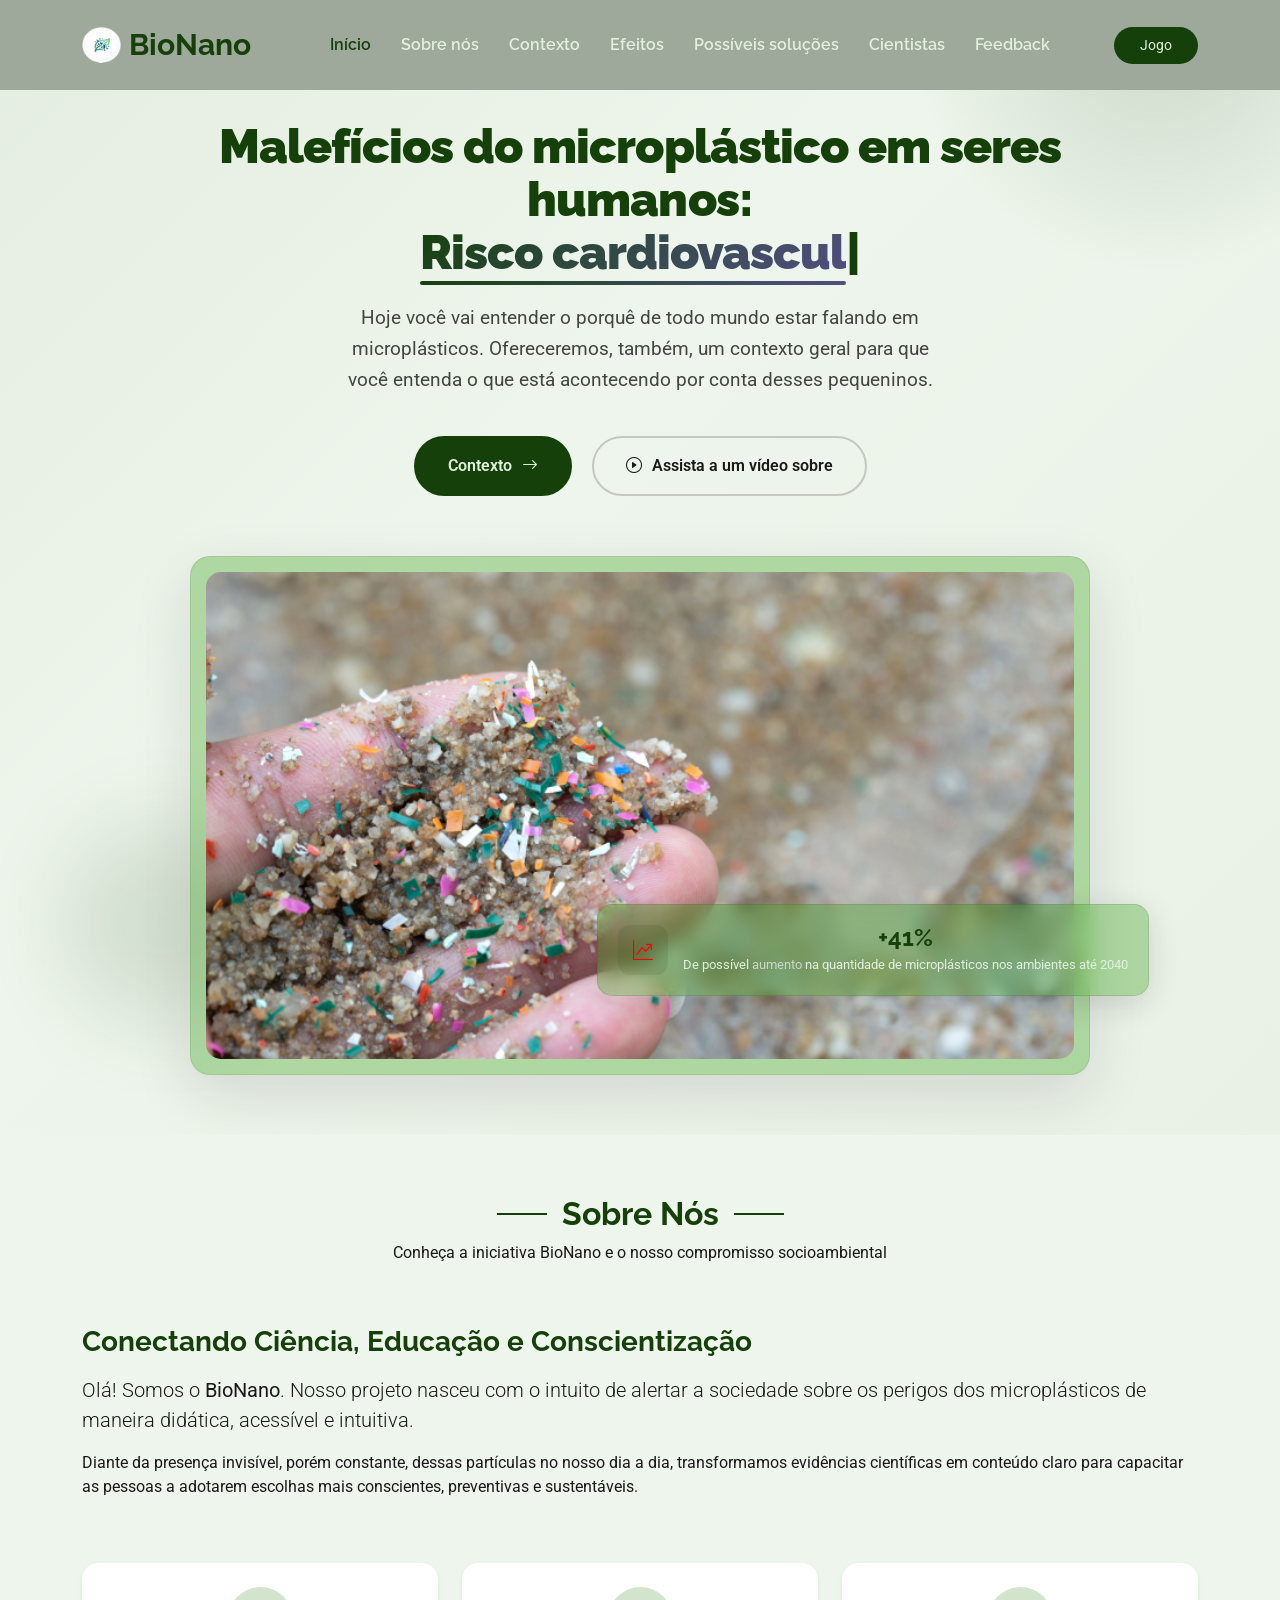
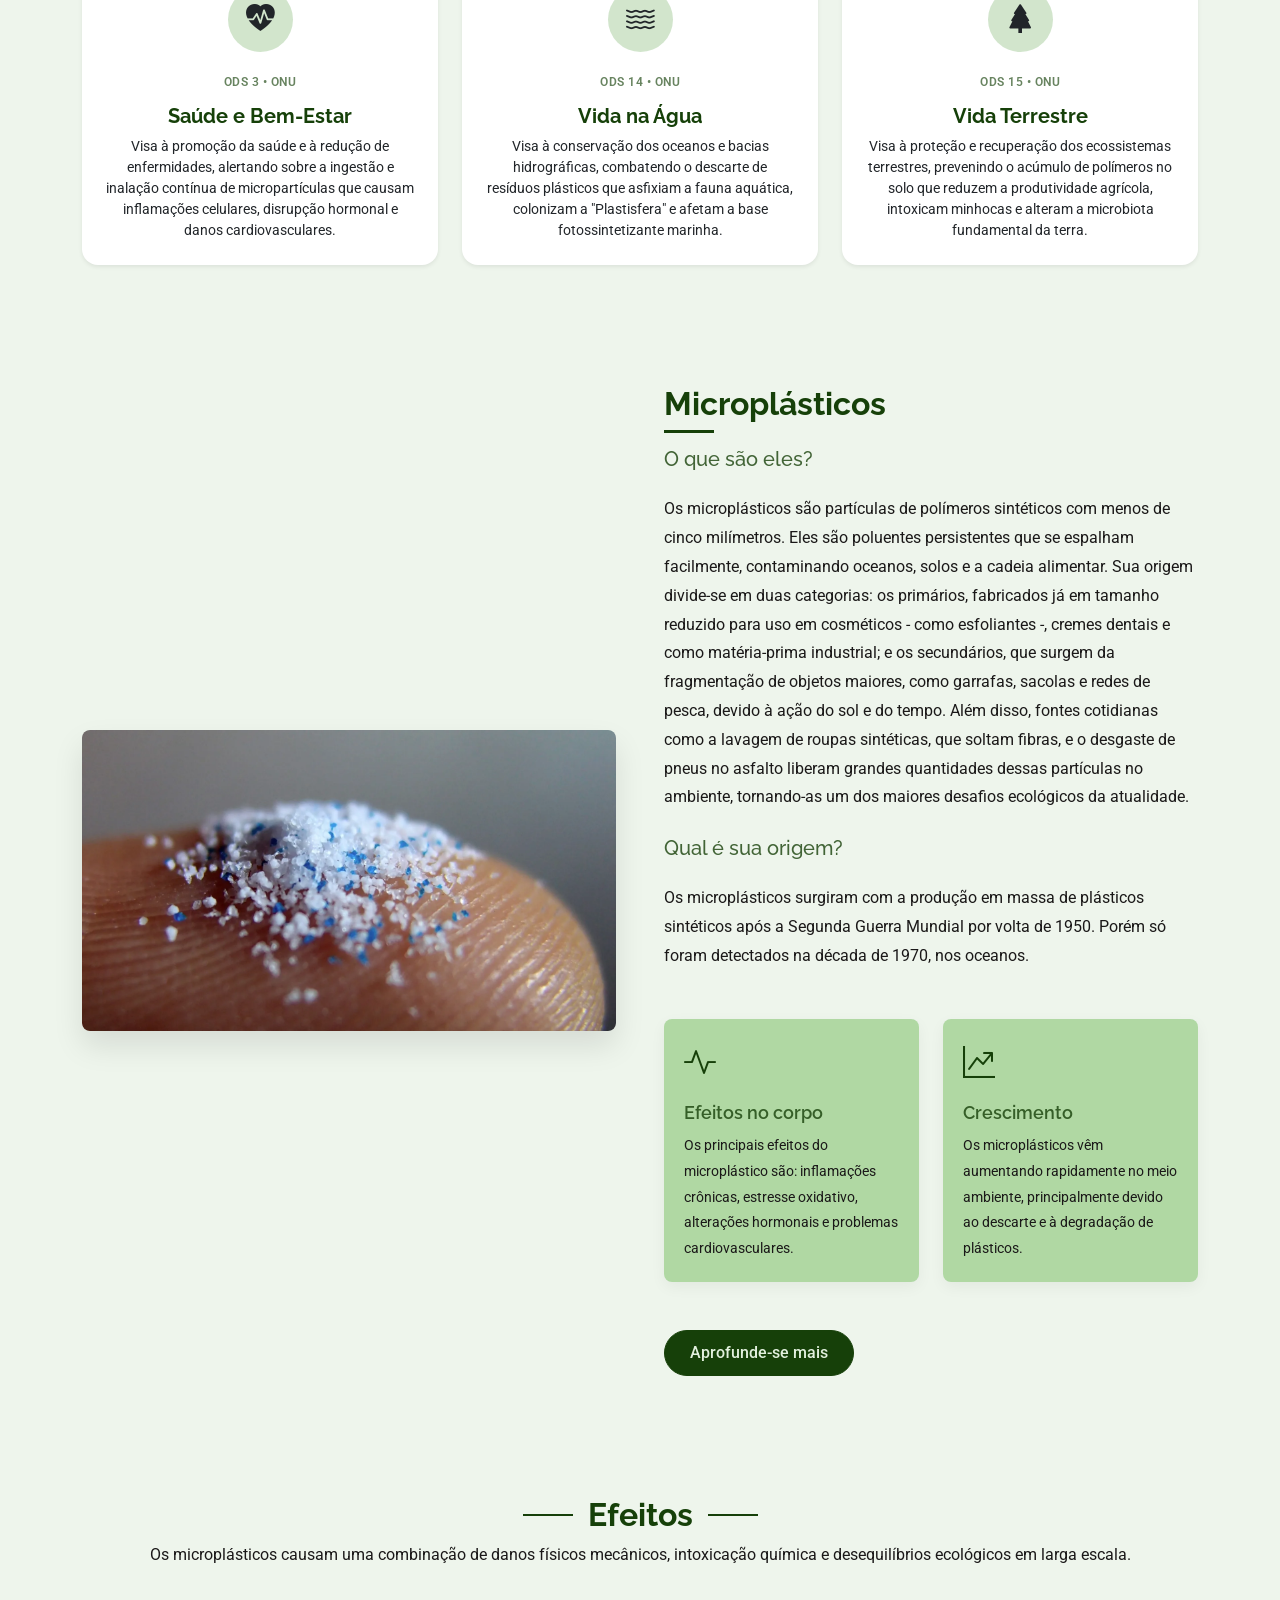
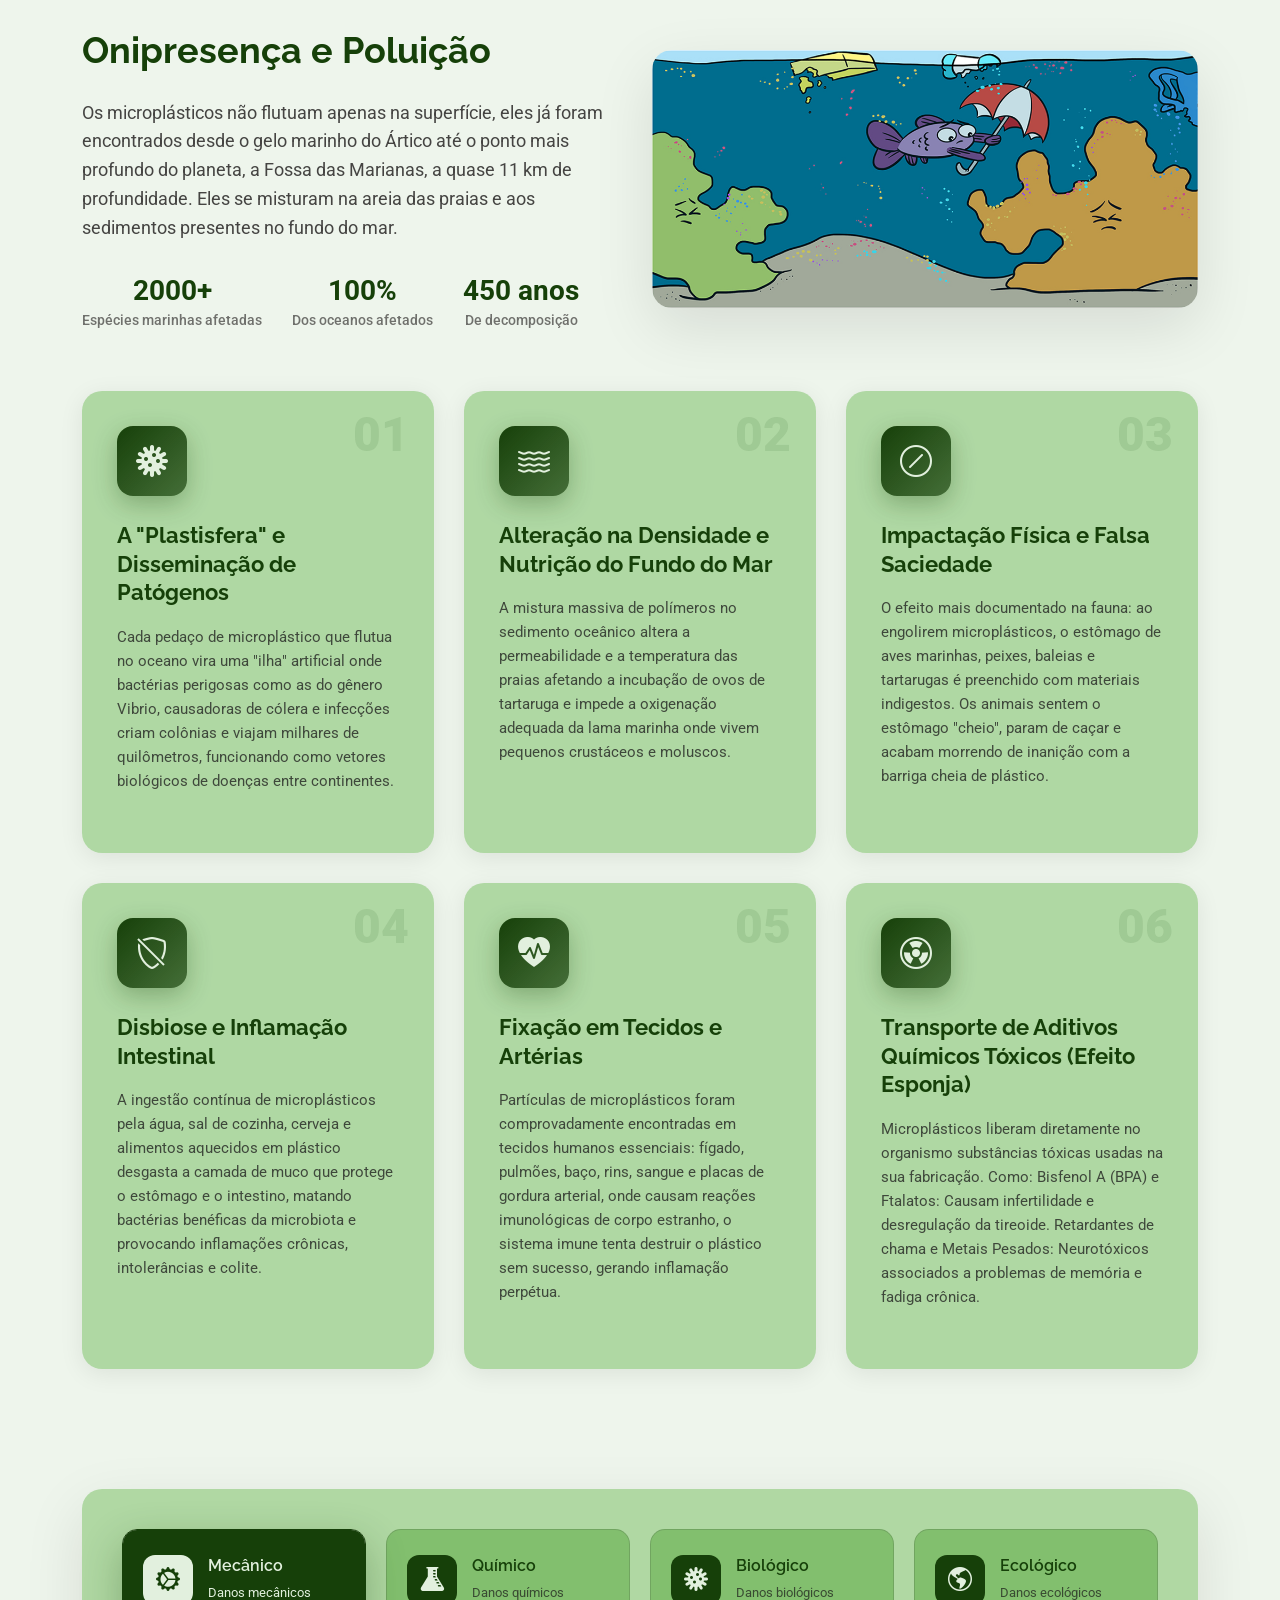
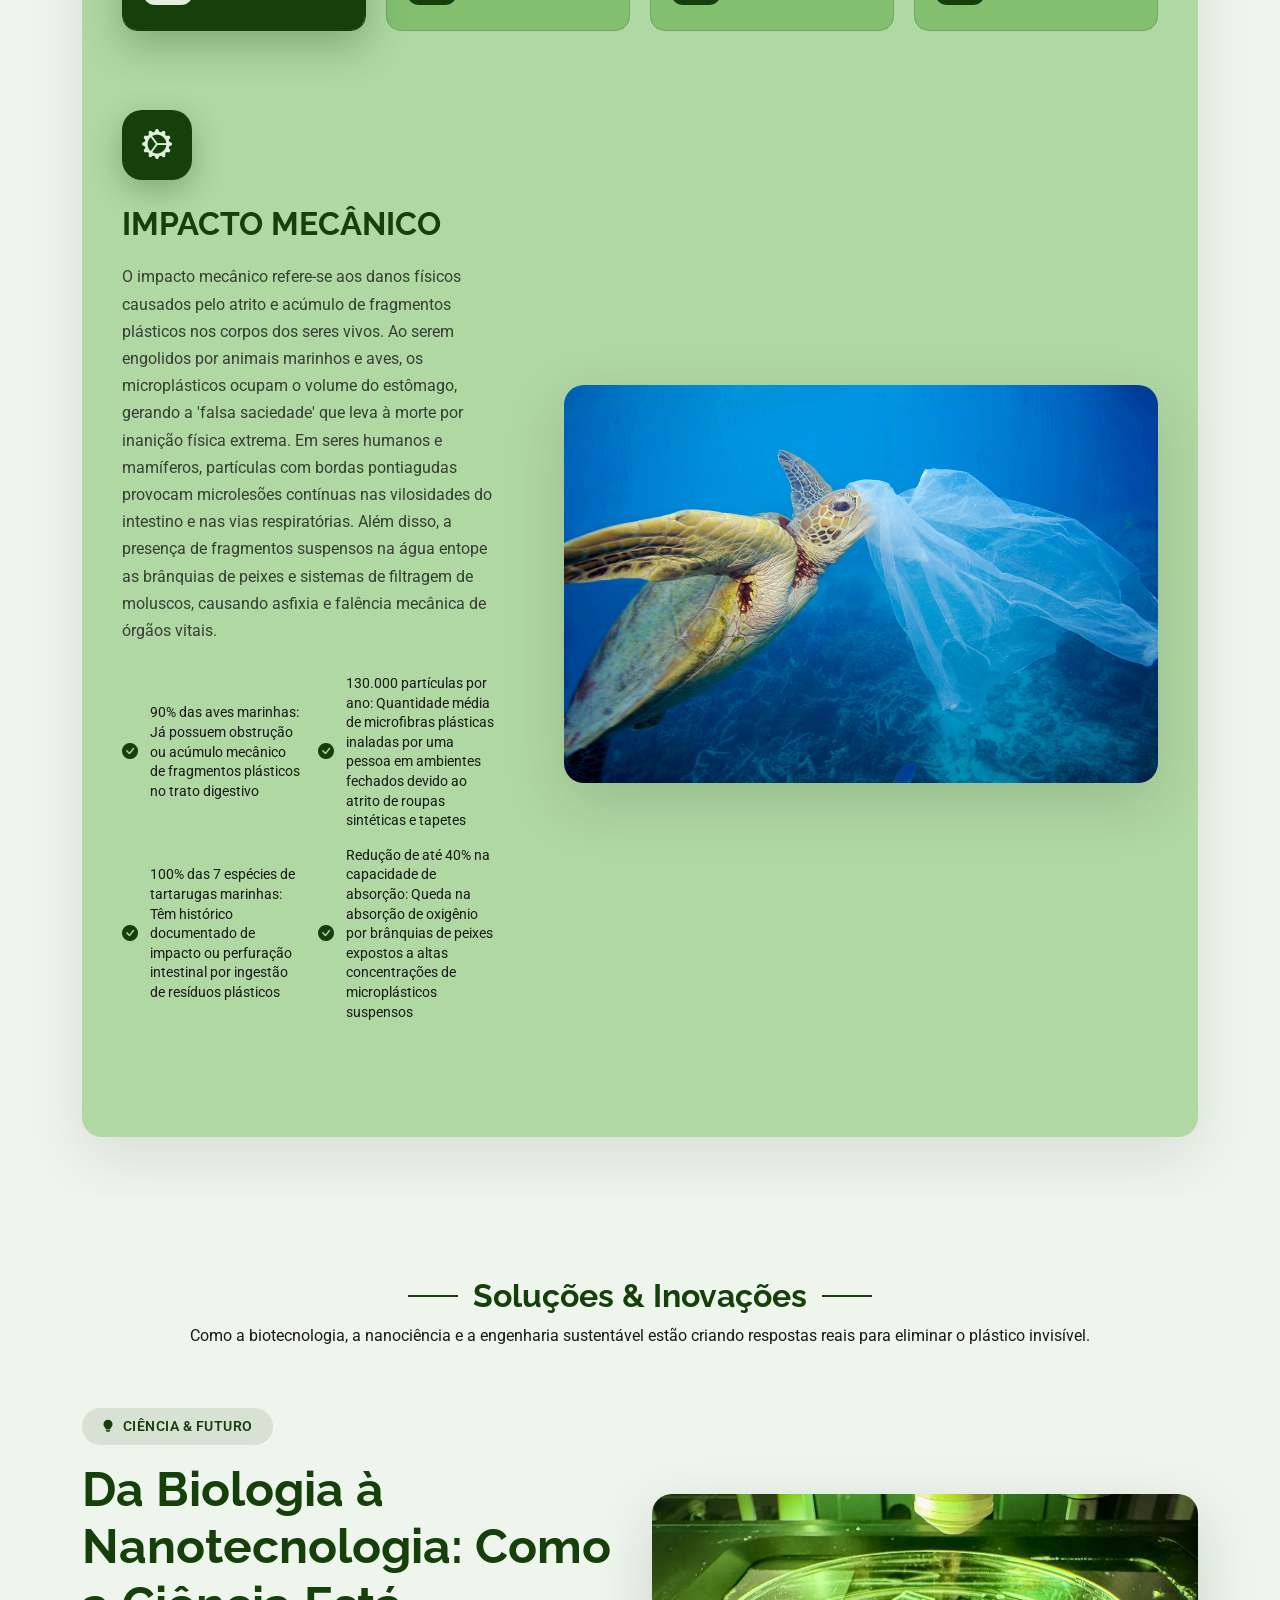
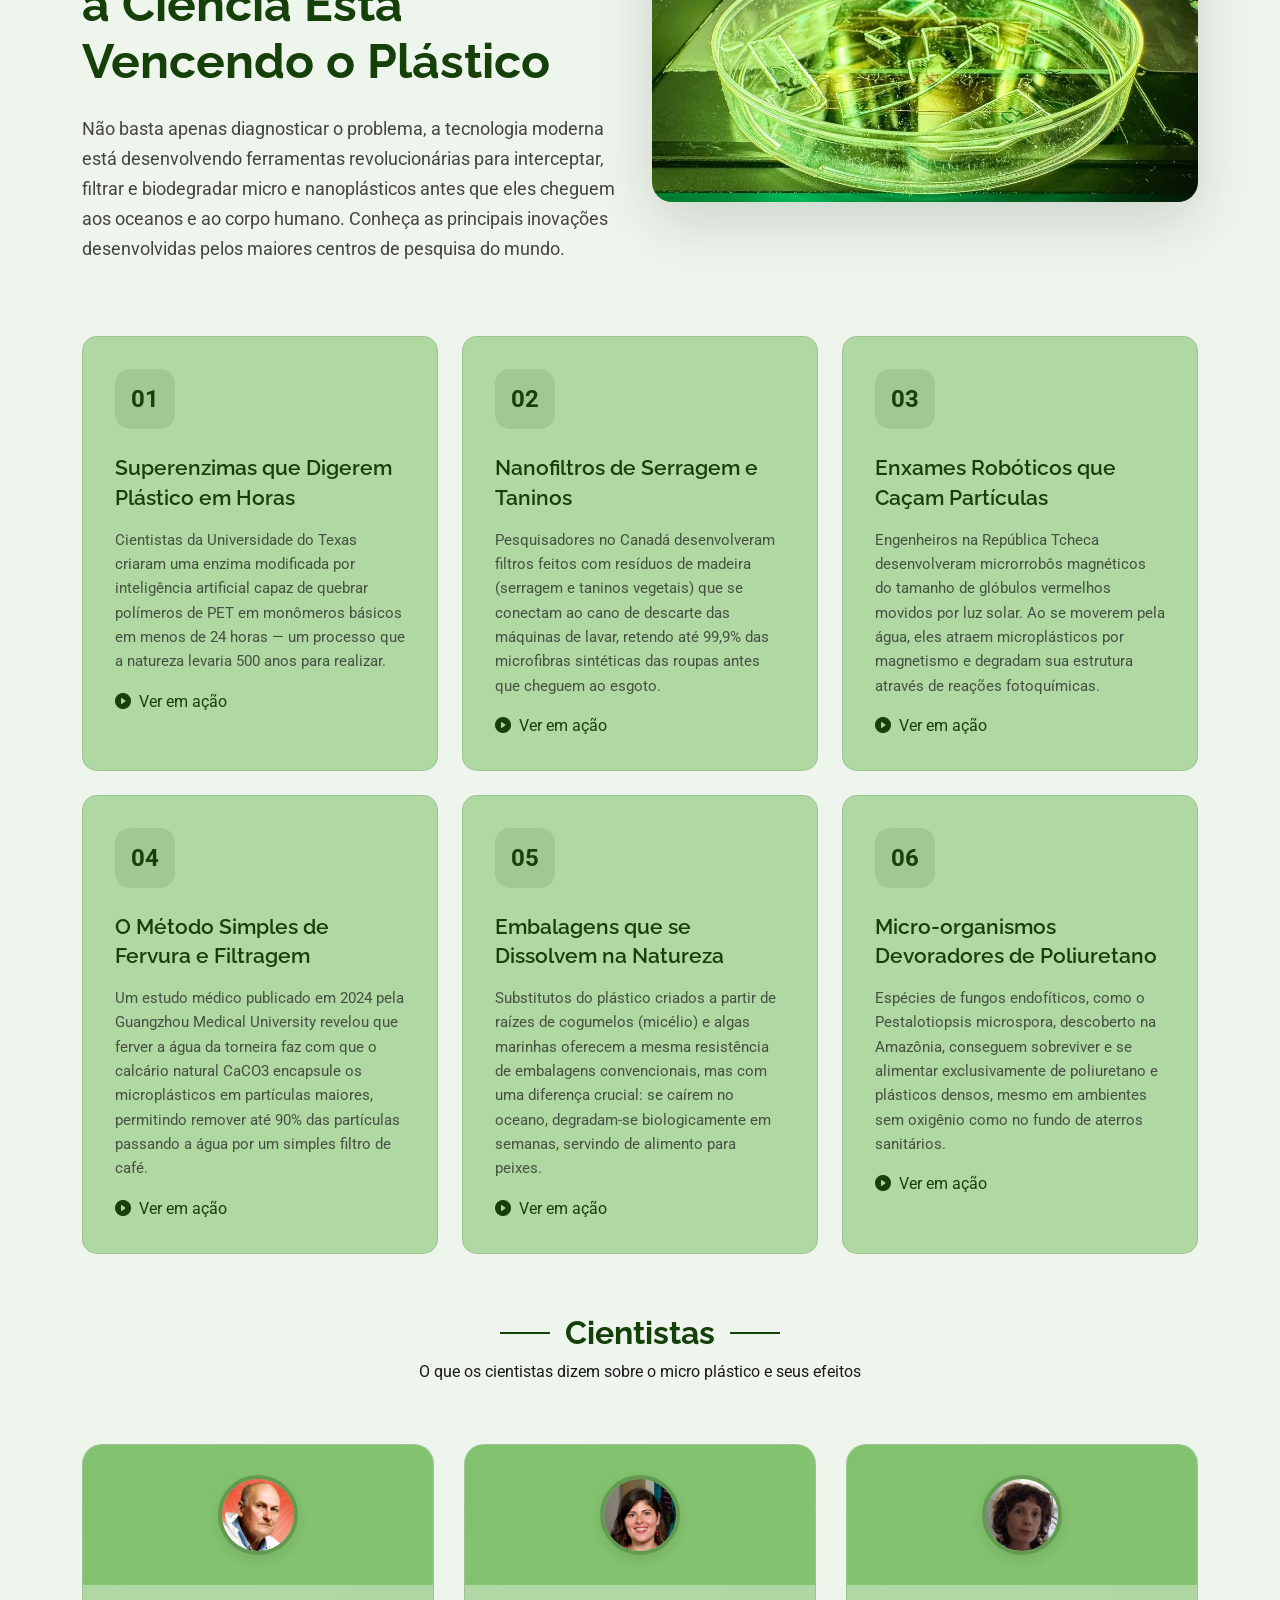
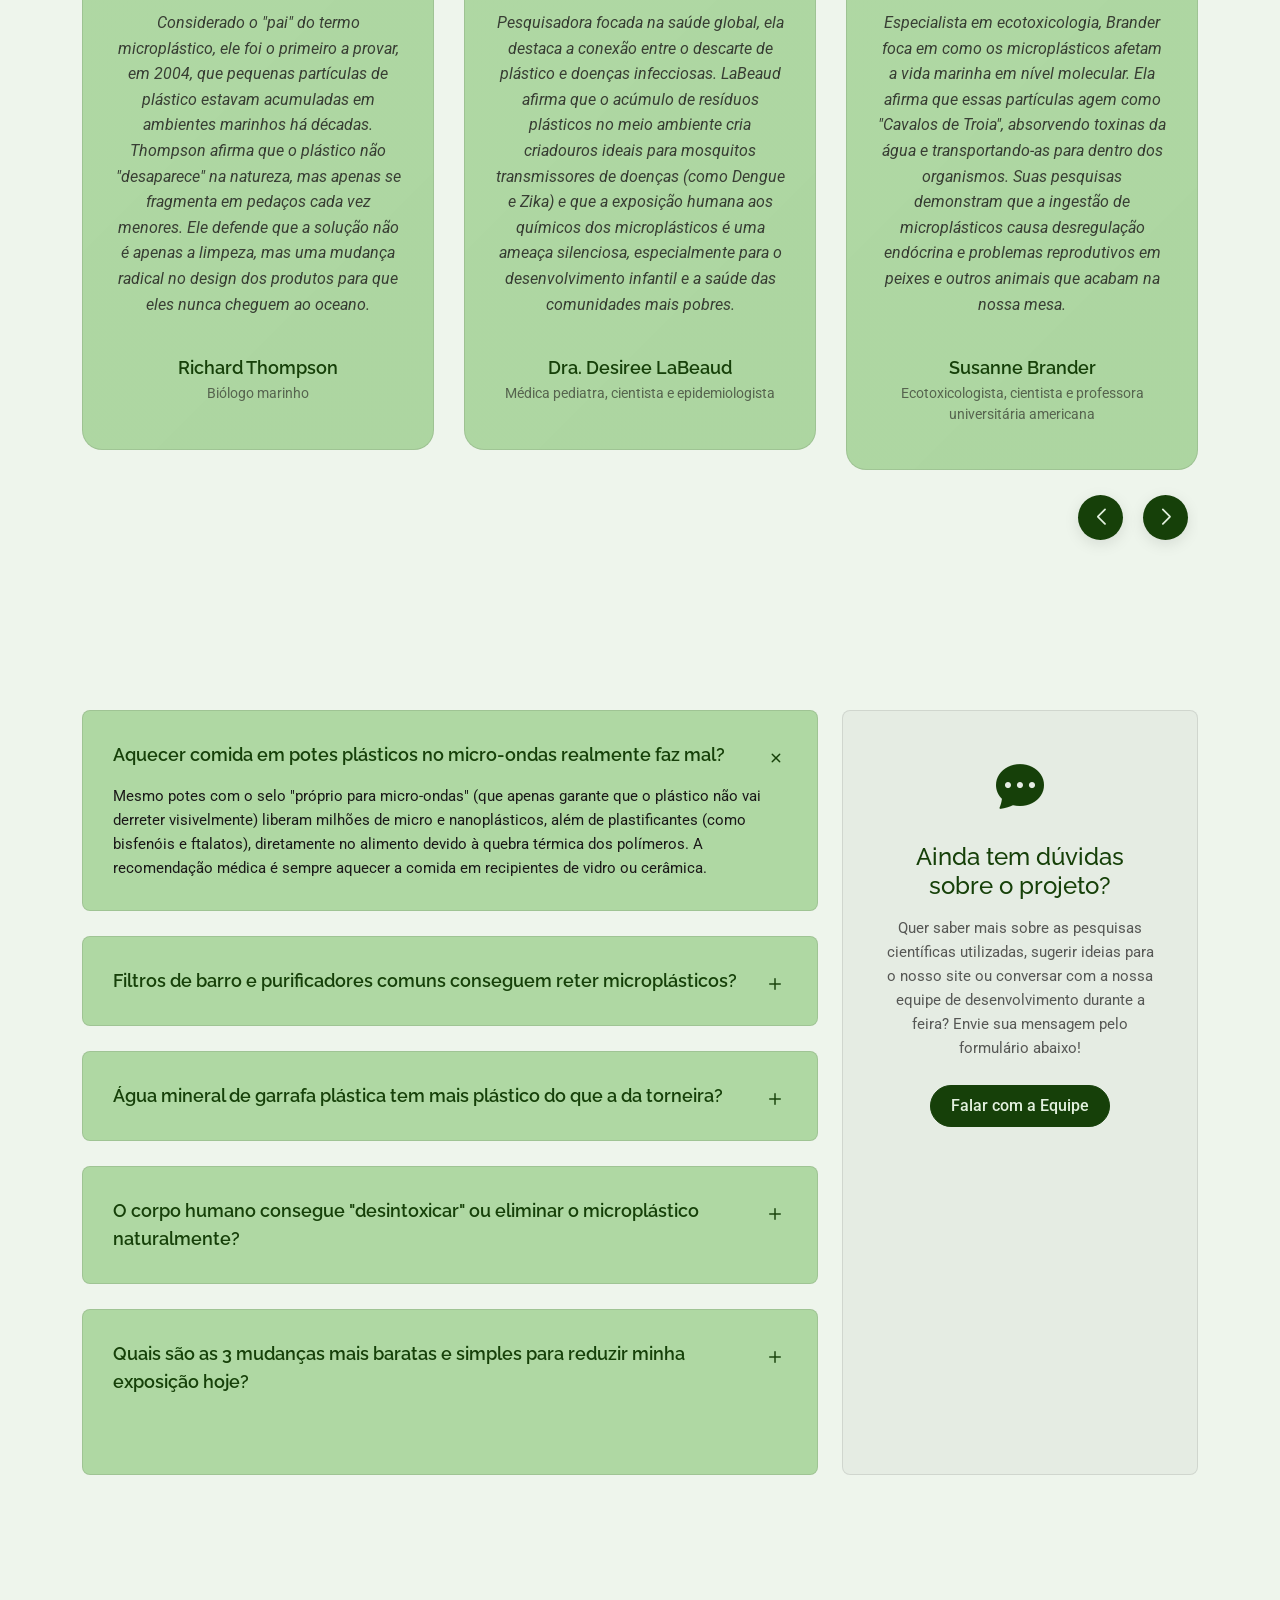
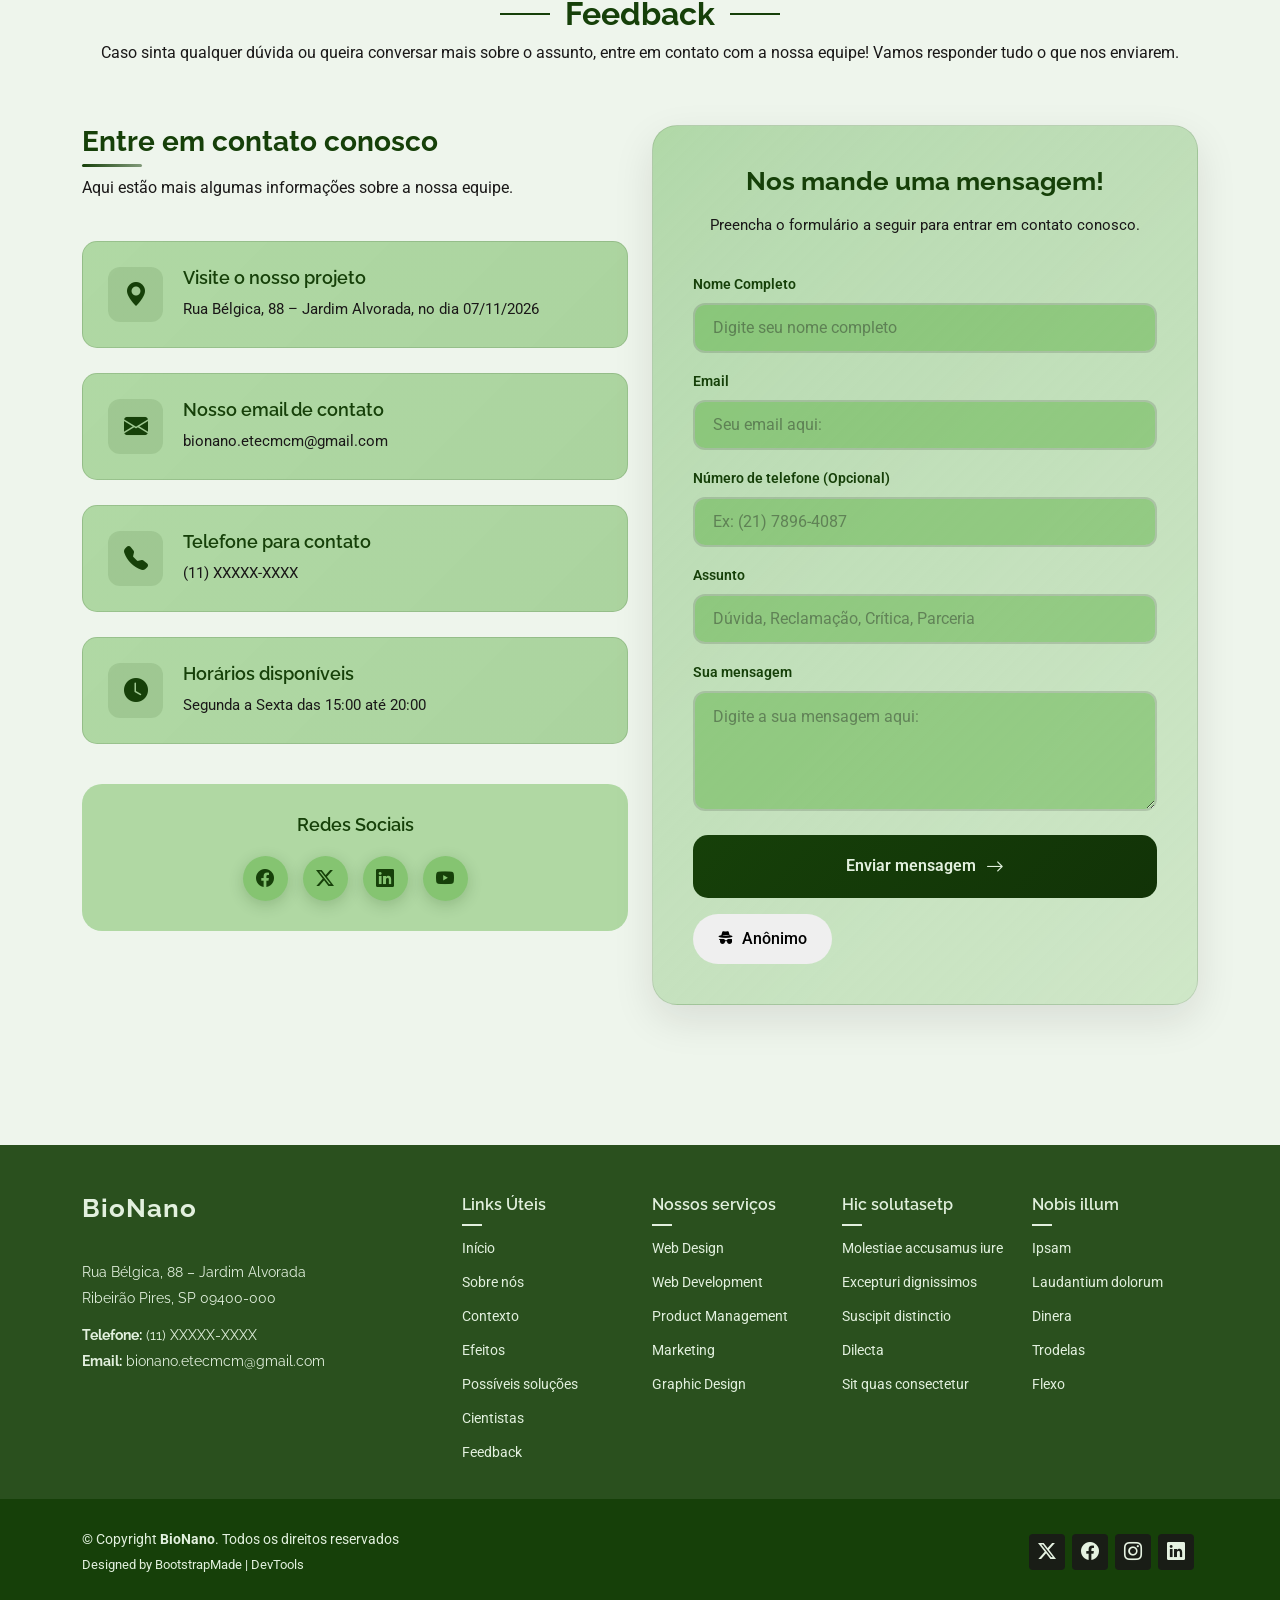
<file: index.html>
<!DOCTYPE html>
<html lang="pt-br">

<head>
  <meta charset="utf-8">
  <meta content="width=device-width, initial-scale=1.0" name="viewport">
  <title>BioNano</title>
  <meta name="description"
    content="BioNano: Conheça os impactos dos microplásticos na saúde e no meio ambiente, além das soluções biotecnológicas inovadoras.">
  <meta name="keywords" content="Microplásticos, Nanoplásticos, Biotecnologia, Saúde, Poluição, Meio Ambiente">

  <!-- Favicons -->
  <link href="assets/img/BioNano-Logo.png" rel="icon">
  <link href="assets/img/BioNano-Logo.png" rel="apple-touch-icon">

  <!-- Fonts -->
  <link href="https://fonts.googleapis.com" rel="preconnect">
  <link href="https://fonts.gstatic.com" rel="preconnect" crossorigin>
  <link
    href="https://fonts.googleapis.com/css2?family=Roboto:ital,wght@0,100;0,300;0,400;0,500;0,700;0,900;1,100;1,300;1,400;1,500;1,700;1,900&family=Raleway:ital,wght@0,100;0,200;0,300;0,400;0,500;0,600;0,700;0,800;0,900;1,100;1,200;1,300;1,400;1,500;1,600;1,700;1,800;1,900&display=swap"
    rel="stylesheet">

  <!-- Vendor CSS Files -->
  <link href="assets/vendor/bootstrap/css/bootstrap.min.css" rel="stylesheet">
  <link href="assets/vendor/bootstrap-icons/bootstrap-icons.css" rel="stylesheet">
  <link href="assets/vendor/aos/aos.css" rel="stylesheet">
  <link href="assets/vendor/glightbox/css/glightbox.min.css" rel="stylesheet">
  <link href="assets/vendor/swiper/swiper-bundle.min.css" rel="stylesheet">

  <!-- Main CSS File -->
  <link href="assets/css/main.css" rel="stylesheet">

  <!-- =======================================================
  * Template Name: Instant
  * Template URL: https://bootstrapmade.com/newtemplate-bootstrap-website-template/
  * Updated: Jul 07 2025 with Bootstrap v5.3.7
  * Author: BootstrapMade.com
  * License: https://bootstrapmade.com/license/
  ======================================================== -->
</head>

<body class="index-page">

  <header id="header" class="header d-flex align-items-center fixed-top">
    <div class="container position-relative d-flex align-items-center justify-content-between">

      <a href="index.html" class="logo d-flex align-items-center me-auto me-xl-0">
        <img src="assets/img/BioNano-Frente.png" alt="">
        <h1 class="sitename">BioNano</h1>
      </a>

      <nav id="navmenu" class="navmenu">
        <ul>
          <li><a href="#hero" class="active">Início</a></li>
          <li><a href="#sobre-nos">Sobre nós</a></li>
          <li><a href="#about">Contexto</a></li>
          <li><a href="#features">Efeitos</a></li>
          <li><a href="#services">Possíveis soluções</a></li>
          <li><a href="#testimonials">Cientistas</a></li>
          <li><a href="#contact">Feedback</a></li>
        </ul>
        <i class="mobile-nav-toggle d-xl-none bi bi-list"></i>
      </nav>

      <a class="btn-getstarted" href="jogo.html">Jogo</a>

    </div>
  </header>

  <main class="main">

    <!-- Hero Section -->
    <section id="hero" class="hero section">
      <div class="container">
        <div class="hero-wrapper">

          <div class="hero-main-content text-center">
            <h1 class="hero-title" data-aos="zoom-in" data-aos-delay="200">
              Malefícios do microplástico em seres humanos:<br>
              <span class="typed"
                data-typed-items="Risco cardiovascular aumentado, Desregulação hormonal e metabólica, Penetração celular, Danos mitocondriais, Disfunção do microbioma intestinal, Transgressão de barreiras biológicas"></span>
            </h1>


            <p class="hero-description" data-aos="fade-up" data-aos-delay="300">
              Hoje você vai entender o porquê de todo mundo estar falando em microplásticos. Ofereceremos, também, um
              contexto geral para que você entenda o que está acontecendo por conta desses pequeninos.
            </p>

            <div class="hero-actions" data-aos="fade-up" data-aos-delay="400">
              <a href="#about" class="action-btn primary">
                <span>Contexto</span>
                <i class="bi bi-arrow-right"></i>
              </a>
              <a href="https://youtu.be/4Yqe2j2Iw-Q?si=FF55DqOaoR0KlWuZ" class="action-btn secondary glightbox">
                <i class="bi bi-play-circle"></i>
                <span>Assista a um vídeo sobre</span>
              </a>
            </div>

            <div class="hero-image-showcase" data-aos="fade-up" data-aos-delay="500">
              <div class="image-wrapper">
                <img src="assets/img/about/microplasticoExemplo.jpg" class="img-fluid" alt="Strategic Overview">
                <div class="floating-card card-2" data-aos="fade-left" data-aos-delay="700">
                  <div class="card-content">
                    <div class="card-icon">
                      <i class="bi bi-graph-up-arrow" style="color: rgb(255, 0, 0)"></i>
                    </div>
                    <div class="card-info">
                      <h4>+<span data-purecounter-start="0" data-purecounter-end="50" class="purecounter"></span>%</h4>
                      <p>De possível <span>aumento</span> na quantidade de microplásticos nos ambientes até 2040</p>
                    </div>
                  </div>
                </div>
              </div>
            </div>

          </div>

        </div>
      </div>
    </section><!-- /Hero Section -->

    <!-- Sobre Nós Section -->
    <section id="sobre-nos" class="sobre-nos section">
      <div class="container section-title" data-aos="fade-up">
        <h2>Sobre Nós</h2>
        <p>Conheça a iniciativa BioNano e o nosso compromisso socioambiental</p>
      </div>

      <div class="container" data-aos="fade-up" data-aos-delay="100">

        <!-- Texto de Apresentação -->
        <div class="row align-items-center mb-5">
          <div class="col-lg-12" data-aos="fade-right" data-aos-delay="200">
            <div class="content">
              <h3 class="fw-bold mb-3">Conectando Ciência, Educação e Conscientização</h3>
              <p class="lead mb-3">
                Olá! Somos o <strong>BioNano</strong>. Nosso projeto nasceu com o intuito de alertar a sociedade sobre
                os perigos dos microplásticos de maneira didática, acessível e intuitiva.
              </p>
              <p>
                Diante da presença invisível, porém constante, dessas partículas no nosso dia a dia, transformamos
                evidências científicas em conteúdo claro para capacitar as pessoas a adotarem escolhas mais conscientes,
                preventivas e sustentáveis.
              </p>
            </div>
          </div>
        </div>

        <!-- Cards das 3 ODS -->
        <div class="row g-4 ods">

          <!-- ODS 3: Saúde e Bem-Estar -->
          <div class="col-lg-4 col-md-6" data-aos="fade-up" data-aos-delay="200">
            <div class="card border-0 shadow-sm rounded-4 p-4 text-center h-100 position-relative">
              <div class="d-inline-flex align-items-center justify-content-center rounded-circle mb-3 mx-auto img"
                style="width: 65px; height: 65px; font-size: 1.8rem;">
                <i class="bi bi-heart-pulse-fill"></i>
              </div>
              <span class="badge align-self-center px-3 py-2 mb-2 text-uppercase fw-semibold titulo"
                style="letter-spacing: 0.5px;">ODS 3 • ONU</span>
              <h5 class="fw-bold mb-2">Saúde e Bem-Estar</h5>
              <p class="small mb-0">
                Visa à promoção da saúde e à redução de enfermidades, alertando sobre a ingestão e inalação contínua de
                micropartículas que causam inflamações celulares, disrupção hormonal e danos cardiovasculares.
              </p>
            </div>
          </div>

          <!-- ODS 14: Vida na Água -->
          <div class="col-lg-4 col-md-6" data-aos="fade-up" data-aos-delay="300">
            <div class="card border-0 shadow-sm rounded-4 p-4 text-center h-100 position-relative">
              <div class="d-inline-flex align-items-center justify-content-center rounded-circle mb-3 mx-auto img"
                style="width: 65px; height: 65px; font-size: 1.8rem;">
                <i class="bi bi-water"></i>
              </div>
              <span class="badge align-self-center px-3 py-2 mb-2 text-uppercase fw-semibold titulo"
                style="letter-spacing: 0.5px;">ODS 14 • ONU</span>
              <h5 class="fw-bold mb-2">Vida na Água</h5>
              <p class="small mb-0">
                Visa à conservação dos oceanos e bacias hidrográficas, combatendo o descarte de resíduos plásticos que
                asfixiam a fauna aquática, colonizam a "Plastisfera" e afetam a base fotossintetizante marinha.
              </p>
            </div>
          </div>

          <!-- ODS 15: Vida Terrestre -->
          <div class="col-lg-4 col-md-6" data-aos="fade-up" data-aos-delay="400">
            <div class="card border-0 shadow-sm rounded-4 p-4 text-center h-100 position-relative">
              <div class="d-inline-flex align-items-center justify-content-center rounded-circle mb-3 mx-auto img"
                style="width: 65px; height: 65px; font-size: 1.8rem;">
                <i class="bi bi-tree-fill"></i>
              </div>
              <span class="badge align-self-center px-3 py-2 mb-2 text-uppercase fw-semibold titulo"
                style="letter-spacing: 0.5px;">ODS 15 • ONU</span>
              <h5 class="fw-bold mb-2">Vida Terrestre</h5>
              <p class="small mb-0">
                Visa à proteção e recuperação dos ecossistemas terrestres, prevenindo o acúmulo de polímeros no solo que
                reduzem a produtividade agrícola, intoxicam minhocas e alteram a microbiota fundamental da terra.
              </p>
            </div>
          </div>

        </div>

      </div>
    </section><!-- /Sobre Nós Section -->

    <!-- About Section -->
    <section id="about" class="about section">

      <div class="container" data-aos="fade-up" data-aos-delay="100">

        <div class="row align-items-center justify-content-between g-lg-5">
          <div class="col-lg-6" data-aos="fade-right" data-aos-delay="200">
            <div class="image-wrapper">
              <img src="assets/img/about/microplastico.png" class="img-fluid rounded" alt="About Us Image">
            </div>
          </div>

          <div class="col-lg-6" data-aos="fade-left" data-aos-delay="300">
            <div class="content">
              <h2 class="mb-4">Microplásticos</h2>
              <h5 class="mb-4">O que são eles?</h5>

              <p>Os microplásticos são partículas de polímeros sintéticos com menos de cinco milímetros. Eles são
                poluentes persistentes que se espalham facilmente, contaminando oceanos, solos e a cadeia alimentar. Sua
                origem divide-se em duas categorias: os primários, fabricados já em tamanho reduzido para uso em
                cosméticos - como esfoliantes -, cremes dentais e como matéria-prima industrial; e os secundários, que
                surgem da fragmentação de objetos maiores, como garrafas, sacolas e redes de pesca, devido à ação do sol
                e do tempo. Além disso, fontes cotidianas como a lavagem de roupas sintéticas, que soltam fibras, e o
                desgaste de pneus no asfalto liberam grandes quantidades dessas partículas no ambiente, tornando-as um
                dos maiores desafios ecológicos da atualidade.</p>

              <h5 class="mb-4">Qual é sua origem?</h5>

              <p>Os microplásticos surgiram com a produção em massa de plásticos sintéticos após a Segunda Guerra
                Mundial por volta de 1950. Porém só foram detectados na década de 1970, nos oceanos.</p>

              <div class="features-list mt-5" data-aos="fade-up" data-aos-delay="400">
                <div class="row g-4">
                  <div class="col-md-6">
                    <div class="feature-item">
                      <i class="bi bi-activity"></i>
                      <h5>Efeitos no corpo</h5>
                      <p>Os principais efeitos do microplástico são: inflamações crônicas, estresse oxidativo,
                        alterações hormonais e problemas cardiovasculares.</p>
                    </div>
                  </div>

                  <div class="col-md-6">
                    <div class="feature-item">
                      <i class="bi bi-graph-up-arrow"></i>
                      <h5>Crescimento</h5>
                      <p>Os microplásticos vêm aumentando rapidamente no meio ambiente, principalmente devido ao
                        descarte e à degradação de plásticos.</p>
                    </div>
                  </div>
                </div>
              </div>

              <div class="mt-5" data-aos="fade-up" data-aos-delay="600">
                <a href="index.html#features" class="btn btn-primary me-3">Aprofunde-se mais</a>
              </div>
            </div>
          </div>
        </div>

      </div>

    </section><!-- /About Section -->

    <!-- Features Section -->
    <section id="features" class="features section">

      <!-- Section Title -->
      <div class="container section-title" data-aos="fade-up">
        <h2>Efeitos</h2>
        <p>Os microplásticos causam uma combinação de danos físicos mecânicos, intoxicação química e desequilíbrios
          ecológicos em larga escala.</p>
      </div><!-- End Section Title -->

      <div class="container" data-aos="fade-up" data-aos-delay="100">

        <div class="row align-items-center mb-5">
          <div class="col-lg-6" data-aos="fade-right" data-aos-delay="150">
            <div class="intro-content">
              <h2>Onipresença e Poluição</h2>
              <p>Os microplásticos não flutuam apenas na superfície, eles já foram encontrados desde o gelo marinho do
                Ártico até o ponto mais profundo do planeta, a Fossa das Marianas, a quase 11 km de profundidade. Eles
                se misturam na areia das praias e aos sedimentos presentes no fundo do mar.</p>
              <div class="feature-stats">
                <div class="stat-item">
                  <span class="stat-number">2000+</span>
                  <span class="stat-label">Espécies marinhas afetadas</span>
                </div>
                <div class="stat-item">
                  <span class="stat-number">100%</span>
                  <span class="stat-label">Dos oceanos afetados</span>
                </div>
                <div class="stat-item">
                  <span class="stat-number">450 anos</span>
                  <span class="stat-label">De decomposição</span>
                </div>
              </div>
            </div>
          </div>
          <div class="col-lg-6" data-aos="fade-left" data-aos-delay="200">
            <div class="intro-image">
              <img src="assets/img/features/QuadrinhoMicroplastico.png" alt="Features" class="img-fluid">
            </div>
          </div>
        </div>

        <div class="features-grid">
          <div class="feature-item" data-aos="flip-up" data-aos-delay="250">
            <div class="feature-number">01</div>
            <div class="feature-content">
              <div class="feature-icon">
                <i class="bi bi-virus"></i>
              </div>
              <h4>A "Plastisfera" e Disseminação de Patógenos</h4>
              <p>Cada pedaço de microplástico que flutua no oceano vira uma "ilha" artificial onde bactérias perigosas
                como as do gênero Vibrio, causadoras de cólera e infecções criam colônias e viajam milhares de
                quilômetros, funcionando como vetores biológicos de doenças entre continentes.</p>
            </div>
          </div>

          <div class="feature-item" data-aos="flip-up" data-aos-delay="300">
            <div class="feature-number">02</div>
            <div class="feature-content">
              <div class="feature-icon">
                <i class="bi bi-water"></i>
              </div>
              <h4>Alteração na Densidade e Nutrição do Fundo do Mar</h4>
              <p>A mistura massiva de polímeros no sedimento oceânico altera a permeabilidade e a temperatura das praias
                afetando a incubação de ovos de tartaruga e impede a oxigenação adequada da lama marinha onde vivem
                pequenos crustáceos e moluscos.</p>
            </div>
          </div>

          <div class="feature-item" data-aos="flip-up" data-aos-delay="350">
            <div class="feature-number">03</div>
            <div class="feature-content">
              <div class="feature-icon">
                <i class="bi bi-slash-circle"></i>
              </div>
              <h4>Impactação Física e Falsa Saciedade</h4>
              <p>O efeito mais documentado na fauna: ao engolirem microplásticos, o estômago de aves marinhas, peixes,
                baleias e tartarugas é preenchido com materiais indigestos. Os animais sentem o estômago "cheio", param
                de caçar e acabam morrendo de inanição com a barriga cheia de plástico.</p>
            </div>
          </div>

          <div class="feature-item" data-aos="flip-up" data-aos-delay="400">
            <div class="feature-number">04</div>
            <div class="feature-content">
              <div class="feature-icon">
                <i class="bi bi-shield-slash"></i>
              </div>
              <h4>Disbiose e Inflamação Intestinal</h4>
              <p>A ingestão contínua de microplásticos pela água, sal de cozinha, cerveja e alimentos aquecidos em
                plástico desgasta a camada de muco que protege o estômago e o intestino, matando bactérias benéficas da
                microbiota e provocando inflamações crônicas, intolerâncias e colite.</p>
            </div>
          </div>

          <div class="feature-item" data-aos="flip-up" data-aos-delay="450">
            <div class="feature-number">05</div>
            <div class="feature-content">
              <div class="feature-icon">
                <i class="bi bi-heart-pulse-fill"></i>
              </div>
              <h4>Fixação em Tecidos e Artérias</h4>
              <p>Partículas de microplásticos foram comprovadamente encontradas em tecidos humanos essenciais: fígado,
                pulmões, baço, rins, sangue e placas de gordura arterial, onde causam reações imunológicas de corpo
                estranho, o sistema imune tenta destruir o plástico sem sucesso, gerando inflamação perpétua.</p>
            </div>
          </div>

          <div class="feature-item" data-aos="flip-up" data-aos-delay="500">
            <div class="feature-number">06</div>
            <div class="feature-content">
              <div class="feature-icon">
                <i class="bi bi-radioactive"></i>
              </div>
              <h4>Transporte de Aditivos Químicos Tóxicos (Efeito Esponja)</h4>
              <p>Microplásticos liberam diretamente no organismo substâncias tóxicas usadas na sua fabricação.
                Como: Bisfenol A (BPA) e Ftalatos: Causam infertilidade e desregulação da tireoide.
                Retardantes de chama e Metais Pesados: Neurotóxicos associados a problemas de memória e fadiga crônica.
              </p>
            </div>
          </div>
        </div>

      </div>

    </section><!-- /Features Section -->

    <!-- Features Tabs Section -->
    <section id="features-tabs" class="features-tabs section">

      <div class="container" data-aos="fade-up" data-aos-delay="100">

        <div class="tabs-wrapper">
          <ul class="nav nav-tabs" data-aos="fade-up" data-aos-delay="100">

            <li class="nav-item">
              <a class="nav-link active show" data-bs-toggle="tab" data-bs-target="#features-tabs-tab-1">
                <div class="tab-icon">
                  <i class="bi bi-gear-wide-connected"></i>
                </div>
                <div class="tab-content">
                  <h5>Mecânico</h5>
                  <span>Danos mecânicos</span>
                </div>
              </a>
            </li><!-- End tab nav item -->

            <li class="nav-item">
              <a class="nav-link" data-bs-toggle="tab" data-bs-target="#features-tabs-tab-2">
                <div class="tab-icon">
                  <i class="bi bi-flask-fill"></i>
                </div>
                <div class="tab-content">
                  <h5>Químico</h5>
                  <span>Danos químicos</span>
                </div>
              </a>
            </li><!-- End tab nav item -->

            <li class="nav-item">
              <a class="nav-link" data-bs-toggle="tab" data-bs-target="#features-tabs-tab-3">
                <div class="tab-icon">
                  <i class="bi bi-virus"></i>
                </div>
                <div class="tab-content">
                  <h5>Biológico</h5>
                  <span>Danos biológicos</span>
                </div>
              </a>
            </li><!-- End tab nav item -->

            <li class="nav-item">
              <a class="nav-link" data-bs-toggle="tab" data-bs-target="#features-tabs-tab-4">
                <div class="tab-icon">
                  <i class="bi bi-globe-americas"></i>
                </div>
                <div class="tab-content">
                  <h5>Ecológico</h5>
                  <span>Danos ecológicos</span>
                </div>
              </a>
            </li><!-- End tab nav item -->

          </ul>

          <div class="tab-content" data-aos="fade-up" data-aos-delay="200">

            <div class="tab-pane fade active show" id="features-tabs-tab-1">
              <div class="row align-items-center">

                <div class="col-lg-5">
                  <div class="content-wrapper">
                    <div class="icon-badge">
                      <i class="bi bi-gear-wide-connected"></i>
                    </div>
                    <h3>IMPACTO MECÂNICO</h3>
                    <p>O impacto mecânico refere-se aos danos físicos causados pelo atrito e acúmulo de fragmentos
                      plásticos nos corpos dos seres vivos. Ao serem engolidos por animais marinhos e aves, os
                      microplásticos ocupam o volume do estômago, gerando a 'falsa saciedade' que leva à morte por
                      inanição física extrema. Em seres humanos e mamíferos, partículas com bordas pontiagudas provocam
                      microlesões contínuas nas vilosidades do intestino e nas vias respiratórias. Além disso, a
                      presença de fragmentos suspensos na água entope as brânquias de peixes e sistemas de filtragem de
                      moluscos, causando asfixia e falência mecânica de órgãos vitais.</p>

                    <div class="feature-grid">
                      <div class="feature-item">
                        <i class="bi bi-check-circle-fill"></i>
                        <span>90% das aves marinhas: Já possuem obstrução ou acúmulo mecânico de fragmentos plásticos no
                          trato digestivo</span>
                      </div>
                      <div class="feature-item">
                        <i class="bi bi-check-circle-fill"></i>
                        <span>130.000 partículas por ano: Quantidade média de microfibras plásticas inaladas por uma
                          pessoa em ambientes fechados devido ao atrito de roupas sintéticas e tapetes</span>
                      </div>
                      <div class="feature-item">
                        <i class="bi bi-check-circle-fill"></i>
                        <span>100% das 7 espécies de tartarugas marinhas: Têm histórico documentado de impacto ou
                          perfuração intestinal por ingestão de resíduos plásticos</span>
                      </div>
                      <div class="feature-item">
                        <i class="bi bi-check-circle-fill"></i>
                        <span>Redução de até 40% na capacidade de absorção: Queda na absorção de oxigênio por brânquias
                          de peixes expostos a altas concentrações de microplásticos suspensos</span>
                      </div>
                    </div>
                  </div>
                </div>

                <div class="col-lg-7">
                  <div class="visual-content">
                    <div class="main-image">
                      <img src="assets/img/features/mecanico.jpg" alt="" class="img-fluid">
                    </div>
                  </div>
                </div>

              </div>
            </div><!-- End tab content item -->

            <div class="tab-pane fade" id="features-tabs-tab-2">
              <div class="row align-items-center">

                <div class="col-lg-5">
                  <div class="content-wrapper">
                    <div class="icon-badge">
                      <i class="bi bi-flask-fill"></i>
                    </div>
                    <h3>IMPACTO QUÍMICO</h3>
                    <p>O plástico nunca é um polímero puro; ele é uma mistura complexa de aditivos químicos,
                      estabilizantes e plastificantes industriais. Quando fragmentado em microplásticos, sua área de
                      contato se multiplica, acelerando a liberação contínua de desreguladores endócrinos (como Bisfenol
                      A e Ftalatos) diretamente nos tecidos biológicos. Paralelamente, o plástico atua como um ímã
                      químico ('efeito esponja') no meio ambiente, absorvendo poluentes orgânicos altamente tóxicos que
                      estavam diluídos na água, como pesticidas agrícolas, agrotóxicos e metais pesados, transportando
                      essas substâncias concentradas para dentro de quem as ingerir.</p>

                    <div class="feature-grid">
                      <div class="feature-item">
                        <i class="bi bi-check-circle-fill"></i>
                        <span>+16.000 substâncias químicas: Número de compostos químicos catalogados na fabricação de
                          plásticos, sendo que mais de 4.200 são considerados altamente perigosos à saúde humana e ao
                          ambiente</span>
                      </div>
                      <div class="feature-item">
                        <i class="bi bi-check-circle-fill"></i>
                        <span>1.000.000 de vezes mais concentrado: Capacidade que um microplástico tem de concentrar
                          toxinas ambientais (como PCBs e DDT) em sua superfície em relação à água ao redor</span>
                      </div>
                      <div class="feature-item">
                        <i class="bi bi-check-circle-fill"></i>
                        <span>240.000 partículas plásticas por litro: Detectadas em água mineral engarrafada, liberando
                          aditivos químicos diretamente para o sistema digestivo humano</span>
                      </div>
                      <div class="feature-item">
                        <i class="bi bi-check-circle-fill"></i>
                        <span>Queda de até 50% na contagem espermática: Redução associada à exposição cumulativa a
                          disruptores endócrinos (ftalatos e BPA lixiviados de plásticos) nas últimas décadas</span>
                      </div>
                    </div>
                  </div>
                </div>

                <div class="col-lg-7">
                  <div class="visual-content">
                    <div class="main-image">
                      <img src="assets/img/features/quimico.jpg"
                        alt="Imagem com desenho de um peixe cercado de microplástico" class="img-fluid">
                    </div>
                  </div>
                </div>

              </div>
            </div><!-- End tab content item -->

            <div class="tab-pane fade" id="features-tabs-tab-3">
              <div class="row align-items-center">

                <div class="col-lg-5">
                  <div class="content-wrapper">
                    <div class="icon-badge">
                      <i class="bi bi-virus"></i>
                    </div>
                    <h3>IMPACTO BIOLÓGICO</h3>
                    <p>O impacto biológico opera no nível mais íntimo da vida: o celular e o genético. Enquanto
                      partículas maiores agem no trato digestivo, os nanoplásticos conseguem atravessar as membranas das
                      nossas células e transpor barreiras ultrassensíveis, como a barreira hematoencefálica (cérebro) e
                      a placenta humana. Uma vez dentro da célula, eles degradam as mitocôndrias e quebram fitas de DNA,
                      gerando inflamações crônicas e danos autoimunes. No ambiente, os microplásticos originam a
                      'Plastisfera' — biofilmes microscópicos que servem como incubadoras flutuantes para bactérias
                      patogênicas trocarem genes de resistência a antibióticos em alta velocidade.</p>

                    <div class="feature-grid">
                      <div class="feature-item">
                        <i class="bi bi-check-circle-fill"></i>
                        <span>4,5 vezes maior risco cardiovascular: Probabilidade aumentada de infarto, AVC ou morte em
                          pacientes com acúmulo de partículas micro/nanoplásticas nas placas das artérias</span>
                      </div>
                      <div class="feature-item">
                        <i class="bi bi-check-circle-fill"></i>
                        <span>100% de presença na placenta: Índice de contaminação por microplásticos detectado em todas
                          as 62 amostras de placentas humanas analisadas pela Universidade do Novo México</span>
                      </div>
                      <div class="feature-item">
                        <i class="bi bi-check-circle-fill"></i>
                        <span>Concentrações até 5.000 vezes maiores: Nível em que colônias de bactérias nocivas (como
                          Vibrio, causadoras de cólera e infecções) se concentram sobre a superfície de microplásticos
                          na 'Plastisfera' comparado à água aberta</span>
                      </div>
                      <div class="feature-item">
                        <i class="bi bi-check-circle-fill"></i>
                        <span>77% dos voluntários testados: Tiveram fragmentos de polímeros (PET, poliestireno e
                          polietileno) detectados diretamente na corrente sanguínea</span>
                      </div>
                    </div>
                  </div>
                </div>

                <div class="col-lg-7">
                  <div class="visual-content">
                    <div class="main-image">
                      <img src="assets/img/features/biologico.jpeg" alt="" class="img-fluid">
                    </div>
                  </div>
                </div>

              </div>
            </div><!-- End tab content item -->

            <div class="tab-pane fade" id="features-tabs-tab-4">
              <div class="row align-items-center">

                <div class="col-lg-5">
                  <div class="content-wrapper">
                    <div class="icon-badge">
                      <i class="bi bi-globe-americas"></i>
                    </div>
                    <h3>IMPACTO ECOLÓGICO</h3>
                    <p>O impacto ecológico é o reflexo sistêmico de todas essas agressões somadas em escala planetária.
                      Os microplásticos alteram as propriedades físicas do solo, prejudicando minhocas e fungos que
                      mantêm as terras agrícolas produtivas. Nos oceanos, ao intoxicarem o fitoplâncton marinho — a base
                      que sustenta toda a vida aquática e sequestra grande parte do carbono da atmosfera —, as
                      micropartículas enfraquecem a capacidade da Terra de regular o clima global. Através da
                      biomagnificação, o veneno ingerido pelo menor plâncton sobe a cadeia alimentar, concentrando
                      toxinas nos animais do topo da pirâmide e desestabilizando ecossistemas inteiros.</p>

                    <div class="feature-grid">
                      <div class="feature-item">
                        <i class="bi bi-check-circle-fill"></i>
                        <span>+2.000 espécies afetadas: Total documentado de espécies animais que sofrem diretamente com
                          a contaminação em cadeias tróficas marinhas e terrestres</span>
                      </div>
                      <div class="feature-item">
                        <i class="bi bi-check-circle-fill"></i>
                        <span>Queda de 20% a 45% na fotossíntese: Redução na capacidade de crescimento e absorção de CO2
                          do fitoplâncton marinho sob exposição a nanoplásticos concentrados</span>
                      </div>
                      <div class="feature-item">
                        <i class="bi bi-check-circle-fill"></i>
                        <span>Redução de 15% a 30% na biomassa do solo: Diminuição na atividade microbiológica e
                          fertilidade de solos agrícolas intensamente contaminados por microplásticos agrícolas</span>
                      </div>
                      <div class="feature-item">
                        <i class="bi bi-check-circle-fill"></i>
                        <span>US$ 2,5 trilhões por ano: Custo econômico e ecológico estimado em perda de serviços
                          ecossistêmicos marinhos devido à poluição plástica global</span>
                      </div>
                    </div>
                  </div>
                </div>

                <div class="col-lg-7">
                  <div class="visual-content">
                    <div class="main-image">
                      <img src="assets/img/features/ecologico.jpg" alt="" class="img-fluid">
                    </div>
                  </div>
                </div>

              </div>
            </div><!-- End tab content item -->

          </div>
        </div>

      </div>

    </section><!-- /Features Tabs Section -->

    <!-- Services Section -->
    <section id="services" class="services section">

      <!-- Section Title -->
      <div class="container section-title" data-aos="fade-up">
        <h2>Soluções & Inovações</h2>
        <p>Como a biotecnologia, a nanociência e a engenharia sustentável estão criando respostas reais para eliminar o
          plástico invisível.</p>
      </div><!-- End Section Title -->

      <div class="container" data-aos="fade-up" data-aos-delay="100">

        <div class="row align-items-center">
          <div class="col-lg-6">
            <div class="intro-content" data-aos="fade-right" data-aos-delay="100">
              <div class="section-badge mb-3" data-aos="zoom-in" data-aos-delay="50">
                <i class="bi bi-lightbulb-fill"></i>
                <span>CIÊNCIA & FUTURO</span>
              </div>
              <h2 class="section-heading mb-4">Da Biologia à Nanotecnologia: Como a Ciência Está Vencendo o Plástico
              </h2>
              <p class="section-description mb-4">Não basta apenas diagnosticar o problema, a tecnologia moderna está
                desenvolvendo ferramentas revolucionárias para interceptar, filtrar e biodegradar micro e nanoplásticos
                antes que eles cheguem aos oceanos e ao corpo humano. Conheça as principais inovações desenvolvidas
                pelos maiores centros de pesquisa do mundo.</p>
            </div>
          </div>
          <div class="col-lg-6">
            <div class="hero-visual" data-aos="fade-left" data-aos-delay="150">
              <img src="assets/img/features/nano.jpg" alt="Services" class="img-fluid">
            </div>
          </div>
        </div>

        <div class="services-grid mt-5">
          <div class="row g-4">
            <div class="col-lg-4 col-md-6" data-aos="fade-up" data-aos-delay="100">
              <div class="service-card">
                <div class="card-number">
                  <span>01</span>
                </div>
                <div class="card-content">
                  <h5 class="service-title">
                    Superenzimas que Digerem Plástico em Horas
                  </h5>
                  <p class="service-description">Cientistas da Universidade do Texas criaram uma enzima modificada por
                    inteligência artificial capaz de quebrar polímeros de PET em monômeros básicos em menos de 24 horas
                    — um processo que a natureza levaria 500 anos para realizar.</p>
                </div>
                <a href="https://www.youtube.com/watch?v=jXVSpuclZt4"
                  class="glightbox btn-video mt-3 d-inline-flex align-items-center gap-2">
                  <i class="bi bi-play-circle-fill"></i>
                  <span>Ver em ação</span>
                </a>
              </div>
            </div><!-- End Service Card -->

            <div class="col-lg-4 col-md-6" data-aos="fade-up" data-aos-delay="200">
              <div class="service-card">
                <div class="card-number">
                  <span>02</span>
                </div>
                <div class="card-content">
                  <h5 class="service-title">
                    Nanofiltros de Serragem e Taninos
                  </h5>
                  <p class="service-description">Pesquisadores no Canadá desenvolveram filtros feitos com resíduos de
                    madeira (serragem e taninos vegetais) que se conectam ao cano de descarte das máquinas de lavar,
                    retendo até 99,9% das microfibras sintéticas das roupas antes que cheguem ao esgoto.</p>
                </div>
                <a href="https://www.youtube.com/watch?v=jZLCIYgIR54"
                  class="glightbox btn-video mt-3 d-inline-flex align-items-center gap-2">
                  <i class="bi bi-play-circle-fill"></i>
                  <span>Ver em ação</span>
                </a>
              </div>
            </div><!-- End Service Card -->

            <div class="col-lg-4 col-md-6" data-aos="fade-up" data-aos-delay="300">
              <div class="service-card">
                <div class="card-number">
                  <span>03</span>
                </div>
                <div class="card-content">
                  <h5 class="service-title">
                    Enxames Robóticos que Caçam Partículas
                  </h5>
                  <p class="service-description"> Engenheiros na República Tcheca desenvolveram microrrobôs magnéticos
                    do tamanho de glóbulos vermelhos movidos por luz solar. Ao se moverem pela água, eles atraem
                    microplásticos por magnetismo e degradam sua estrutura através de reações fotoquímicas.</p>
                </div>
                <a href="https://www.youtube.com/watch?v=d0r54wuV1k4"
                  class="glightbox btn-video mt-3 d-inline-flex align-items-center gap-2">
                  <i class="bi bi-play-circle-fill"></i>
                  <span>Ver em ação</span>
                </a>
              </div>
            </div><!-- End Service Card -->

            <div class="col-lg-4 col-md-6" data-aos="fade-up" data-aos-delay="100">
              <div class="service-card">
                <div class="card-number">
                  <span>04</span>
                </div>
                <div class="card-content">
                  <h5 class="service-title">
                    O Método Simples de Fervura e Filtragem
                  </h5>
                  <p class="service-description">Um estudo médico publicado em 2024 pela Guangzhou Medical University
                    revelou que ferver a água da torneira faz com que o calcário natural CaCO3 encapsule os
                    microplásticos em partículas maiores, permitindo remover até 90% das partículas passando a água por
                    um simples filtro de café.</p>
                </div>
                <a href="https://www.youtube.com/watch?v=5aSyjlba2aA"
                  class="glightbox btn-video mt-3 d-inline-flex align-items-center gap-2">
                  <i class="bi bi-play-circle-fill"></i>
                  <span>Ver em ação</span>
                </a>
              </div>
            </div><!-- End Service Card -->

            <div class="col-lg-4 col-md-6" data-aos="fade-up" data-aos-delay="200">
              <div class="service-card">
                <div class="card-number">
                  <span>05</span>
                </div>
                <div class="card-content">
                  <h5 class="service-title">
                    Embalagens que se Dissolvem na Natureza
                  </h5>
                  <p class="service-description">Substitutos do plástico criados a partir de raízes de cogumelos
                    (micélio) e algas marinhas oferecem a mesma resistência de embalagens convencionais, mas com uma
                    diferença crucial: se caírem no oceano, degradam-se biologicamente em semanas, servindo de alimento
                    para peixes.</p>
                </div>
                <a href="https://www.youtube.com/watch?v=9cnk_feRdGo"
                  class="glightbox btn-video mt-3 d-inline-flex align-items-center gap-2">
                  <i class="bi bi-play-circle-fill"></i>
                  <span>Ver em ação</span>
                </a>
              </div>
            </div><!-- End Service Card -->

            <div class="col-lg-4 col-md-6" data-aos="fade-up" data-aos-delay="300">
              <div class="service-card">
                <div class="card-number">
                  <span>06</span>
                </div>
                <div class="card-content">
                  <h5 class="service-title">
                    Micro-organismos Devoradores de Poliuretano
                  </h5>
                  <p class="service-description">Espécies de fungos endofíticos, como o Pestalotiopsis microspora,
                    descoberto na Amazônia, conseguem sobreviver e se alimentar exclusivamente de poliuretano e
                    plásticos densos, mesmo em ambientes sem oxigênio como no fundo de aterros sanitários.</p>
                </div>
                <a href="https://www.youtube.com/watch?v=p-qKnQMjrvo"
                  class="glightbox btn-video mt-3 d-inline-flex align-items-center gap-2">
                  <i class="bi bi-play-circle-fill"></i>
                  <span>Ver em ação</span>
                </a>
              </div>
            </div><!-- End Service Card -->

          </div>
        </div>

      </div>



      <!-- Testimonials Section -->
      <section id="testimonials" class="testimonials section">

        <!-- Section Title -->
        <div class="container section-title" data-aos="fade-up">
          <h2>Cientistas</h2>
          <p>O que os cientistas dizem sobre o micro plástico e seus efeitos</p>
        </div><!-- End Section Title -->

        <div class="container" data-aos="fade-up" data-aos-delay="100">

          <div class="testimonial-slider swiper init-swiper">
            <script type="application/json" class="swiper-config">
            {
              "loop": true,
              "speed": 600,
              "autoplay": {
                "delay": 4000
              },
              "slidesPerView": 1,
              "spaceBetween": 30,
              "navigation": {
                "nextEl": ".swiper-button-next",
                "prevEl": ".swiper-button-prev"
              },
              "breakpoints": {
                "768": {
                  "slidesPerView": 2
                },
                "1200": {
                  "slidesPerView": 3
                }
              }
            }
          </script>

            <div class="swiper-wrapper">

              <!-- Testimonial Slide 1 -->
              <div class="swiper-slide">
                <div class="testimonial-item" data-aos="zoom-in" data-aos-delay="200">
                  <div class="testimonial-header">
                    <img src="assets/img/person/RichardThompson.png" alt="Client" class="img-fluid" loading="lazy">
                  </div>
                  <div class="testimonial-body">
                    <p>Considerado o "pai" do termo microplástico, ele foi o primeiro a provar, em 2004, que pequenas
                      partículas de plástico estavam acumuladas em ambientes marinhos há décadas. Thompson afirma que o
                      plástico não "desaparece" na natureza, mas apenas se fragmenta em pedaços cada vez menores. Ele
                      defende que a solução não é apenas a limpeza, mas uma mudança radical no design dos produtos para
                      que eles nunca cheguem ao oceano.</p>
                  </div>
                  <div class="testimonial-footer">
                    <h5>Richard Thompson</h5>
                    <span>Biólogo marinho</span>
                  </div>
                </div>
              </div><!-- End Testimonial Slide -->

              <!-- Testimonial Slide 2 -->
              <div class="swiper-slide">
                <div class="testimonial-item" data-aos="zoom-in" data-aos-delay="300">
                  <div class="testimonial-header">
                    <img src="assets/img/person/DesireeLaBeaud.png" alt="Client" class="img-fluid" loading="lazy">
                  </div>
                  <div class="testimonial-body">
                    <p>Pesquisadora focada na saúde global, ela destaca a conexão entre o descarte de plástico e doenças
                      infecciosas. LaBeaud afirma que o acúmulo de resíduos plásticos no meio ambiente cria criadouros
                      ideais para mosquitos transmissores de doenças (como Dengue e Zika) e que a exposição humana aos
                      químicos dos microplásticos é uma ameaça silenciosa, especialmente para o desenvolvimento infantil
                      e
                      a saúde das comunidades mais pobres.</p>
                  </div>
                  <div class="testimonial-footer">
                    <h5>Dra. Desiree LaBeaud</h5>
                    <span>Médica pediatra, cientista e epidemiologista</span>
                  </div>
                </div>
              </div><!-- End Testimonial Slide -->

              <!-- Testimonial Slide 3 -->
              <div class="swiper-slide">
                <div class="testimonial-item" data-aos="zoom-in" data-aos-delay="400">
                  <div class="testimonial-header">
                    <img src="assets/img/person/SusanneBrander.png" alt="Client" class="img-fluid" loading="lazy">
                  </div>
                  <div class="testimonial-body">
                    <p>Especialista em ecotoxicologia, Brander foca em como os microplásticos afetam a vida marinha em
                      nível molecular. Ela afirma que essas partículas agem como "Cavalos de Troia", absorvendo toxinas
                      da
                      água e transportando-as para dentro dos organismos. Suas pesquisas demonstram que a ingestão de
                      microplásticos causa desregulação endócrina e problemas reprodutivos em peixes e outros animais
                      que
                      acabam na nossa mesa.</p>
                  </div>
                  <div class="testimonial-footer">
                    <h5>Susanne Brander</h5>
                    <span>Ecotoxicologista, cientista e professora universitária americana</span>
                  </div>
                </div>
              </div><!-- End Testimonial Slide -->

              <!-- Testimonial Slide 4 -->
              <div class="swiper-slide">
                <div class="testimonial-item" data-aos="zoom-in" data-aos-delay="500">
                  <div class="testimonial-header">
                    <img src="assets/img/person/JenniferBrandon.png" alt="Client" class="img-fluid" loading="lazy">
                  </div>
                  <div class="testimonial-body">
                    <p>Oceanógrafa que ficou famosa por descobrir que a quantidade de microplásticos no oceano é muito
                      maior do que se pensava. Ela afirmou que estávamos subestimando a poluição em até um milhão de
                      vezes, pois as redes de coleta comuns não pegavam as partículas menores. Brandon destaca que os
                      microplásticos agora fazem parte do registro geológico da Terra, marcando a era atual como a
                      "Idade
                      do Plástico".</p>
                  </div>
                  <div class="testimonial-footer">
                    <h5>Jennifer Brandon</h5>
                    <span>Bióloga marinha, oceanógrafa e cientista especialista em poluição por microplásticos</span>
                  </div>
                </div>
              </div><!-- End Testimonial Slide -->

              <!-- Testimonial Slide 5 -->
              <div class="swiper-slide">
                <div class="testimonial-item" data-aos="zoom-in" data-aos-delay="600">
                  <div class="testimonial-header">
                    <img src="assets/img/person/ChelseaRochman.png" alt="Client" class="img-fluid" loading="lazy">
                  </div>
                  <div class="testimonial-body">
                    <p>Uma das cientistas mais citadas na área, Rochman afirma que os microplásticos devem ser
                      classificados como resíduos perigosos. Ela argumenta que o problema não é apenas o objeto físico
                      "plástico", mas o coquetel químico que ele carrega. Segundo ela, a poluição por microplásticos é
                      um
                      "estressor múltiplo" que afeta desde o funcionamento das células até ecossistemas inteiros,
                      exigindo
                      políticas públicas rigorosas para conter a produção de plástico virgem.</p>
                  </div>
                  <div class="testimonial-footer">
                    <h5>Chelsea Rochman</h5>
                    <span>Ecologista marinha e de água doce, pesquisadora e professora universitária</span>
                  </div>
                </div>
              </div><!-- End Testimonial Slide -->

            </div>

            <div class="swiper-navigation">
              <div class="swiper-button-prev"></div>
              <div class="swiper-button-next"></div>
            </div>

          </div>

        </div>

      </section><!-- /Testimonials Section -->

      <!-- Faq Section -->
      <section id="faq" class="faq section">

        <div class="container" data-aos="fade-up" data-aos-delay="100">

          <div class="row gy-4 justify-content-between">
            <div class="col-lg-8">

              <div class="faq-list">
                <div class="faq-item faq-active" data-aos="fade-up" data-aos-delay="100">
                  <h3>Aquecer comida em potes plásticos no micro-ondas realmente faz mal?</h3>
                  <div class="faq-content">
                    <p>
                      Mesmo potes com o selo "próprio para micro-ondas" (que apenas garante que o plástico não vai
                      derreter visivelmente) liberam milhões de micro e nanoplásticos, além de plastificantes (como
                      bisfenóis e ftalatos), diretamente no alimento devido à quebra térmica dos polímeros. A
                      recomendação médica é sempre aquecer a comida em recipientes de vidro ou cerâmica.
                    </p>
                  </div>
                  <i class="bi bi-plus faq-toggle"></i>
                </div><!-- End FAQ Item-->

                <div class="faq-item" data-aos="fade-up" data-aos-delay="200">
                  <h3>Filtros de barro e purificadores comuns conseguem reter microplásticos?</h3>
                  <div class="faq-content">
                    <p>
                      Filtros de cerâmica (como as velas de filtro de barro tradicional) e carvão ativado em bloco
                      conseguem reter boa parte dos microplásticos maiores (acima de 0,5 mícron). No entanto, para os
                      nanoplásticos, os métodos mais eficazes comprovados são a osmose reversa ou a fervura da água rica
                      em minerais combinada com filtragem.
                    </p>
                  </div>
                  <i class="bi bi-plus faq-toggle"></i>
                </div><!-- End FAQ Item-->

                <div class="faq-item" data-aos="fade-up" data-aos-delay="300">
                  <h3>Água mineral de garrafa plástica tem mais plástico do que a da torneira?</h3>
                  <div class="faq-content">
                    <p>
                      Sim, significativamente mais. Pesquisas recentes da Universidade de Columbia revelaram que 1 litro
                      de água mineral engarrafada contém em média 240.000 partículas microscópicas de plástico. O atrito
                      da rosca da tampa ao abrir/fechar e o próprio calor durante o transporte e estocagem degradam o
                      PET para dentro da água.
                    </p>
                  </div>
                  <i class="bi bi-plus faq-toggle"></i>
                </div><!-- End FAQ Item-->

                <div class="faq-item" data-aos="fade-up" data-aos-delay="400">
                  <h3>O corpo humano consegue "desintoxicar" ou eliminar o microplástico naturalmente?</h3>
                  <div class="faq-content">
                    <p>
                      Apenas parcialmente. Partículas maiores que ficam no trato digestivo são expelidas nas fezes.
                      Porém, os nanoplásticos que atravessam a parede do intestino e caem na corrente sanguínea não
                      podem ser digeridos, pois nosso organismo não possui enzimas para quebrar polímeros sintéticos,
                      acumulando-se no fígado, baço e artérias.
                    </p>
                  </div>
                  <i class="bi bi-plus faq-toggle"></i>
                </div><!-- End FAQ Item-->

                <div class="faq-item" data-aos="fade-up" data-aos-delay="500">
                  <h3>Quais são as 3 mudanças mais baratas e simples para reduzir minha exposição hoje?</h3>
                  <div class="faq-content">
                    <p>1. Troque a tábua de corte de plástico por madeira ou bambu (o corte de faca raspa microplástico
                      direto na comida).</p>
                    <p>2. Nunca use recipientes plásticos para alimentos quentes ou no micro-ondas.</p>
                    <p>3. Prefira garrafas de inox ou vidro para o consumo diário de água.</p>
                  </div>
                  <i class="bi bi-plus faq-toggle"></i>
                </div><!-- End FAQ Item-->

              </div>

            </div>

            <div class="col-lg-4" data-aos="fade-up" data-aos-delay="200">
              <div class="faq-card">
                <i class="bi bi-chat-dots-fill"></i>
                <h3>Ainda tem dúvidas sobre o projeto?</h3>
                <p>Quer saber mais sobre as pesquisas científicas utilizadas, sugerir ideias para o nosso site ou
                  conversar com a nossa equipe de desenvolvimento durante a feira? Envie sua mensagem pelo formulário
                  abaixo!</p>
                <a href="#contact" class="btn btn-primary">Falar com a Equipe</a>
              </div>
            </div>
          </div>

        </div>

      </section><!-- /Faq Section -->

      <!-- Contact Section -->
      <section id="contact" class="contact section">
        <!-- Section Title -->
        <div class="container section-title" data-aos="fade-up">
          <h2>Feedback</h2>
          <p>Caso sinta qualquer dúvida ou queira conversar mais sobre o assunto, entre em contato com a nossa equipe!
            Vamos responder tudo o que nos enviarem.</p>
        </div><!-- End Section Title -->

        <div class="container" data-aos="fade-up" data-aos-delay="100">
          <div class="row">
            <div class="col-lg-6 mb-5" data-aos="fade-right" data-aos-delay="200">
              <div class="contact-info-section">
                <div class="info-header">
                  <h3>Entre em contato conosco</h3>
                  <p>Aqui estão mais algumas informações sobre a nossa equipe.</p>
                </div>

                <div class="contact-info-grid">
                  <div class="info-item" data-aos="zoom-in" data-aos-delay="250">
                    <div class="info-icon">
                      <i class="bi bi-geo-alt-fill"></i>
                    </div>
                    <div class="info-content">
                      <h5>Visite o nosso projeto</h5>
                      <p>Rua Bélgica, 88 – Jardim Alvorada, no dia 07/11/2026</p>
                    </div>
                  </div>

                  <div class="info-item" data-aos="zoom-in" data-aos-delay="300">
                    <div class="info-icon">
                      <i class="bi bi-envelope-fill"></i>
                    </div>
                    <div class="info-content">
                      <h5>Nosso email de contato</h5>
                      <p>bionano.etecmcm@gmail.com</p>
                    </div>
                  </div>

                  <div class="info-item" data-aos="zoom-in" data-aos-delay="350">
                    <div class="info-icon">
                      <i class="bi bi-telephone-fill"></i>
                    </div>
                    <div class="info-content">
                      <h5>Telefone para contato</h5>
                      <p>(11) XXXXX-XXXX</p>
                    </div>
                  </div>

                  <div class="info-item" data-aos="zoom-in" data-aos-delay="400">
                    <div class="info-icon">
                      <i class="bi bi-clock-fill"></i>
                    </div>
                    <div class="info-content">
                      <h5>Horários disponíveis</h5>
                      <p>Segunda a Sexta das 15:00 até 20:00</p>
                    </div>
                  </div>
                </div>

                <div class="social-contact" data-aos="fade-up" data-aos-delay="450">
                  <h5>Redes Sociais</h5>
                  <div class="social-icons">
                    <a href="#" class="social-icon"><i class="bi bi-facebook"></i></a>
                    <a href="#" class="social-icon"><i class="bi bi-twitter-x"></i></a>
                    <a href="#" class="social-icon"><i class="bi bi-linkedin"></i></a>
                    <a href="#" class="social-icon"><i class="bi bi-youtube"></i></a>
                  </div>
                </div>
              </div>
            </div>

            <div class="col-lg-6" data-aos="fade-left" data-aos-delay="200">
              <div class="contact-form-wrapper">
                <div class="form-header">
                  <h3>Nos mande uma mensagem!</h3>
                  <p>Preencha o formulário a seguir para entrar em contato conosco.</p>
                </div>

                <form id="feedbackForm" action="https://formsubmit.co/ajax/bionano.etecmcm@gmail.com" method="POST"
                  class="php-email-form">
                  <input type="hidden" name="_captcha" value="false">
                  <input type="hidden" name="_subject" value="Novo Feedback - BioNano">


                  <div class="mb-3">
                    <label for="contactName" class="form-label">Nome Completo</label>
                    <input type="text" name="name" class="form-control" id="contactName"
                      placeholder="Digite seu nome completo" required="">
                  </div>

                  <div class="mb-3">
                    <label for="contactEmail" class="form-label">Email</label>
                    <input type="email" class="form-control" name="email" id="contactEmail"
                      placeholder="Seu email aqui:" required="">
                  </div>

                  <div class="mb-3">
                    <label for="contactPhone" class="form-label">Número de telefone (Opcional)</label>
                    <input type="tel" class="form-control" name="phone" id="contactPhone"
                      placeholder="Ex: (21) 7896-4087">
                  </div>

                  <div class="mb-3">
                    <label for="contactSubject" class="form-label">Assunto</label>
                    <input type="text" class="form-control" name="subject" id="contactSubject"
                      placeholder="Dúvida, Reclamação, Crítica, Parceria" required="">
                  </div>

                  <div class="mb-4">
                    <label for="contactMessage" class="form-label">Sua mensagem</label>
                    <textarea class="form-control message-textarea" name="message" id="contactMessage" rows="5"
                      placeholder="Digite a sua mensagem aqui:" required=""></textarea>
                  </div>

                  <!-- Botões de Ação: Adicione id="submitBtn" no botão de envio -->
                  <div class="d-flex flex-wrap align-items-center gap-3">
                    <button type="submit" id="submitBtn" class="submit-btn">
                      <span>Enviar mensagem</span>
                      <i class="bi bi-arrow-right"></i>
                    </button>

                    <button type="button" id="btnAnonimo" class="btn-anonimo">
                      <i class="bi bi-incognito"></i>
                      <span>Anônimo</span>
                    </button>
                  </div>

                </form>
              </div>
            </div>
          </div>
        </div>
      </section><!-- /Contact Section -->

  </main>

  <footer id="footer" class="footer light-background">

    <div class="footer-top">
      <div class="container">
        <div class="row gy-4">
          <div class="col-lg-4 col-md-6 footer-about">
            <a href="index.html" class="logo d-flex align-items-center">
              <span class="sitename">BioNano</span>
            </a>
            <div class="footer-contact pt-3">
              <p>Rua Bélgica, 88 – Jardim Alvorada</p>
              <p>Ribeirão Pires, SP 09400-000</p>
              <p class="mt-3"><strong>Telefone:</strong> <span>(11) XXXXX-XXXX</span></p>
              <p><strong>Email:</strong> <span>bionano.etecmcm@gmail.com</span></p>
            </div>
          </div>

          <div class="col-lg-2 col-md-3 footer-links">
            <h4>Links Úteis</h4>
            <ul>
              <li><a href="#hero" class="active">Início</a></li>
              <li><a href="#sobre-nos">Sobre nós</a></li>
              <li><a href="#about">Contexto</a></li>
              <li><a href="#features">Efeitos</a></li>
              <li><a href="#services">Possíveis soluções</a></li>
              <li><a href="#testimonials">Cientistas</a></li>
              <li><a href="#contact">Feedback</a></li>
            </ul>
          </div>

          <div class="col-lg-2 col-md-3 footer-links">
            <h4>Nossos serviços</h4>
            <ul>
              <li><a href="#">Web Design</a></li>
              <li><a href="#">Web Development</a></li>
              <li><a href="#">Product Management</a></li>
              <li><a href="#">Marketing</a></li>
              <li><a href="#">Graphic Design</a></li>
            </ul>
          </div>

          <div class="col-lg-2 col-md-3 footer-links">
            <h4>Hic solutasetp</h4>
            <ul>
              <li><a href="#">Molestiae accusamus iure</a></li>
              <li><a href="#">Excepturi dignissimos</a></li>
              <li><a href="#">Suscipit distinctio</a></li>
              <li><a href="#">Dilecta</a></li>
              <li><a href="#">Sit quas consectetur</a></li>
            </ul>
          </div>

          <div class="col-lg-2 col-md-3 footer-links">
            <h4>Nobis illum</h4>
            <ul>
              <li><a href="#">Ipsam</a></li>
              <li><a href="#">Laudantium dolorum</a></li>
              <li><a href="#">Dinera</a></li>
              <li><a href="#">Trodelas</a></li>
              <li><a href="#">Flexo</a></li>
            </ul>
          </div>

        </div>
      </div>
    </div>

    <div class="copyright text-center">
      <div
        class="container d-flex flex-column flex-lg-row justify-content-center justify-content-lg-between align-items-center">

        <div class="d-flex flex-column align-items-center align-items-lg-start">
          <div>
            © Copyright <strong><span>BioNano</span></strong>. Todos os direitos reservados
          </div>
          <div class="credits">
            <!-- All the links in the footer should remain intact. -->
            <!-- You can delete the links only if you purchased the pro version. -->
            <!-- Licensing information: https://bootstrapmade.com/license/ -->
            <!-- Purchase the pro version with working PHP/AJAX contact form: https://bootstrapmade.com/herobiz-bootstrap-business-template/ -->
            Designed by <a href="https://bootstrapmade.com/">BootstrapMade</a> | <a
              href="https://bootstrapmade.com/tools/">DevTools</a>
          </div>
        </div>

        <div class="social-links order-first order-lg-last mb-3 mb-lg-0">
          <a href=""><i class="bi bi-twitter-x"></i></a>
          <a href=""><i class="bi bi-facebook"></i></a>
          <a href=""><i class="bi bi-instagram"></i></a>
          <a href=""><i class="bi bi-linkedin"></i></a>
        </div>

      </div>
    </div>

  </footer>

  <!-- Scroll Top -->
  <a href="#" id="scroll-top" class="scroll-top d-flex align-items-center justify-content-center"><i
      class="bi bi-arrow-up-short"></i></a>

  <!-- Modal de Sucesso (Telinha de Confirmação) -->
  <div class="modal fade" id="feedbackModal" tabindex="-1" aria-hidden="true">
    <div class="modal-dialog modal-dialog-centered">
      <div class="modal-content rounded-4 border-0 shadow p-4 text-center">
        <div class="modal-body">

          <!-- Ícone de Check -->
          <div class="modal-success-icon mb-3" style="font-size: 3.5rem;">
            <i class="bi bi-check-circle-fill"></i>
          </div>

          <h3 class="fw-bold mb-2">Mensagem Enviada!</h3>
          <p class="mb-4">
            Obrigado por nos contatar. A equipe do <strong>BioNano</strong> recebeu a sua mensagem e responderá em
            breve!
          </p>

          <button type="button" class="btn px-4 py-2 rounded-pill btn-fechar" data-bs-dismiss="modal">
            Fechar
          </button>
        </div>
      </div>
    </div>
  </div>

  <!-- Vendor JS Files -->
  <script src="assets/vendor/bootstrap/js/bootstrap.bundle.min.js"></script>
  <script src="assets/vendor/php-email-form/validate.js"></script>
  <script src="assets/vendor/aos/aos.js"></script>
  <script src="assets/vendor/glightbox/js/glightbox.min.js"></script>
  <script src="assets/vendor/purecounter/purecounter_vanilla.js"></script>
  <script src="assets/vendor/typed.js/typed.umd.js"></script>
  <script src="assets/vendor/swiper/swiper-bundle.min.js"></script>

  <!-- Main JS File -->
  <script src="assets/js/main.js"></script>

</body>

</html>
</file>
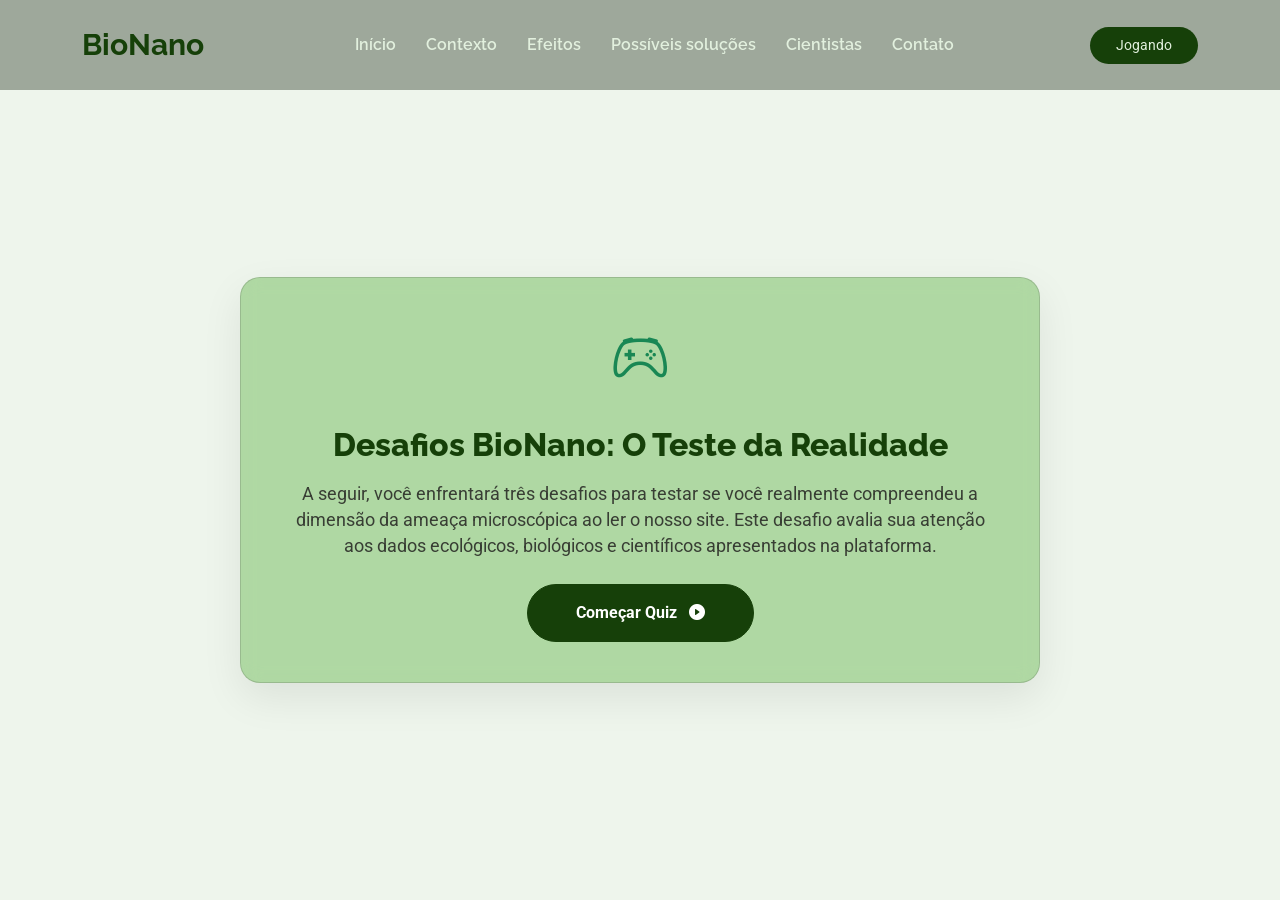
<file: jogo.html>
<!DOCTYPE html>
<html lang="pt-br">

<head>
  <meta charset="utf-8">
  <meta content="width=device-width, initial-scale=1.0" name="viewport">
  <title>Desafio BioNano - O Jogo</title>
  <meta name="description"
    content="Teste seus conhecimentos sobre o impacto dos microplásticos no planeta e no corpo humano.">

  <!-- Favicons -->
  <link href="assets/img/BioNano-Logo.png" rel="icon">
  <link href="assets/img/BioNano-Logo.png" rel="apple-touch-icon">

  <!-- Fonts -->
  <link href="https://fonts.googleapis.com" rel="preconnect">
  <link href="https://fonts.gstatic.com" rel="preconnect" crossorigin>
  <link
    href="https://fonts.googleapis.com/css2?family=Roboto:wght@300;400;500;700&family=Raleway:wght@400;600;700;800&display=swap"
    rel="stylesheet">

  <!-- Vendor CSS Files -->
  <link href="assets/vendor/bootstrap/css/bootstrap.min.css" rel="stylesheet">
  <link href="assets/vendor/bootstrap-icons/bootstrap-icons.css" rel="stylesheet">

  <!-- Main CSS File -->
  <link href="assets/css/main.css" rel="stylesheet">

  <style>
    /* Estilos específicos do jogo integrados ao tema do site */
    .game-section {
      padding-top: 140px;
      padding-bottom: 80px;
      min-height: 100vh;
      display: flex;
      align-items: center;
    }

    .game-box {
      background: var(--surface-color);
      border: 1px solid color-mix(in srgb, var(--default-color), transparent 85%);
      border-radius: 20px;
      padding: 40px;
      box-shadow: 0 15px 40px rgba(0, 0, 0, 0.08);
      max-width: 800px;
      margin: 0 auto;
      backdrop-filter: blur(10px);
    }

    .game-progress-bar-container {
      height: 12px;
      background: color-mix(in srgb, var(--accent-color), transparent 85%);
      border-radius: 20px;
      overflow: hidden;
      margin-bottom: 30px;
    }

    .game-progress-bar {
      height: 100%;
      width: 0%;
      background: var(--accent-color);
      transition: width 0.4s ease;
    }

    .question-title {
      font-size: 1.4rem;
      font-weight: 700;
      color: var(--heading-color);
      margin-bottom: 25px;
      line-height: 1.4;
    }

    .option-btn {
      display: block;
      width: 100%;
      text-align: left;
      padding: 16px 20px;
      margin-bottom: 12px;
      background: #ffffff;
      border: 2px solid color-mix(in srgb, var(--accent-color), transparent 80%);
      border-radius: 12px;
      font-size: 1rem;
      font-weight: 500;
      color: var(--default-color);
      transition: all 0.25s ease;
      cursor: pointer;
    }

    .option-btn:hover:not([disabled]) {
      border-color: var(--accent-color);
      background: color-mix(in srgb, var(--accent-color), transparent 94%);
      transform: translateX(4px);
    }

    .option-btn.correct {
      background: #2e7d32 !important;
      color: #ffffff !important;
      border-color: #2e7d32 !important;
    }

    .option-btn.incorrect {
      background: #c62828 !important;
      color: #ffffff !important;
      border-color: #c62828 !important;
    }

    .feedback-box {
      margin-top: 20px;
      padding: 18px 20px;
      border-radius: 12px;
      display: none;
      font-size: 0.95rem;
      line-height: 1.6;
    }

    .feedback-box.correct {
      background: #e8f5e9;
      border: 1px solid #a5d6a7;
      color: #1b5e20;
    }

    .feedback-box.incorrect {
      background: #ffebee;
      border: 1px solid #ffcdd2;
      color: #b71c1c;
    }

    .game-footer {
      display: flex;
      justify-content: space-between;
      align-items: center;
      margin-top: 25px;
    }

    .btn-next {
      background: var(--accent-color);
      color: var(--contrast-color);
      border: none;
      padding: 12px 30px;
      border-radius: 50px;
      font-weight: 600;
      display: none;
      transition: all 0.3s ease;
    }

    .btn-next:hover {
      background: color-mix(in srgb, var(--accent-color), black 15%);
      color: var(--contrast-color);
      transform: translateY(-2px);
    }

    .score-badge {
      font-weight: 700;
      color: var(--heading-color);
      font-size: 1rem;
    }
  </style>
</head>

<body>

  <!-- Header idêntico ao do site principal -->
  <header id="header" class="header d-flex align-items-center fixed-top">
    <div class="container position-relative d-flex align-items-center justify-content-between">

      <a href="index.html" class="logo d-flex align-items-center me-auto me-xl-0">
        <h1 class="sitename">BioNano</h1>
      </a>

      <nav id="navmenu" class="navmenu">
        <ul>
          <li><a href="index.html#hero">Início</a></li>
          <li><a href="index.html#about">Contexto</a></li>
          <li><a href="index.html#features">Efeitos</a></li>
          <li><a href="index.html#services">Possíveis soluções</a></li>
          <li><a href="index.html#testimonials">Cientistas</a></li>
          <li><a href="index.html#contact">Contato</a></li>
        </ul>
        <i class="mobile-nav-toggle d-xl-none bi bi-list"></i>
      </nav>

      <a class="btn-getstarted active" href="jogo.html">Jogando</a>

    </div>
  </header>

  <main class="main">
    <section class="game-section">
      <div class="container">

        <!-- Tela Inicial do Jogo -->
        <div id="start-screen" class="game-box text-center">
          <div class="mb-4">
            <i class="bi bi-controller text-success" style="font-size: 3.5rem;"></i>
          </div>
          <h2 class="mb-3" style="font-weight: 800; color: var(--heading-color);">Desafios BioNano: O Teste da Realidade
          </h2>
          <p class="mb-4" style="font-size: 1.1rem; color: color-mix(in srgb, var(--default-color), transparent 20%);">
            A seguir, você enfrentará três desafios para testar se você realmente compreendeu a dimensão da ameaça microscópica ao ler o nosso site. Este desafio avalia sua atenção aos
            dados ecológicos, biológicos e científicos apresentados na plataforma.
          </p>
          <button class="btn btn-primary px-5 py-3 rounded-pill fw-bold"
            style="background-color: var(--accent-color); border-color: var(--accent-color);" onclick="startGame()">
            Começar Quiz <i class="bi bi-play-circle-fill ms-2"></i>
          </button>
        </div>

        <!-- Tela das Questões -->
        <div id="quiz-screen" class="game-box" style="display: none;">
          <div class="d-flex justify-content-between align-items-center mb-2">
            <span id="question-count" class="score-badge">Questão 1 de 6</span>
            <span id="live-score" class="score-badge">Acertos: 0</span>
          </div>

          <div class="game-progress-bar-container">
            <div id="progress-bar" class="game-progress-bar"></div>
          </div>

          <h3 id="question-text" class="question-title">Carregando pergunta...</h3>

          <div id="options-container">
            <!-- As alternativas são geradas dinamicamente -->
          </div>

          <div id="feedback-container" class="feedback-box"></div>

          <div class="game-footer">
            <span id="feedback-hint" class="text-muted small">Selecione uma resposta</span>
            <button id="next-btn" class="btn-next" onclick="nextQuestion()">
              Próxima <i class="bi bi-arrow-right ms-1"></i>
            </button>
          </div>
        </div>

        <!-- Tela de Resultado -->
        <div id="result-screen" class="game-box text-center" style="display: none;">
          <div id="result-icon" class="mb-3"></div>
          <h2 id="result-title" class="fw-bold mb-3" style="color: var(--heading-color);"></h2>
          <p id="result-text" class="lead mb-4"></p>

          <!-- AQUI ENTRA O PASSO 2 (CONTAINER DO BOTÃO ESPECIAL) -->
          <div id="fase2-container" class="mb-4" style="display: none;">
            <div class="p-3 mb-3 rounded-4" style="background: rgba(16, 185, 129, 0.1); border: 1px dashed #10b981;">
              <span class="badge bg-success mb-2 px-3 py-2 text-uppercase">Desbloqueado!</span>
              <h5 class="fw-bold mb-2" style="color: var(--heading-color);">Você liberou o próximo desafio: Desafio Prático!</h5>
              <p class="small text-muted mb-3">Seu conhecimento teórico foi aprovado. Agora vá para o campo de batalha microscópico.</p>
              
              <a href="jogo2.html" class="btn-fase2">
                <i class="bi bi-controller"></i> Jogar Fase 2: O Jogo Interativo <i class="bi bi-arrow-right"></i>
              </a>
            </div>
          </div>
          <!-- FIM DO PASSO 2 -->

          <div class="d-flex gap-3 justify-content-center flex-wrap">
            <button class="btn btn-primary rounded-pill px-4 py-2" style="background-color: var(--accent-color); border-color: var(--accent-color);" onclick="startGame()">
              <i class="bi bi-arrow-clockwise me-1"></i> Jogar Novamente
            </button>
            <a href="index.html" class="btn btn-outline-success rounded-pill px-4 py-2">
              <i class="bi bi-house me-1"></i> Voltar ao Site
            </a>
          </div>
        </div>

      </div>
    </section>
  </main>

  <script>
    // Banco de perguntas baseadas no conteúdo do site BioNano
    const questions = [
      {
        question: "De acordo com o site, até onde os microplásticos já foram detectados no planeta Terra?",
        options: [
          "Apenas em praias urbanas e aterros sanitários.",
          "Desde o gelo marinho do Ártico até a Fossa das Marianas, a quase 11 km de profundidade.",
          "Apenas na água da torneira em grandes metrópoles.",
          "Exclusivamente no estômago de peixes de criadouros industriais."
        ],
        correct: 1,
        explanation: "Exato! No site é destacado que os microplásticos são onipresentes: foram achados do gelo ártico até o ponto mais fundo do oceano (Fossa das Marianas)."
      },
      {
        question: "O que é o fenômeno da 'Falsa Saciedade' que afeta 90% das aves e animais marinhos?",
        options: [
          "O plástico dilata o estômago artificialmente, fazendo o animal acreditar que está cheio até morrer de inanição.",
          "O plástico emite substâncias que tiram o sono e aceleram o metabolismo do animal.",
          "Uma ilusão de ótica que impede os animais de localizarem presas reais no mar.",
          "Um odor artificial do plástico que atrai predadores para locais poluídos."
        ],
        correct: 0,
        explanation: "Correto! As partículas ocupam o volume digestivo; o animal se sente 'cheio', para de se alimentar e acaba morrendo de fome com o estômago lotado de plástico."
      },
      {
        question: "O que os cientistas chamam de 'Plastisfera'?",
        options: [
          "Uma bolha de gás tóxico formada pelo derretimento de sacolas plásticas.",
          "O nome da máquina criada para filtrar resíduos nos oceanos.",
          "Uma ilha artificial de microrganismos onde bactérias patogênicas (como Vibrio) pegam carona e viajam continentes.",
          "A camada da atmosfera onde se concentram fibras têxteis sintéticas."
        ],
        correct: 2,
        explanation: "Perfeito! A Plastisfera transforma pedaços microscópicos em vetores de patógenos que viajam milhares de quilômetros cruzando oceanos."
      },
      {
        question: "Quem é considerado o pioneiro que cunhou o termo 'microplástico' em 2004?",
        options: [
          "Dra. Desiree LaBeaud",
          "Dra. Jennifer Brandon",
          "Richard Thompson",
          "Chelsea Rochman"
        ],
        correct: 2,
        explanation: "Certo! O biólogo marinho Richard Thompson comprovou o acúmulo há décadas e defende mudanças radicais no design dos produtos na origem."
      },
      {
        question: "Em estudos citados no site, qual risco cardiovascular foi associado a pessoas com placas de gordura contaminadas por microplásticos?",
        options: [
          "Risco 4,5 vezes maior de infarto, AVC ou morte.",
          "Risco nulo, pois as células absorvem e dissolvem polímeros sintéticos.",
          "Apenas palpitações leves sem dano celular.",
          "Aumento de 10% na elasticidade vascular."
        ],
        correct: 0,
        explanation: "Impressionante e preocupante: pacientes com micro e nanoplásticos nas placas arteriais apresentaram 4,5x mais risco de complicações graves e morte."
      },
      {
        question: "O que é o 'Efeito Esponja' dos microplásticos no meio ambiente e no corpo?",
        options: [
          "Eles absorvem a água potável dos rios reduzindo o volume dos aquíferos.",
          "Eles absorvem e concentram toxinas dispersas na água (como pesticidas e agrotóxicos), liberando esse veneno direto nos órgãos de quem os ingere.",
          "A habilidade das microfibras limparem o sangue humano.",
          "A retenção de nutrientes benéficos que impede algas de crescerem."
        ],
        correct: 1,
        explanation: "Muito bem! O plástico atua como um ímã químico, concentrando toxinas até 1 milhão de vezes mais do que na água livre e liberando-as nos tecidos biológicos."
      }
    ];

    let currentQuestionIndex = 0;
    let score = 0;

    function startGame() {
      currentQuestionIndex = 0;
      score = 0;
      document.getElementById('start-screen').style.display = 'none';
      document.getElementById('result-screen').style.display = 'none';
      document.getElementById('quiz-screen').style.display = 'block';
      loadQuestion();
    }

    function loadQuestion() {
      const q = questions[currentQuestionIndex];
      document.getElementById('question-count').innerText = `Questão ${currentQuestionIndex + 1} de ${questions.length}`;
      document.getElementById('live-score').innerText = `Acertos: ${score}`;
      document.getElementById('question-text').innerText = q.question;

      // Barra de progresso
      const pct = ((currentQuestionIndex) / questions.length) * 100;
      document.getElementById('progress-bar').style.width = pct + '%';

      // Limpar feedback e botão próximo
      const feedback = document.getElementById('feedback-container');
      feedback.style.display = 'none';
      feedback.className = 'feedback-box';
      feedback.innerHTML = '';
      document.getElementById('next-btn').style.display = 'none';
      document.getElementById('feedback-hint').innerText = "Selecione uma resposta para continuar";

      // Renderizar opções
      const optionsContainer = document.getElementById('options-container');
      optionsContainer.innerHTML = '';

      q.options.forEach((opt, idx) => {
        const btn = document.createElement('button');
        btn.className = 'option-btn';
        btn.innerHTML = `<strong>${String.fromCharCode(65 + idx)}.</strong> ${opt}`;
        btn.onclick = () => selectOption(idx);
        optionsContainer.appendChild(btn);
      });
    }

    function selectOption(selectedIdx) {
      const q = questions[currentQuestionIndex];
      const buttons = document.querySelectorAll('.option-btn');
      const feedback = document.getElementById('feedback-container');
      const nextBtn = document.getElementById('next-btn');

      // Desabilitar todas opções após o clique
      buttons.forEach(b => b.disabled = true);

      if (selectedIdx === q.correct) {
        buttons[selectedIdx].classList.add('correct');
        feedback.className = 'feedback-box correct';
        feedback.innerHTML = `<strong><i class="bi bi-check-circle-fill"></i> Correto!</strong> ${q.explanation}`;
        score++;
      } else {
        buttons[selectedIdx].classList.add('incorrect');
        buttons[q.correct].classList.add('correct');
        feedback.className = 'feedback-box incorrect';
        feedback.innerHTML = `<strong><i class="bi bi-x-circle-fill"></i> Incorreto.</strong> ${q.explanation}`;
      }

      feedback.style.display = 'block';
      document.getElementById('live-score').innerText = `Acertos: ${score}`;
      document.getElementById('feedback-hint').innerText = "Veja a explicação acima e prossiga:";
      nextBtn.style.display = 'inline-block';
    }

    function nextQuestion() {
      currentQuestionIndex++;
      if (currentQuestionIndex < questions.length) {
        loadQuestion();
      } else {
        showResults();
      }
    }

    function showResults() {
      document.getElementById('quiz-screen').style.display = 'none';
      const resultScreen = document.getElementById('result-screen');
      resultScreen.style.display = 'block';

      const iconDiv = document.getElementById('result-icon');
      const title = document.getElementById('result-title');
      const text = document.getElementById('result-text');
      const fase2Container = document.getElementById('fase2-container');

      document.getElementById('progress-bar').style.width = '100%';

      // Regra: desbloqueia com 5 ou 6 acertos
      if (score >= 5) {
        fase2Container.style.display = 'block';
      } else {
        fase2Container.style.display = 'none';
      }

      if (score === questions.length) {
        iconDiv.innerHTML = '<i class="bi bi-trophy-fill text-warning" style="font-size: 4rem;"></i>';
        title.innerText = `Pontuação Perfeita: ${score}/${questions.length}!`;
        text.innerText = "Incrível! Você absorveu todos os alertas do BioNano e conquistou acesso exclusivo à Fase 2!";
      } else if (score === 5) {
        iconDiv.innerHTML = '<i class="bi bi-patch-check-fill text-success" style="font-size: 4rem;"></i>';
        title.innerText = `Excelente: ${score}/${questions.length}!`;
        text.innerText = "Muito bom! Com 5 acertos você provou que está bem informado e liberou o próximo nível interativo!";
      } else if (score >= 3) {
        iconDiv.innerHTML = '<i class="bi bi-emoji-neutral-fill text-warning" style="font-size: 4rem;"></i>';
        title.innerText = `Resultado: ${score}/${questions.length}`;
        text.innerText = "Você foi bem, mas precisa de pelo menos 5 acertos para liberar a Fase 2 interativa. Tente novamente!";
      } else {
        iconDiv.innerHTML = '<i class="bi bi-exclamation-triangle-fill text-danger" style="font-size: 4rem;"></i>';
        title.innerText = `Resultado: ${score}/${questions.length}`;
        text.innerText = "Muitos dados alarmantes passaram batidos! Dê mais uma conferida no site e refaça o quiz para tentar liberar o jogo secreto.";
      }
    }
  </script>

</body>

</html>
</file>
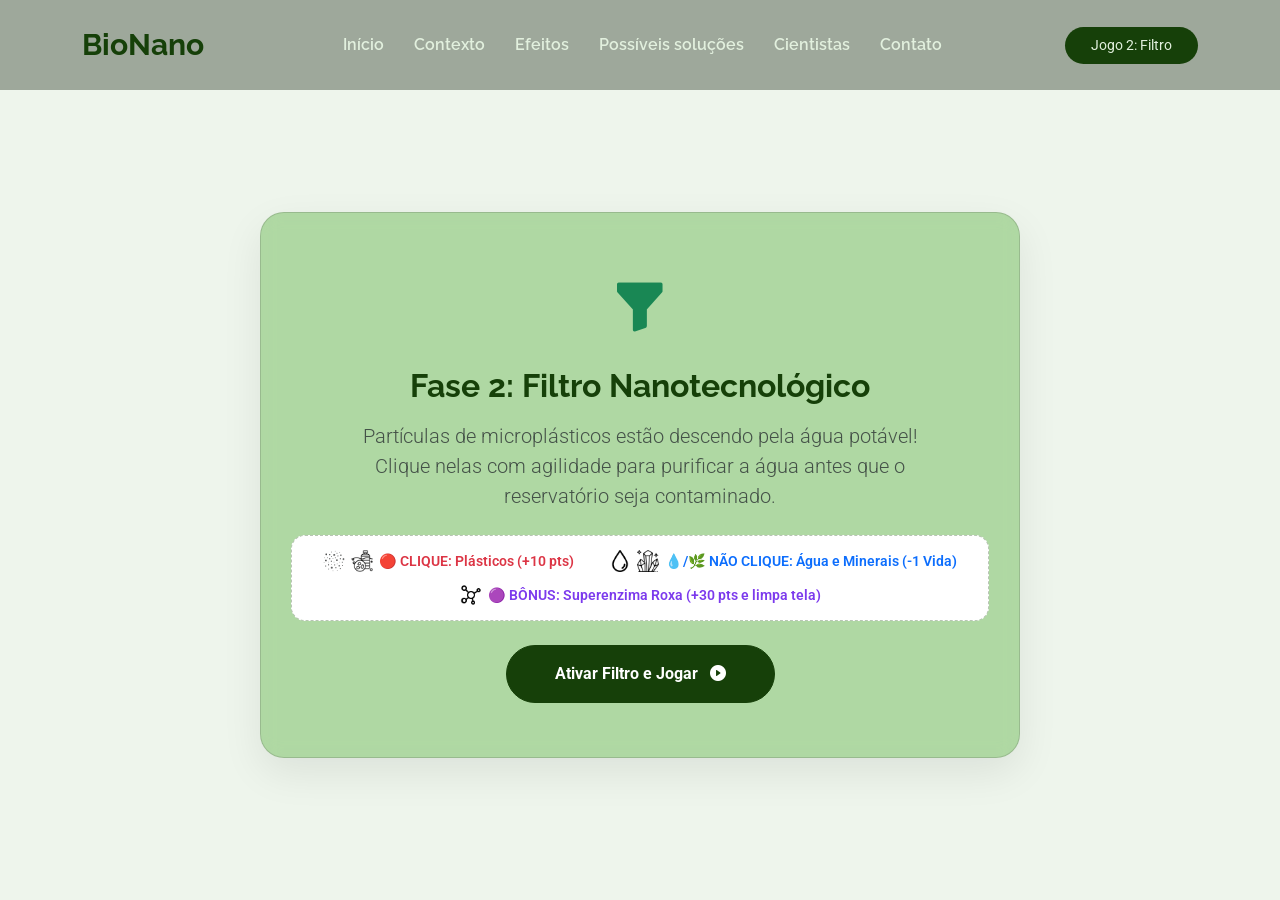
<file: jogo2.html>
<!DOCTYPE html>
<html lang="pt-br">

<head>
  <meta charset="utf-8">
  <meta content="width=device-width, initial-scale=1.0" name="viewport">
  <title>BioNano - Jogo 2: Filtro Nanotecnológico</title>
  <meta name="description" content="Destrua os microplásticos antes que eles contaminem o reservatório de água!">

  <!-- Favicons -->
  <link href="assets/img/BioNano-Logo.png" rel="icon">
  <link href="assets/img/BioNano-Logo.png" rel="apple-touch-icon">

  <!-- Fonts -->
  <link href="https://fonts.googleapis.com" rel="preconnect">
  <link href="https://fonts.gstatic.com" rel="preconnect" crossorigin>
  <link href="https://fonts.googleapis.com/css2?family=Roboto:wght@300;400;500;700&family=Raleway:wght@400;600;700;800&display=swap" rel="stylesheet">

  <!-- Vendor CSS Files -->
  <link href="assets/vendor/bootstrap/css/bootstrap.min.css" rel="stylesheet">
  <link href="assets/vendor/bootstrap-icons/bootstrap-icons.css" rel="stylesheet">

  <!-- Main CSS File -->
  <link href="assets/css/main.css" rel="stylesheet">

  <style>
    .game-section {
      padding-top: 130px;
      padding-bottom: 60px;
      min-height: 100vh;
      display: flex;
      align-items: center;
      justify-content: center;
    }

    .game-container {
      background: var(--surface-color);
      border: 1px solid color-mix(in srgb, var(--default-color), transparent 85%);
      border-radius: 24px;
      padding: 30px;
      box-shadow: 0 15px 40px rgba(0, 0, 0, 0.08);
      max-width: 760px;
      width: 100%;
      margin: 0 auto;
      backdrop-filter: blur(10px);
    }

    /* HUD Superior */
    .game-hud {
      display: flex;
      justify-content: space-between;
      align-items: center;
      background: #ffffff;
      padding: 12px 25px;
      border-radius: 50px;
      margin-bottom: 20px;
      box-shadow: 0 4px 15px rgba(0, 0, 0, 0.05);
      border: 1px solid color-mix(in srgb, var(--accent-color), transparent 80%);
    }

    .hud-item {
      font-weight: 700;
      font-size: 1.1rem;
      color: var(--heading-color);
      display: flex;
      align-items: center;
      gap: 8px;
    }

    .hud-hearts i {
      color: #e63946;
      font-size: 1.3rem;
      margin-right: 2px;
      transition: transform 0.2s ease;
    }

    /* Área do Canvas */
    #canvas-wrapper {
      position: relative;
      width: 100%;
      height: 480px;
      background: linear-gradient(180deg, #e0f2fe 0%, #bae6fd 60%, #7dd3fc 100%);
      border-radius: 20px;
      overflow: hidden;
      border: 3px solid color-mix(in srgb, var(--accent-color), transparent 70%);
      box-shadow: inset 0 0 25px rgba(14, 165, 233, 0.25);
      cursor: crosshair;
      user-select: none;
    }

    #gameCanvas {
      width: 100%;
      height: 100%;
      display: block;
    }

    /* Legenda com os ícones reais */
    .guide-box {
      background: #ffffff;
      border-radius: 14px;
      padding: 14px 20px;
      margin-top: 15px;
      font-size: 0.88rem;
      display: flex;
      justify-content: space-around;
      align-items: center;
      flex-wrap: wrap;
      gap: 12px;
      border: 1px dashed color-mix(in srgb, var(--accent-color), transparent 70%);
    }

    .guide-pill {
      display: flex;
      align-items: center;
      gap: 6px;
      font-weight: 600;
    }

    .guide-pill img {
      width: 22px;
      height: 22px;
      object-fit: contain;
    }

    .text-purple {
      color: #7c3aed !important;
    }

    /* Botão Especial do Jogo 3 */
    .btn-fase3 {
      background: linear-gradient(135deg, #10b981 0%, #059669 100%);
      color: #ffffff !important;
      font-weight: 700;
      font-size: 1.05rem;
      padding: 14px 30px;
      border-radius: 50px;
      border: 2px solid #34d399;
      box-shadow: 0 0 20px rgba(16, 185, 129, 0.6);
      animation: pulseGlow 1.8s infinite;
      text-decoration: none;
      display: inline-flex;
      align-items: center;
      gap: 8px;
      transition: transform 0.2s ease;
    }

    .btn-fase3:hover {
      transform: translateY(-2px) scale(1.03);
    }

    @keyframes pulseGlow {
      0%, 100% { box-shadow: 0 0 12px rgba(16, 185, 129, 0.4); }
      50% { box-shadow: 0 0 28px rgba(16, 185, 129, 0.9); }
    }
  </style>
</head>

<body>

  <!-- Header -->
  <header id="header" class="header d-flex align-items-center fixed-top">
    <div class="container position-relative d-flex align-items-center justify-content-between">
      <a href="index.html" class="logo d-flex align-items-center me-auto me-xl-0">
        <h1 class="sitename">BioNano</h1>
      </a>

      <nav id="navmenu" class="navmenu">
        <ul>
          <li><a href="index.html#hero">Início</a></li>
          <li><a href="index.html#about">Contexto</a></li>
          <li><a href="index.html#features">Efeitos</a></li>
          <li><a href="index.html#services">Possíveis soluções</a></li>
          <li><a href="index.html#testimonials">Cientistas</a></li>
          <li><a href="index.html#contact">Contato</a></li>
        </ul>
        <i class="mobile-nav-toggle d-xl-none bi bi-list"></i>
      </nav>

      <a class="btn-getstarted active" href="jogo2.html">Jogo 2: Filtro</a>
    </div>
  </header>

  <main class="main">
    <section class="game-section">
      <div class="container">
        <div class="game-container">
          
          <!-- TELA 1: Boas-vindas -->
          <div id="start-screen" class="text-center py-4">
            <div class="mb-3">
              <i class="bi bi-funnel-fill text-success" style="font-size: 3.5rem;"></i>
            </div>
            <h2 class="fw-bold mb-3" style="color: var(--heading-color);">Fase 2: Filtro Nanotecnológico</h2>
            <p class="lead mb-4 text-muted" style="max-width: 580px; margin: 0 auto;">
              Partículas de microplásticos estão descendo pela água potável! Clique nelas com agilidade para purificar a água antes que o reservatório seja contaminado.
            </p>

            <div class="guide-box mb-4 text-start">
              <div class="guide-pill text-danger">
                <img src="assets/img/jogo/dust.png" alt="">
                <img src="assets/img/jogo/plastico-fragmento.png" alt="">
                <span>🔴 CLIQUE: Plásticos (+10 pts)</span>
              </div>
              <div class="guide-pill text-primary">
                <img src="assets/img/jogo/agua-pura.png" alt="">
                <img src="assets/img/jogo/mineral.png" alt="">
                <span>💧/🌿 NÃO CLIQUE: Água e Minerais (-1 Vida)</span>
              </div>
              <div class="guide-pill text-purple">
                <img src="assets/img/jogo/enzima.png" alt="">
                <span>🟣 BÔNUS: Superenzima Roxa (+30 pts e limpa tela)</span>
              </div>
            </div>

            <button class="btn btn-primary px-5 py-3 rounded-pill fw-bold" style="background-color: var(--accent-color); border-color: var(--accent-color);" onclick="iniciarJogo()">
              Ativar Filtro e Jogar <i class="bi bi-play-circle-fill ms-2"></i>
            </button>
          </div>

          <!-- TELA 2: Tela de Ação -->
          <div id="gameplay-screen" style="display: none;">
            <div class="game-hud">
              <div class="hud-item hud-hearts" id="hud-vidas"></div>
              <div class="hud-item">
                <i class="bi bi-bullseye text-primary"></i>
                <span id="hud-pontos">Pontos: 0</span>
              </div>
              <div class="hud-item text-muted small">
                <span>Meta: <strong id="hud-meta">150</strong> pts</span>
              </div>
            </div>

            <div id="canvas-wrapper">
              <canvas id="gameCanvas"></canvas>
            </div>

            <div class="guide-box">
              <span class="text-danger">🔴 <strong>Destrua Plásticos</strong></span>
              <span class="text-primary">💧/🌿 <strong>Poupe Água e Minerais</strong></span>
              <span class="text-purple">🟣 <strong>Enzima Roxa Limpa a Tela!</strong></span>
            </div>
          </div>

          <!-- TELA 3: Game Over / Vitória -->
          <div id="gameover-screen" class="text-center py-4" style="display: none;">
            <div id="go-icon" class="mb-3"></div>
            <h2 id="go-title" class="fw-bold mb-2" style="color: var(--heading-color);"></h2>
            <h4 id="go-score" class="fw-bold text-success mb-3"></h4>
            <p id="go-desc" class="lead mb-4 text-muted" style="max-width: 600px; margin: 0 auto;"></p>

            <!-- CONTAINER DO BOTÃO ESPECIAL PARA O JOGO 3 -->
            <div id="vitoria-fase3-box" class="p-3 mb-4 rounded-4" style="display: none; background: rgba(16, 185, 129, 0.1); border: 1px dashed #10b981;">
              <span class="badge bg-success mb-2 px-3 py-2 text-uppercase">Novo Nível Desbloqueado!</span>
              <h5 class="fw-bold mb-2" style="color: var(--heading-color);">Filtro Operado com Sucesso!</h5>
              <p class="small text-muted mb-3">Você neutralizou os microplásticos e garantiu água potável para todos. Acesso à fase final liberado!</p>
              
              <a href="jogo3.html" class="btn-fase3">
                <i class="bi bi-stars"></i> Próximo Desafio (Jogo 3: Tower Defense) <i class="bi bi-arrow-right"></i>
              </a>
            </div>

            <div class="d-flex gap-3 justify-content-center flex-wrap mt-4">
              <button class="btn btn-primary rounded-pill px-4 py-2" style="background-color: var(--accent-color); border-color: var(--accent-color);" onclick="iniciarJogo()">
                <i class="bi bi-arrow-clockwise me-1"></i> Tentar Novamente
              </button>
              <a href="jogo.html" class="btn btn-outline-secondary rounded-pill px-4 py-2">
                <i class="bi bi-arrow-left me-1"></i> Jogo anterior (Quiz)
              </a>
              <a href="index.html" class="btn btn-outline-success rounded-pill px-4 py-2">
                <i class="bi bi-house me-1"></i> Voltar ao Início
              </a>
            </div>
          </div>

        </div>
      </div>
    </section>
  </main>

  <script>
    /* =====================================================================
       CONFIGURAÇÕES GERAIS
    ===================================================================== */
    const META_PONTOS = 150;
    const VIDAS_INICIAIS = 3;
    const PONTOS_PLASTICO = 10;
    const PONTOS_ENZIMA = 30;

    const MENSAGEM_DERROTA = "A água do reservatório acabou sendo contaminada! Treine seu reflexo e tente novamente para bater a meta de 150 pontos e liberar o Jogo 3!";
    const MENSAGEM_VITORIA = "Incrível! Você neutralizou os microplásticos com precisão cirúrgica e garantiu água 100% pura para o consumo!";

    /* =====================================================================
       SISTEMA DE ÁUDIO SINTÉTICO (Efeito "Poc", "Blop" e Enzima)
    ===================================================================== */
    let audioCtx = null;

    function getAudioContext() {
      if (!audioCtx) {
        audioCtx = new (window.AudioContext || window.webkitAudioContext)();
      }
      if (audioCtx.state === 'suspended') {
        audioCtx.resume();
      }
      return audioCtx;
    }

    function somPoc() {
      try {
        const ctx = getAudioContext();
        const now = ctx.currentTime;
        const osc = ctx.createOscillator();
        const gain = ctx.createGain();

        osc.type = 'sine';
        const freqInicial = 650 + (Math.random() * 120); 
        osc.frequency.setValueAtTime(freqInicial, now);
        osc.frequency.exponentialRampToValueAtTime(130, now + 0.07);

        gain.gain.setValueAtTime(0.35, now);
        gain.gain.exponentialRampToValueAtTime(0.001, now + 0.07);

        osc.connect(gain);
        gain.connect(ctx.destination);

        osc.start(now);
        osc.stop(now + 0.07);
      } catch (e) {}
    }

    function somErro() {
      try {
        const ctx = getAudioContext();
        const now = ctx.currentTime;
        const osc = ctx.createOscillator();
        const gain = ctx.createGain();

        osc.type = 'triangle';
        osc.frequency.setValueAtTime(260, now);
        osc.frequency.exponentialRampToValueAtTime(90, now + 0.12);

        gain.gain.setValueAtTime(0.3, now);
        gain.gain.exponentialRampToValueAtTime(0.001, now + 0.12);

        osc.connect(gain);
        gain.connect(ctx.destination);

        osc.start(now);
        osc.stop(now + 0.12);
      } catch (e) {}
    }

    function somEnzima() {
      try {
        const ctx = getAudioContext();
        const notas = [523.25, 659.25, 783.99, 1046.50];
        notas.forEach((nota, i) => {
          const now = ctx.currentTime + (i * 0.04);
          const osc = ctx.createOscillator();
          const gain = ctx.createGain();

          osc.type = 'sine';
          osc.frequency.setValueAtTime(nota, now);

          gain.gain.setValueAtTime(0.2, now);
          gain.gain.exponentialRampToValueAtTime(0.001, now + 0.15);

          osc.connect(gain);
          gain.connect(ctx.destination);

          osc.start(now);
          osc.stop(now + 0.15);
        });
      } catch (e) {}
    }

    /* =====================================================================
       CARREGAMENTO DAS IMAGENS DA PASTA assets/img/jogo/
    ===================================================================== */
    const imagens = {};
    const arquivos = {
      dust: 'assets/img/jogo/dust.png',
      fragmento: 'assets/img/jogo/plastico-fragmento.png',
      agua: 'assets/img/jogo/agua-pura.png',
      mineral: 'assets/img/jogo/mineral.png',
      enzima: 'assets/img/jogo/enzima.png'
    };

    let totalImagensCarregadas = 0;
    for (let key in arquivos) {
      imagens[key] = new Image();
      imagens[key].src = arquivos[key];
      imagens[key].onload = () => { totalImagensCarregadas++; };
      imagens[key].onerror = () => {
        if (!imagens[key].src.includes('.png.png')) {
          imagens[key].src = arquivos[key].replace('.png', '.png.png');
        }
      };
    }

    // VELOCIDADES BASE AUMENTADAS (Mais ágil e direto)
    const MODELOS = [
      {
        tipo: 'dust',
        imgKey: 'dust',
        bad: true,
        raio: 28,
        speed: 2.6,
        corTema: '#ef4444',
        corFundo1: 'rgba(254, 202, 202, 0.9)',
        corFundo2: 'rgba(239, 68, 68, 0.7)'
      },
      {
        tipo: 'fragmento',
        imgKey: 'fragmento',
        bad: true,
        raio: 27,
        speed: 2.8,
        corTema: '#dc2626',
        corFundo1: 'rgba(254, 215, 170, 0.9)',
        corFundo2: 'rgba(234, 88, 12, 0.7)'
      },
      {
        tipo: 'agua',
        imgKey: 'agua',
        bad: false,
        raio: 28,
        speed: 2.5,
        corTema: '#0284c7',
        corFundo1: 'rgba(224, 242, 254, 0.95)',
        corFundo2: 'rgba(56, 189, 248, 0.7)'
      },
      {
        tipo: 'mineral',
        imgKey: 'mineral',
        bad: false,
        raio: 26,
        speed: 2.7,
        corTema: '#059669',
        corFundo1: 'rgba(209, 250, 229, 0.95)',
        corFundo2: 'rgba(16, 185, 129, 0.7)'
      },
      {
        tipo: 'enzima',
        imgKey: 'enzima',
        bad: false,
        powerup: true,
        raio: 30,
        speed: 3.6,
        corTema: '#8b5cf6',
        corFundo1: 'rgba(237, 233, 254, 0.95)',
        corFundo2: 'rgba(139, 92, 246, 0.8)'
      }
    ];

    // Elementos DOM
    const startScreen = document.getElementById('start-screen');
    const gameplayScreen = document.getElementById('gameplay-screen');
    const gameoverScreen = document.getElementById('gameover-screen');
    const hudVidas = document.getElementById('hud-vidas');
    const hudPontos = document.getElementById('hud-pontos');
    const hudMeta = document.getElementById('hud-meta');
    const canvas = document.getElementById('gameCanvas');
    const ctx = canvas.getContext('2d');

    hudMeta.innerText = META_PONTOS;

    // Estado do Jogo
    let vidas = VIDAS_INICIAIS;
    let pontos = 0;
    let jogoAtivo = false;
    let itens = [];
    let particulas = [];
    let textosFlutuantes = [];
    let animId = null;
    let ultimoSpawn = 0;
    let taxaSpawn = 780; // Começa mais frequente (era 920)
    let ticks = 0;
    let dpr = 1;
    let tempoInicio = 0;

    function ajustarCanvas() {
      dpr = window.devicePixelRatio || 1;
      const rect = canvas.getBoundingClientRect();
      canvas.width = rect.width * dpr;
      canvas.height = rect.height * dpr;
      ctx.scale(dpr, dpr);
    }
    window.addEventListener('resize', () => { if (jogoAtivo) ajustarCanvas(); });

    function renderizarVidas() {
      hudVidas.innerHTML = '';
      for (let i = 0; i < VIDAS_INICIAIS; i++) {
        const heart = document.createElement('i');
        heart.className = i < vidas ? 'bi bi-heart-fill' : 'bi bi-heart text-muted';
        hudVidas.appendChild(heart);
      }
    }

    function iniciarJogo() {
      startScreen.style.display = 'none';
      gameoverScreen.style.display = 'none';
      gameplayScreen.style.display = 'block';

      ajustarCanvas();

      vidas = VIDAS_INICIAIS;
      pontos = 0;
      itens = [];
      particulas = [];
      textosFlutuantes = [];
      taxaSpawn = 780;
      jogoAtivo = true;
      ticks = 0;
      tempoInicio = performance.now();

      hudPontos.innerText = `Pontos: ${pontos}`;
      renderizarVidas();

      ultimoSpawn = performance.now();
      cancelAnimationFrame(animId);
      animId = requestAnimationFrame(gameLoop);
    }

    function spawnItem(tempoAtual) {
      const rand = Math.random();
      let modelo;
      if (rand < 0.60) {
        const plasticos = MODELOS.filter(m => m.bad);
        modelo = plasticos[Math.floor(Math.random() * plasticos.length)];
      } else if (rand < 0.92) {
        const bons = MODELOS.filter(m => !m.bad && !m.powerup);
        modelo = bons[Math.floor(Math.random() * bons.length)];
      } else {
        modelo = MODELOS.find(m => m.powerup);
      }

      const rectWidth = canvas.width / dpr;
      const x = Math.random() * (rectWidth - 80) + 40;

      // ACELERAÇÃO GRADUAL MAIS DINÂMICA (+0.28 por bloco de 10s)
      const segundosPassados = Math.max(0, (tempoAtual - tempoInicio) / 1000);
      const bonusTempo = Math.min((segundosPassados / 10) * 0.28, 3.5);

      itens.push({
        ...modelo,
        origX: x,
        x: x,
        y: -40,
        velocidade: modelo.speed + bonusTempo,
        rotacao: (Math.random() - 0.5) * 0.3,
        rotSpeed: (Math.random() - 0.5) * 0.02,
        wobbleOffset: Math.random() * Math.PI * 2
      });
    }

    function criarExplosao(x, y, cor, qtd = 14) {
      for (let i = 0; i < qtd; i++) {
        const ang = Math.random() * Math.PI * 2;
        const vel = Math.random() * 4 + 2;
        particulas.push({
          x: x,
          y: y,
          vx: Math.cos(ang) * vel,
          vy: Math.sin(ang) * vel,
          raio: Math.random() * 4 + 2,
          cor: cor,
          alpha: 1,
          vida: 1
        });
      }
    }

    function criarTextoFlutuante(x, y, texto, cor) {
      textosFlutuantes.push({
        x: x,
        y: y,
        texto: texto,
        cor: cor,
        alpha: 1,
        vy: -2
      });
    }

    function gameLoop(tempoAtual) {
      if (!jogoAtivo) return;

      ticks++;
      const rectWidth = canvas.width / dpr;
      const rectHeight = canvas.height / dpr;

      ctx.clearRect(0, 0, rectWidth, rectHeight);

      // Redução de intervalo mais intensa: cai 45ms a cada 10s (mínimo de 380ms)
      const segundosPassados = Math.max(0, (tempoAtual - tempoInicio) / 1000);
      const reducaoSpawn = (segundosPassados / 10) * 45;
      taxaSpawn = Math.max(380, 780 - reducaoSpawn);

      // Gerador de itens
      if (tempoAtual - ultimoSpawn > taxaSpawn) {
        spawnItem(tempoAtual);
        ultimoSpawn = tempoAtual;
      }

      // 1. Partículas de Explosão
      for (let i = particulas.length - 1; i >= 0; i--) {
        const p = particulas[i];
        p.x += p.vx;
        p.y += p.vy;
        p.vy += 0.15;
        p.alpha -= 0.025;

        if (p.alpha <= 0) {
          particulas.splice(i, 1);
          continue;
        }

        ctx.save();
        ctx.globalAlpha = p.alpha;
        ctx.beginPath();
        ctx.arc(p.x, p.y, p.raio, 0, Math.PI * 2);
        ctx.fillStyle = p.cor;
        ctx.fill();
        ctx.restore();
      }

      // 2. Itens Caindo
      for (let i = itens.length - 1; i >= 0; i--) {
        const item = itens[i];
        item.y += item.velocidade;
        item.rotacao += item.rotSpeed;
        item.x = item.origX + Math.sin(ticks * 0.05 + item.wobbleOffset) * 12;

        ctx.save();

        ctx.shadowColor = item.corTema;
        ctx.shadowBlur = item.powerup ? 20 : 10;

        const grad = ctx.createRadialGradient(
          item.x - item.raio * 0.35, item.y - item.raio * 0.35, item.raio * 0.1,
          item.x, item.y, item.raio
        );
        grad.addColorStop(0, item.corFundo1);
        grad.addColorStop(1, item.corFundo2);

        ctx.beginPath();
        ctx.arc(item.x, item.y, item.raio, 0, Math.PI * 2);
        ctx.fillStyle = grad;
        ctx.fill();

        ctx.lineWidth = 2.5;
        ctx.strokeStyle = item.corTema;
        ctx.stroke();

        ctx.shadowColor = 'transparent';
        ctx.shadowBlur = 0;

        ctx.beginPath();
        ctx.ellipse(item.x - item.raio * 0.3, item.y - item.raio * 0.3, item.raio * 0.35, item.raio * 0.18, -Math.PI / 4, 0, Math.PI * 2);
        ctx.fillStyle = 'rgba(255, 255, 255, 0.7)';
        ctx.fill();

        const img = imagens[item.imgKey];
        if (img && img.complete) {
          ctx.translate(item.x, item.y);
          ctx.rotate(item.rotacao);
          const iconSize = item.raio * 1.15;
          ctx.drawImage(img, -iconSize / 2, -iconSize / 2, iconSize, iconSize);
        }

        ctx.restore();

        if (item.y - item.raio > rectHeight) {
          if (item.bad) {
            vidas--;
            renderizarVidas();
            criarExplosao(item.x, rectHeight - 5, '#ef4444', 20);
            criarTextoFlutuante(item.x, rectHeight - 30, '-1 VIDA!', '#dc2626');

            if (vidas <= 0) {
              finalizarJogo();
              return;
            }
          }
          itens.splice(i, 1);
        }
      }

      // 3. Textos Flutuantes
      for (let i = textosFlutuantes.length - 1; i >= 0; i--) {
        const tf = textosFlutuantes[i];
        tf.y += tf.vy;
        tf.alpha -= 0.025;

        if (tf.alpha <= 0) {
          textosFlutuantes.splice(i, 1);
          continue;
        }

        ctx.save();
        ctx.globalAlpha = tf.alpha;
        ctx.font = 'bold 18px Raleway, sans-serif';
        ctx.fillStyle = tf.cor;
        ctx.textAlign = 'center';
        ctx.fillText(tf.texto, tf.x, tf.y);
        ctx.restore();
      }

      animId = requestAnimationFrame(gameLoop);
    }

    // Clique e Toque com som
    function tratarInteracao(clientX, clientY) {
      if (!jogoAtivo) return;

      const rect = canvas.getBoundingClientRect();
      const clickX = clientX - rect.left;
      const clickY = clientY - rect.top;

      for (let i = itens.length - 1; i >= 0; i--) {
        const item = itens[i];
        const dist = Math.hypot(clickX - item.x, clickY - item.y);

        if (dist <= item.raio + 12) {
          if (item.powerup) {
            somEnzima();
            pontos += PONTOS_ENZIMA;
            criarExplosao(item.x, item.y, '#8b5cf6', 22);
            criarTextoFlutuante(item.x, item.y, `+${PONTOS_ENZIMA} ENZIMA!`, '#7c3aed');

            itens.forEach(it => {
              if (it.bad) criarExplosao(it.x, it.y, '#ef4444', 10);
            });
            itens = itens.filter(it => !it.bad);

          } else if (item.bad) {
            somPoc();
            pontos += PONTOS_PLASTICO;
            criarExplosao(item.x, item.y, item.corTema, 16);
            criarTextoFlutuante(item.x, item.y, `+${PONTOS_PLASTICO}`, '#16a34a');

          } else {
            somErro();
            pontos = Math.max(0, pontos - 5);
            vidas--;
            renderizarVidas();
            criarExplosao(item.x, item.y, item.corTema, 16);
            criarTextoFlutuante(item.x, item.y, '-1 VIDA!', '#dc2626');

            if (vidas <= 0) {
              finalizarJogo();
              return;
            }
          }

          hudPontos.innerText = `Pontos: ${pontos}`;
          itens.splice(i, 1);
          break;
        }
      }
    }

    canvas.addEventListener('mousedown', (e) => tratarInteracao(e.clientX, e.clientY));
    canvas.addEventListener('touchstart', (e) => {
      e.preventDefault();
      const touch = e.touches[0];
      tratarInteracao(touch.clientX, touch.clientY);
    }, { passive: false });

    function finalizarJogo() {
      jogoAtivo = false;
      cancelAnimationFrame(animId);

      gameplayScreen.style.display = 'none';
      gameoverScreen.style.display = 'block';

      const goIcon = document.getElementById('go-icon');
      const goTitle = document.getElementById('go-title');
      const goScore = document.getElementById('go-score');
      const goDesc = document.getElementById('go-desc');
      const vitoriaBox = document.getElementById('vitoria-fase3-box');

      goScore.innerText = `Sua pontuação: ${pontos} pontos (Meta: ${META_PONTOS})`;

      if (pontos >= META_PONTOS) {
        goIcon.innerHTML = '<i class="bi bi-trophy-fill text-warning" style="font-size: 4.5rem;"></i>';
        goTitle.innerText = "Vitória! Água Descontaminada!";
        goDesc.innerText = MENSAGEM_VITORIA;
        vitoriaBox.style.display = 'block';
      } else {
        goIcon.innerHTML = '<i class="bi bi-shield-x text-danger" style="font-size: 4.5rem;"></i>';
        goTitle.innerText = "Fim de Jogo!";
        goDesc.innerText = MENSAGEM_DERROTA;
        vitoriaBox.style.display = 'none';
      }
    }
  </script>

  <!-- Vendor JS Files -->
  <script src="assets/vendor/bootstrap/js/bootstrap.bundle.min.js"></script>
</body>

</html>
</file>
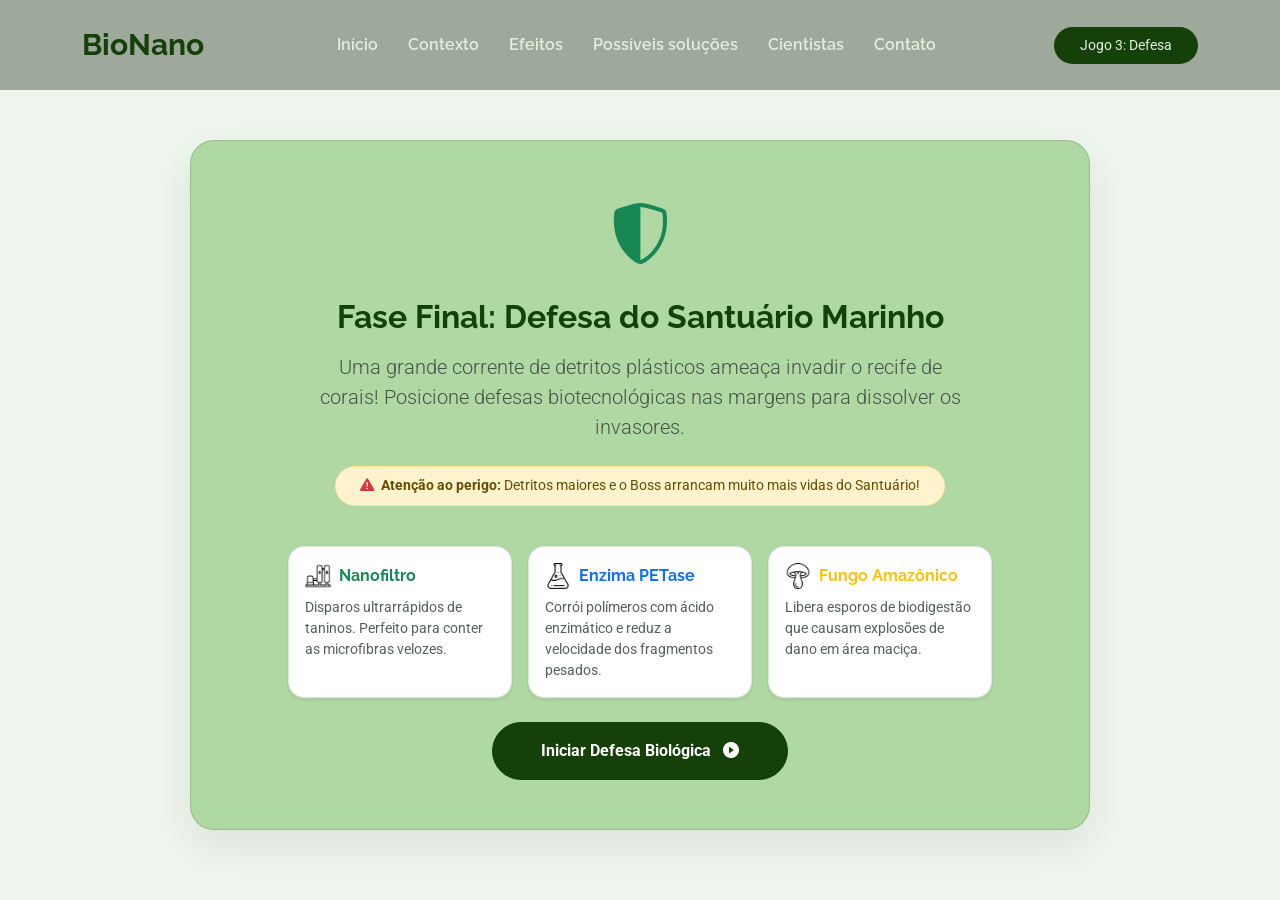
<file: jogo3.html>
<!DOCTYPE html>
<html lang="pt-br">

<head>
  <meta charset="utf-8">
  <meta content="width=device-width, initial-scale=1.0" name="viewport">
  <title>BioNano - Jogo 3: Defesa do Santuário (Tower Defense)</title>
  <meta name="description" content="Proteja o recife marinho instalando barreiras biotecnológicas contra as ondas de microplásticos.">

  <!-- Favicons -->
  <link href="assets/img/BioNano-Logo.png" rel="icon">
  <link href="assets/img/BioNano-Logo.png" rel="apple-touch-icon">

  <!-- Fonts -->
  <link href="https://fonts.googleapis.com" rel="preconnect">
  <link href="https://fonts.gstatic.com" rel="preconnect" crossorigin>
  <link href="https://fonts.googleapis.com/css2?family=Roboto:wght@300;400;500;700&family=Raleway:wght@400;600;700;800&display=swap" rel="stylesheet">

  <!-- Vendor CSS Files -->
  <link href="assets/vendor/bootstrap/css/bootstrap.min.css" rel="stylesheet">
  <link href="assets/vendor/bootstrap-icons/bootstrap-icons.css" rel="stylesheet">

  <!-- Main CSS File -->
  <link href="assets/css/main.css" rel="stylesheet">

  <style>
    .td-section {
      padding-top: 120px;
      padding-bottom: 50px;
      min-height: 100vh;
      display: flex;
      align-items: center;
      justify-content: center;
    }

    .td-container {
      background: var(--surface-color);
      border: 1px solid color-mix(in srgb, var(--default-color), transparent 85%);
      border-radius: 24px;
      padding: 25px;
      box-shadow: 0 15px 40px rgba(0, 0, 0, 0.08);
      max-width: 900px;
      width: 100%;
      margin: 0 auto;
      backdrop-filter: blur(10px);
    }

    /* Barra Superior de Recursos */
    .td-hud {
      display: flex;
      justify-content: space-between;
      align-items: center;
      background: #ffffff;
      padding: 12px 25px;
      border-radius: 50px;
      margin-bottom: 15px;
      box-shadow: 0 4px 15px rgba(0, 0, 0, 0.05);
      border: 1px solid color-mix(in srgb, var(--accent-color), transparent 80%);
      flex-wrap: wrap;
      gap: 10px;
    }

    .hud-stat {
      font-weight: 700;
      font-size: 1.05rem;
      color: var(--heading-color);
      display: flex;
      align-items: center;
      gap: 8px;
    }

    /* Container do Mapa Canvas */
    .canvas-container {
      position: relative;
      width: 100%;
      background: #bbf7d0;
      border-radius: 18px;
      overflow: hidden;
      border: 3px solid color-mix(in srgb, var(--accent-color), transparent 70%);
      box-shadow: 0 8px 30px rgba(0, 0, 0, 0.1);
      user-select: none;
    }

    #tdCanvas {
      width: 100%;
      height: auto;
      display: block;
      cursor: crosshair;
    }

    /* Painel de Compra de Torres */
    .tower-shop {
      display: grid;
      grid-template-columns: repeat(3, 1fr);
      gap: 12px;
      margin-top: 15px;
    }

    .tower-card {
      background: #ffffff;
      border: 2px solid color-mix(in srgb, var(--accent-color), transparent 80%);
      border-radius: 14px;
      padding: 10px 14px;
      text-align: left;
      cursor: pointer;
      transition: all 0.25s ease;
      display: flex;
      align-items: center;
      gap: 12px;
    }

    .tower-card:hover {
      border-color: var(--accent-color);
      transform: translateY(-2px);
      box-shadow: 0 5px 15px rgba(0, 0, 0, 0.08);
    }

    .tower-card.selected {
      border-color: #16a34a;
      background: #f0fdf4;
      box-shadow: 0 0 0 3px #16a34a;
    }

    .tower-card.disabled {
      opacity: 0.45;
      cursor: not-allowed;
      border-color: #d1d5db;
      transform: none !important;
      box-shadow: none !important;
    }

    .tower-icon-box {
      width: 46px;
      height: 46px;
      border-radius: 12px;
      display: flex;
      align-items: center;
      justify-content: center;
      flex-shrink: 0;
      background: #f8fafc;
      border: 1px solid #e2e8f0;
      padding: 6px;
    }

    .tower-icon-box img {
      width: 100%;
      height: 100%;
      object-fit: contain;
    }

    .btn-wave {
      background: var(--accent-color);
      color: var(--contrast-color);
      border: none;
      padding: 10px 24px;
      border-radius: 50px;
      font-weight: 700;
      transition: all 0.3s ease;
    }

    .btn-wave:hover:not(:disabled) {
      background: color-mix(in srgb, var(--accent-color), black 15%);
      transform: translateY(-2px);
    }

    .btn-wave:disabled {
      background: #9ca3af;
      cursor: not-allowed;
    }

    @media (max-width: 768px) {
      .tower-shop {
        grid-template-columns: 1fr;
      }
    }
  </style>
</head>

<body>

  <!-- Header -->
  <header id="header" class="header d-flex align-items-center fixed-top">
    <div class="container position-relative d-flex align-items-center justify-content-between">
      <a href="index.html" class="logo d-flex align-items-center me-auto me-xl-0">
        <h1 class="sitename">BioNano</h1>
      </a>

      <nav id="navmenu" class="navmenu">
        <ul>
          <li><a href="index.html#hero">Início</a></li>
          <li><a href="index.html#about">Contexto</a></li>
          <li><a href="index.html#features">Efeitos</a></li>
          <li><a href="index.html#services">Possíveis soluções</a></li>
          <li><a href="index.html#testimonials">Cientistas</a></li>
          <li><a href="index.html#contact">Contato</a></li>
        </ul>
        <i class="mobile-nav-toggle d-xl-none bi bi-list"></i>
      </nav>

      <a class="btn-getstarted active" href="jogo3.html">Jogo 3: Defesa</a>
    </div>
  </header>

  <main class="main">
    <section class="td-section">
      <div class="container">
        <div class="td-container">

          <!-- TELA 1: INTRODUÇÃO -->
          <div id="screen-intro" class="text-center py-4">
            <div class="mb-3">
              <i class="bi bi-shield-shaded text-success" style="font-size: 3.8rem;"></i>
            </div>
            <h2 class="fw-bold mb-3" style="color: var(--heading-color);">Fase Final: Defesa do Santuário Marinho</h2>
            <p class="lead text-muted mb-4" style="max-width: 650px; margin: 0 auto;">
              Uma grande corrente de detritos plásticos ameaça invadir o recife de corais! Posicione defesas biotecnológicas nas margens para dissolver os invasores.
            </p>

            <div class="alert alert-warning py-2 mb-4 d-inline-block rounded-pill px-4" style="font-size: 0.9rem;">
              <i class="bi bi-exclamation-triangle-fill text-danger me-1"></i>
              <strong>Atenção ao perigo:</strong> Detritos maiores e o Boss arrancam muito mais vidas do Santuário!
            </div>

            <div class="row g-3 justify-content-center mb-4 text-start" style="max-width: 720px; margin: 0 auto;">
              <div class="col-md-4">
                <div class="p-3 bg-white rounded-4 border h-100 shadow-sm">
                  <div class="d-flex align-items-center gap-2 mb-2">
                    <img src="assets/img/jogo/torre-filtro.png" style="width: 26px; height: 26px;" alt="Nanofiltro">
                    <h6 class="fw-bold text-success mb-0">Nanofiltro</h6>
                  </div>
                  <p class="small text-muted mb-0">Disparos ultrarrápidos de taninos. Perfeito para conter as microfibras velozes.</p>
                </div>
              </div>
              <div class="col-md-4">
                <div class="p-3 bg-white rounded-4 border h-100 shadow-sm">
                  <div class="d-flex align-items-center gap-2 mb-2">
                    <img src="assets/img/jogo/torre-enzima.png" style="width: 26px; height: 26px;" alt="Enzima PETase">
                    <h6 class="fw-bold text-primary mb-0">Enzima PETase</h6>
                  </div>
                  <p class="small text-muted mb-0">Corrói polímeros com ácido enzimático e reduz a velocidade dos fragmentos pesados.</p>
                </div>
              </div>
              <div class="col-md-4">
                <div class="p-3 bg-white rounded-4 border h-100 shadow-sm">
                  <div class="d-flex align-items-center gap-2 mb-2">
                    <img src="assets/img/jogo/torre-fungo.png" style="width: 26px; height: 26px;" alt="Fungo Amazônico">
                    <h6 class="fw-bold text-warning mb-0">Fungo Amazônico</h6>
                  </div>
                  <p class="small text-muted mb-0">Libera esporos de biodigestão que causam explosões de dano em área maciça.</p>
                </div>
              </div>
            </div>

            <button class="btn btn-primary px-5 py-3 rounded-pill fw-bold" style="background-color: var(--accent-color); border-color: var(--accent-color);" onclick="iniciarJogoTD()">
              Iniciar Defesa Biológica <i class="bi bi-play-circle-fill ms-2"></i>
            </button>
          </div>

          <!-- TELA 2: ARENA DO TOWER DEFENSE -->
          <div id="screen-gameplay" style="display: none;">
            
            <div class="td-hud">
              <div class="hud-stat text-success">
                <i class="bi bi-coin"></i> <span id="hud-moedas">120 BioCréditos</span>
              </div>
              <div class="hud-stat text-danger">
                <i class="bi bi-heart-fill"></i> <span id="hud-vidas">10 Vidas</span>
              </div>
              <div class="hud-stat text-primary">
                <i class="bi bi-water"></i> <span id="hud-onda">Onda 1 / 5</span>
              </div>
              <button id="btn-iniciar-onda" class="btn-wave" onclick="dispararProximaOnda()">
                Liberar Onda <i class="bi bi-play-fill"></i>
              </button>
            </div>

            <div class="canvas-container">
              <canvas id="tdCanvas" width="800" height="450"></canvas>
            </div>

            <!-- Painel de Compra de Torres com Imagens Reais -->
            <div class="tower-shop">
              <div class="tower-card" id="card-tower-1" onclick="selecionarTorre(0)">
                <div class="tower-icon-box" style="background: #f0fdf4;">
                  <img src="assets/img/jogo/torre-filtro.png" alt="Torre Filtro">
                </div>
                <div>
                  <div class="fw-bold small" style="color: var(--heading-color);">Nanofiltro Taninos</div>
                  <div class="small text-muted">Custo: <strong class="text-success">50</strong> | Tiro Rápido</div>
                </div>
              </div>

              <div class="tower-card" id="card-tower-2" onclick="selecionarTorre(1)">
                <div class="tower-icon-box" style="background: #f0f9ff;">
                  <img src="assets/img/jogo/torre-enzima.png" alt="Torre Enzima">
                </div>
                <div>
                  <div class="fw-bold small" style="color: var(--heading-color);">Enzima PETase</div>
                  <div class="small text-muted">Custo: <strong class="text-success">80</strong> | Lentidão</div>
                </div>
              </div>

              <div class="tower-card" id="card-tower-3" onclick="selecionarTorre(2)">
                <div class="tower-icon-box" style="background: #fffbeb;">
                  <img src="assets/img/jogo/torre-fungo.png" alt="Torre Fungo">
                </div>
                <div>
                  <div class="fw-bold small" style="color: var(--heading-color);">Fungo Amazônico</div>
                  <div class="small text-muted">Custo: <strong class="text-success">120</strong> | Dano em Área</div>
                </div>
              </div>
            </div>

            <div class="text-center mt-2">
              <small class="text-muted"><i class="bi bi-info-circle"></i> Selecione uma torre acima e clique na margem verde para construí-la.</small>
            </div>

          </div>

          <!-- TELA 3: RESULTADO FINAL -->
          <div id="screen-result" class="text-center py-4" style="display: none;">
            <div id="td-result-icon" class="mb-3"></div>
            <h2 id="td-result-title" class="fw-bold mb-2" style="color: var(--heading-color);"></h2>
            <p id="td-result-desc" class="lead text-muted mb-4" style="max-width: 620px; margin: 0 auto;"></p>

            <div class="d-flex gap-3 justify-content-center flex-wrap mt-4">
              <button class="btn btn-primary rounded-pill px-4 py-2" style="background-color: var(--accent-color); border-color: var(--accent-color);" onclick="iniciarJogoTD()">
                <i class="bi bi-arrow-clockwise me-1"></i> Tentar Novamente
              </button>

              <a href="jogo2.html" class="btn btn-outline-secondary rounded-pill px-4 py-2">
                <i class="bi bi-arrow-left me-1"></i> Jogo anterior (Filtro)
              </a>

              <a href="index.html" class="btn btn-outline-success rounded-pill px-4 py-2">
                <i class="bi bi-house me-1"></i> Voltar ao Início
              </a>
            </div>
          </div>

        </div>
      </div>
    </section>
  </main>

  <script>
    /* =====================================================================
       SISTEMA DE ÁUDIO SINTÉTICO (Web Audio API)
    ===================================================================== */
    let audioCtx = null;
    function getAudioContext() {
      if (!audioCtx) audioCtx = new (window.AudioContext || window.webkitAudioContext)();
      if (audioCtx.state === 'suspended') audioCtx.resume();
      return audioCtx;
    }

    function somConstruir() {
      try {
        const ctx = getAudioContext();
        const now = ctx.currentTime;
        const osc = ctx.createOscillator();
        const gain = ctx.createGain();
        osc.type = 'triangle';
        osc.frequency.setValueAtTime(320, now);
        osc.frequency.exponentialRampToValueAtTime(580, now + 0.08);
        gain.gain.setValueAtTime(0.25, now);
        gain.gain.exponentialRampToValueAtTime(0.001, now + 0.08);
        osc.connect(gain);
        gain.connect(ctx.destination);
        osc.start(now);
        osc.stop(now + 0.08);
      } catch (e) {}
    }

    function somTiro(tipo) {
      try {
        const ctx = getAudioContext();
        const now = ctx.currentTime;
        const osc = ctx.createOscillator();
        const gain = ctx.createGain();

        if (tipo === 'tanino') {
          osc.type = 'sine';
          osc.frequency.setValueAtTime(750, now);
          osc.frequency.exponentialRampToValueAtTime(200, now + 0.05);
          gain.gain.setValueAtTime(0.12, now);
          gain.gain.exponentialRampToValueAtTime(0.001, now + 0.05);
          osc.connect(gain);
          gain.connect(ctx.destination);
          osc.start(now);
          osc.stop(now + 0.05);
        } else if (tipo === 'enzima') {
          osc.type = 'triangle';
          osc.frequency.setValueAtTime(400, now);
          osc.frequency.exponentialRampToValueAtTime(800, now + 0.08);
          gain.gain.setValueAtTime(0.15, now);
          gain.gain.exponentialRampToValueAtTime(0.001, now + 0.08);
          osc.connect(gain);
          gain.connect(ctx.destination);
          osc.start(now);
          osc.stop(now + 0.08);
        } else {
          osc.type = 'sine';
          osc.frequency.setValueAtTime(180, now);
          osc.frequency.exponentialRampToValueAtTime(60, now + 0.12);
          gain.gain.setValueAtTime(0.2, now);
          gain.gain.exponentialRampToValueAtTime(0.001, now + 0.12);
          osc.connect(gain);
          gain.connect(ctx.destination);
          osc.start(now);
          osc.stop(now + 0.12);
        }
      } catch (e) {}
    }

    function somMoeda() {
      try {
        const ctx = getAudioContext();
        const now = ctx.currentTime;
        const osc = ctx.createOscillator();
        const gain = ctx.createGain();
        osc.type = 'sine';
        osc.frequency.setValueAtTime(987.77, now);
        osc.frequency.setValueAtTime(1318.51, now + 0.06);
        gain.gain.setValueAtTime(0.2, now);
        gain.gain.exponentialRampToValueAtTime(0.001, now + 0.14);
        osc.connect(gain);
        gain.connect(ctx.destination);
        osc.start(now);
        osc.stop(now + 0.14);
      } catch (e) {}
    }

    function somDanoBase() {
      try {
        const ctx = getAudioContext();
        const now = ctx.currentTime;
        const osc = ctx.createOscillator();
        const gain = ctx.createGain();
        osc.type = 'sawtooth';
        osc.frequency.setValueAtTime(150, now);
        osc.frequency.exponentialRampToValueAtTime(40, now + 0.2);
        gain.gain.setValueAtTime(0.35, now);
        gain.gain.exponentialRampToValueAtTime(0.001, now + 0.2);
        osc.connect(gain);
        gain.connect(ctx.destination);
        osc.start(now);
        osc.stop(now + 0.2);
      } catch (e) {}
    }

    /* =====================================================================
       CARREGAMENTO DE TODAS AS IMAGENS REAIS (assets/img/jogo/)
    ===================================================================== */
    const imagens = {};
    const arquivos = {
      dust: 'assets/img/jogo/dust.png',
      fragmento: 'assets/img/jogo/plastico-fragmento.png',
      garrafa: 'assets/img/jogo/garrafa-pet.png',
      torreFiltro: 'assets/img/jogo/torre-filtro.png',
      torreEnzima: 'assets/img/jogo/torre-enzima.png',
      torreFungo: 'assets/img/jogo/torre-fungo.png',
      tartaruga: 'assets/img/jogo/tartaruga.png',
      coral: 'assets/img/jogo/coral.png'
    };

    for (let k in arquivos) {
      imagens[k] = new Image();
      imagens[k].src = arquivos[k];
      imagens[k].onerror = () => {
        if (!imagens[k].src.includes('.png.png')) {
          imagens[k].src = arquivos[k].replace('.png', '.png.png');
        }
      };
    }

    /* =====================================================================
       VARIÁVEIS DO JOGO
    ===================================================================== */
    const VIDAS_INICIAIS = 10;
    const MOEDAS_INICIAIS = 120;
    const TOTAL_ONDAS = 5;

    const TIPOS_TORRES = [
      { id: 0, nome: "Nanofiltro", custo: 50, alcance: 115, dano: 9, cadencia: 20, cor: "#22c55e", imgKey: "torreFiltro", tipoTiro: "tanino" },
      { id: 1, nome: "Enzima PETase", custo: 80, alcance: 135, dano: 16, cadencia: 36, cor: "#0284c7", imgKey: "torreEnzima", tipoTiro: "enzima", lentidao: 0.5 },
      { id: 2, nome: "Fungo Amazônico", custo: 120, alcance: 105, dano: 36, cadencia: 58, cor: "#d97706", imgKey: "torreFungo", tipoTiro: "fungo", area: 60 }
    ];

    const WAYPOINTS = [
      { x: -25, y: 100 },
      { x: 220, y: 100 },
      { x: 220, y: 320 },
      { x: 480, y: 320 },
      { x: 480, y: 140 },
      { x: 680, y: 140 },
      { x: 680, y: 280 },
      { x: 800, y: 280 }
    ];

    let moedas = MOEDAS_INICIAIS;
    let vidas = VIDAS_INICIAIS;
    let ondaAtual = 0;
    let ondaEmAndamento = false;
    let torreSelecionada = null;
    let torresConstruidas = [];
    let inimigos = [];
    let projeteis = [];
    let particulas = [];
    let textosFlutuantes = [];
    let mousePos = { x: -100, y: -100 };
    let animId = null;
    let ticks = 0;
    let alertaBase = 0;

    const canvas = document.getElementById("tdCanvas");
    const ctx = canvas.getContext("2d");

    const hudMoedas = document.getElementById("hud-moedas");
    const hudVidas = document.getElementById("hud-vidas");
    const hudOnda = document.getElementById("hud-onda");
    const btnIniciarOnda = document.getElementById("btn-iniciar-onda");

    function atualizarHUD() {
      hudMoedas.innerText = `${moedas} BioCréditos`;
      hudVidas.innerText = `${vidas} Vidas`;
      hudOnda.innerText = `Onda ${Math.min(ondaAtual, TOTAL_ONDAS)} / ${TOTAL_ONDAS}`;

      TIPOS_TORRES.forEach((torre, idx) => {
        const card = document.getElementById(`card-tower-${idx + 1}`);
        if (moedas < torre.custo) {
          card.classList.add("disabled");
        } else {
          card.classList.remove("disabled");
        }
      });
    }

    function selecionarTorre(index) {
      if (moedas < TIPOS_TORRES[index].custo) return;
      document.querySelectorAll(".tower-card").forEach(c => c.classList.remove("selected"));

      if (torreSelecionada === index) {
        torreSelecionada = null;
      } else {
        torreSelecionada = index;
        document.getElementById(`card-tower-${index + 1}`).classList.add("selected");
      }
    }

    canvas.addEventListener("mousemove", (e) => {
      const rect = canvas.getBoundingClientRect();
      mousePos.x = (e.clientX - rect.left) * (canvas.width / rect.width);
      mousePos.y = (e.clientY - rect.top) * (canvas.height / rect.height);
    });

    canvas.addEventListener("mouseleave", () => {
      mousePos.x = -100;
      mousePos.y = -100;
    });

    function iniciarJogoTD() {
      document.getElementById("screen-intro").style.display = "none";
      document.getElementById("screen-result").style.display = "none";
      document.getElementById("screen-gameplay").style.display = "block";

      moedas = MOEDAS_INICIAIS;
      vidas = VIDAS_INICIAIS;
      ondaAtual = 0;
      ondaEmAndamento = false;
      torreSelecionada = null;
      torresConstruidas = [];
      inimigos = [];
      projeteis = [];
      particulas = [];
      textosFlutuantes = [];
      alertaBase = 0;

      document.querySelectorAll(".tower-card").forEach(c => c.classList.remove("selected"));
      btnIniciarOnda.disabled = false;
      btnIniciarOnda.innerHTML = 'Liberar Onda <i class="bi bi-play-fill"></i>';

      atualizarHUD();
      cancelAnimationFrame(animId);
      animId = requestAnimationFrame(loopTD);
    }

    /* =====================================================================
       LÓGICA DE DANO:
       Inimigos maiores com mais HP causam mais dano à base!
    ===================================================================== */
    function gerarInimigosOnda(numOnda) {
      const lista = [];
      const config = [
        { microfibras: 8, fragmentos: 0, garrafas: 0, boss: 0 },
        { microfibras: 6, fragmentos: 6, garrafas: 0, boss: 0 },
        { microfibras: 5, fragmentos: 8, garrafas: 4, boss: 0 },
        { microfibras: 8, fragmentos: 12, garrafas: 6, boss: 0 },
        { microfibras: 10, fragmentos: 14, garrafas: 8, boss: 1 }
      ][numOnda - 1];

      let delay = 0;
      // Microfibra: 35 HP -> arranca 1 vida
      for (let i = 0; i < config.microfibras; i++) {
        lista.push({ imgKey: "dust", hpMax: 35, hp: 35, speed: 2.3, valor: 8, danoBase: 1, raio: 16, corTema: "#f87171", delay: delay += 38 });
      }
      // Fragmento: 75 HP -> arranca 2 vidas
      for (let i = 0; i < config.fragmentos; i++) {
        lista.push({ imgKey: "fragmento", hpMax: 75, hp: 75, speed: 1.6, valor: 14, danoBase: 2, raio: 18, corTema: "#ef4444", delay: delay += 48 });
      }
      // Polímero Denso / Garrafa: 170 HP -> arranca 3 vidas
      for (let i = 0; i < config.garrafas; i++) {
        lista.push({ imgKey: "garrafa", hpMax: 170, hp: 170, speed: 1.1, valor: 25, danoBase: 3, raio: 22, corTema: "#dc2626", delay: delay += 68 });
      }
      // Boss: 550 HP -> arranca 5 vidas!
      if (config.boss > 0) {
        lista.push({ imgKey: "garrafa", boss: true, hpMax: 550, hp: 550, speed: 0.8, valor: 100, danoBase: 5, raio: 30, corTema: "#7f1d1d", delay: delay += 95 });
      }
      return lista;
    }

    let filaSpawnOnda = [];

    function dispararProximaOnda() {
      if (ondaEmAndamento || ondaAtual >= TOTAL_ONDAS) return;
      ondaAtual++;
      ondaEmAndamento = true;
      btnIniciarOnda.disabled = true;
      btnIniciarOnda.innerText = "Defendendo...";
      atualizarHUD();
      filaSpawnOnda = gerarInimigosOnda(ondaAtual);
    }

    canvas.addEventListener("click", function(e) {
      if (torreSelecionada === null) return;

      const rect = canvas.getBoundingClientRect();
      const clickX = (e.clientX - rect.left) * (canvas.width / rect.width);
      const clickY = (e.clientY - rect.top) * (canvas.height / rect.height);

      const modelo = TIPOS_TORRES[torreSelecionada];
      if (moedas < modelo.custo) return;

      for (let i = 0; i < WAYPOINTS.length - 1; i++) {
        const p1 = WAYPOINTS[i];
        const p2 = WAYPOINTS[i + 1];
        if (distanciaPontoSegmento(clickX, clickY, p1.x, p1.y, p2.x, p2.y) < 38) {
          return;
        }
      }

      for (let t of torresConstruidas) {
        if (Math.hypot(clickX - t.x, clickY - t.y) < 38) {
          return;
        }
      }

      moedas -= modelo.custo;
      somConstruir();
      torresConstruidas.push({
        x: clickX,
        y: clickY,
        ...modelo,
        cooldown: 0
      });

      torreSelecionada = null;
      document.querySelectorAll(".tower-card").forEach(c => c.classList.remove("selected"));
      atualizarHUD();
    });

    function distanciaPontoSegmento(px, py, x1, y1, x2, y2) {
      const l2 = (x2 - x1) ** 2 + (y2 - y1) ** 2;
      if (l2 === 0) return Math.hypot(px - x1, py - y1);
      let t = Math.max(0, Math.min(1, ((px - x1) * (x2 - x1) + (py - y1) * (y2 - y1)) / l2));
      return Math.hypot(px - (x1 + t * (x2 - x1)), py - (y1 + t * (y2 - y1)));
    }

    function criarExplosaoTD(x, y, cor, qtd = 10) {
      for (let i = 0; i < qtd; i++) {
        const ang = Math.random() * Math.PI * 2;
        const vel = Math.random() * 3 + 1.5;
        particulas.push({
          x: x,
          y: y,
          vx: Math.cos(ang) * vel,
          vy: Math.sin(ang) * vel,
          raio: Math.random() * 3.5 + 1.5,
          cor: cor,
          alpha: 1
        });
      }
    }

    function criarTextoFlutuante(x, y, texto, cor = "#16a34a") {
      textosFlutuantes.push({
        x: x,
        y: y,
        texto: texto,
        cor: cor,
        alpha: 1,
        vy: -1.5
      });
    }

    function loopTD() {
      ticks++;
      ctx.clearRect(0, 0, canvas.width, canvas.height);

      if (alertaBase > 0) alertaBase--;

      desenharCenario();

      if (filaSpawnOnda.length > 0) {
        for (let i = filaSpawnOnda.length - 1; i >= 0; i--) {
          filaSpawnOnda[i].delay--;
          if (filaSpawnOnda[i].delay <= 0) {
            const inimigo = filaSpawnOnda.splice(i, 1)[0];
            inimigos.push({
              ...inimigo,
              x: WAYPOINTS[0].x,
              y: WAYPOINTS[0].y,
              waypointIndex: 0,
              lentidaoTempo: 0,
              rotacao: 0
            });
          }
        }
      }

      // 1. Inimigos
      for (let i = inimigos.length - 1; i >= 0; i--) {
        const p = inimigos[i];

        let vel = p.speed;
        if (p.lentidaoTempo > 0) {
          vel *= 0.55;
          p.lentidaoTempo--;
        }

        const alvo = WAYPOINTS[p.waypointIndex + 1];
        if (alvo) {
          const dx = alvo.x - p.x;
          const dy = alvo.y - p.y;
          const dist = Math.hypot(dx, dy);

          if (dist < vel) {
            p.x = alvo.x;
            p.y = alvo.y;
            p.waypointIndex++;
            if (p.waypointIndex >= WAYPOINTS.length - 1) {
              
              // ===============================================
              // DANO PROPORCIONAL AO TAMANHO DO INIMIGO
              // ===============================================
              const danoTomado = p.danoBase || 1;
              vidas = Math.max(0, vidas - danoTomado);
              alertaBase = 20 + danoTomado * 6; // Pisca mais forte se for um dano alto
              somDanoBase();

              // Alerta flutuante vermelho no Santuário
              criarTextoFlutuante(745, 230, `-${danoTomado} VIDAS!`, '#dc2626');
              criarExplosaoTD(p.x, p.y, "#ef4444", 15 + danoTomado * 3);

              atualizarHUD();
              inimigos.splice(i, 1);

              if (vidas <= 0) {
                encerrarJogoTD(false);
                return;
              }
              continue;
            }
          } else {
            p.x += (dx / dist) * vel;
            p.y += (dy / dist) * vel;
          }
        }

        ctx.save();
        ctx.beginPath();
        ctx.arc(p.x, p.y, p.raio, 0, Math.PI * 2);
        ctx.fillStyle = p.boss ? "rgba(239, 68, 68, 0.4)" : "rgba(254, 202, 202, 0.8)";
        ctx.fill();
        ctx.lineWidth = p.boss ? 3 : 2;
        ctx.strokeStyle = p.corTema;
        ctx.stroke();

        const imgInimigo = imagens[p.imgKey];
        if (imgInimigo && imgInimigo.complete) {
          const size = p.raio * 1.35;
          ctx.drawImage(imgInimigo, p.x - size / 2, p.y - size / 2, size, size);
        }

        if (p.lentidaoTempo > 0) {
          ctx.strokeStyle = "#38bdf8";
          ctx.lineWidth = 2;
          ctx.stroke();
        }
        ctx.restore();

        const pctHp = Math.max(0, p.hp / p.hpMax);
        ctx.fillStyle = "rgba(0,0,0,0.6)";
        ctx.fillRect(p.x - 14, p.y - p.raio - 8, 28, 4);
        ctx.fillStyle = pctHp > 0.5 ? "#22c55e" : "#ef4444";
        ctx.fillRect(p.x - 14, p.y - p.raio - 8, 28 * pctHp, 4);
      }

      // 2. Torres
      for (let t of torresConstruidas) {
        if (t.cooldown > 0) t.cooldown--;

        let alvo = null;
        let maiorProgresso = -1;

        for (let inimi of inimigos) {
          const d = Math.hypot(inimi.x - t.x, inimi.y - t.y);
          if (d <= t.alcance) {
            if (inimi.waypointIndex > maiorProgresso) {
              maiorProgresso = inimi.waypointIndex;
              alvo = inimi;
            }
          }
        }

        if (alvo && t.cooldown <= 0) {
          t.cooldown = t.cadencia;
          somTiro(t.tipoTiro);
          projeteis.push({
            x: t.x,
            y: t.y,
            alvo: alvo,
            dano: t.dano,
            tipo: t.tipoTiro,
            lentidao: t.lentidao || 0,
            area: t.area || 0,
            cor: t.cor,
            velocidade: 8
          });
        }

        ctx.save();
        ctx.beginPath();
        ctx.arc(t.x, t.y, 20, 0, Math.PI * 2);
        ctx.fillStyle = "#ffffff";
        ctx.fill();
        ctx.lineWidth = 3;
        ctx.strokeStyle = t.cor;
        ctx.stroke();

        if (t.imgKey && imagens[t.imgKey] && imagens[t.imgKey].complete) {
          const imgT = imagens[t.imgKey];
          ctx.drawImage(imgT, t.x - 13, t.y - 13, 26, 26);
        }
        ctx.restore();
      }

      // 3. Projéteis
      for (let i = projeteis.length - 1; i >= 0; i--) {
        const proj = projeteis[i];
        const dx = proj.alvo.x - proj.x;
        const dy = proj.alvo.y - proj.y;
        const dist = Math.hypot(dx, dy);

        if (dist < proj.velocidade) {
          if (proj.area > 0) {
            criarExplosaoTD(proj.alvo.x, proj.alvo.y, "#f59e0b", 16);
            for (let inimi of inimigos) {
              if (Math.hypot(inimi.x - proj.alvo.x, inimi.y - proj.alvo.y) <= proj.area) {
                inimi.hp -= proj.dano;
              }
            }
          } else {
            proj.alvo.hp -= proj.dano;
            criarExplosaoTD(proj.alvo.x, proj.alvo.y, proj.cor, 5);
            if (proj.lentidao > 0) proj.alvo.lentidaoTempo = 65;
          }

          for (let k = inimigos.length - 1; k >= 0; k--) {
            if (inimigos[k].hp <= 0) {
              moedas += inimigos[k].valor;
              somMoeda();
              criarTextoFlutuante(inimigos[k].x, inimigos[k].y, `+${inimigos[k].valor}`, "#16a34a");
              criarExplosaoTD(inimigos[k].x, inimigos[k].y, inimigos[k].corTema, 18);
              atualizarHUD();
              inimigos.splice(k, 1);
            }
          }

          projeteis.splice(i, 1);
        } else {
          proj.x += (dx / dist) * proj.velocidade;
          proj.y += (dy / dist) * proj.velocidade;

          ctx.beginPath();
          ctx.arc(proj.x, proj.y, proj.tipo === 'fungo' ? 6 : 4, 0, Math.PI * 2);
          ctx.fillStyle = proj.cor;
          ctx.fill();
        }
      }

      // 4. Partículas
      for (let i = particulas.length - 1; i >= 0; i--) {
        const pt = particulas[i];
        pt.x += pt.vx;
        pt.y += pt.vy;
        pt.alpha -= 0.035;
        if (pt.alpha <= 0) {
          particulas.splice(i, 1);
          continue;
        }
        ctx.save();
        ctx.globalAlpha = pt.alpha;
        ctx.beginPath();
        ctx.arc(pt.x, pt.y, pt.raio, 0, Math.PI * 2);
        ctx.fillStyle = pt.cor;
        ctx.fill();
        ctx.restore();
      }

      // 5. Textos Flutuantes (Moedas e Dano)
      for (let i = textosFlutuantes.length - 1; i >= 0; i--) {
        const tf = textosFlutuantes[i];
        tf.y += tf.vy;
        tf.alpha -= 0.03;
        if (tf.alpha <= 0) {
          textosFlutuantes.splice(i, 1);
          continue;
        }
        ctx.save();
        ctx.globalAlpha = tf.alpha;
        ctx.font = "bold 15px Raleway, sans-serif";
        ctx.fillStyle = tf.cor;
        ctx.textAlign = "center";
        ctx.fillText(tf.texto, tf.x, tf.y);
        ctx.restore();
      }

      // 6. Fim da Onda
      if (ondaEmAndamento && filaSpawnOnda.length === 0 && inimigos.length === 0) {
        ondaEmAndamento = false;
        moedas += 40;
        somMoeda();
        atualizarHUD();

        if (ondaAtual >= TOTAL_ONDAS) {
          encerrarJogoTD(true);
          return;
        } else {
          btnIniciarOnda.disabled = false;
          btnIniciarOnda.innerHTML = `Onda ${ondaAtual + 1} Pronta <i class="bi bi-play-fill"></i>`;
        }
      }

      animId = requestAnimationFrame(loopTD);
    }

    function desenharCenario() {
      ctx.fillStyle = "#86efac";
      ctx.fillRect(0, 0, canvas.width, canvas.height);

      ctx.strokeStyle = "#38bdf8";
      ctx.lineWidth = 42;
      ctx.lineCap = "round";
      ctx.lineJoin = "round";

      ctx.beginPath();
      ctx.moveTo(WAYPOINTS[0].x, WAYPOINTS[0].y);
      for (let i = 1; i < WAYPOINTS.length; i++) {
        ctx.lineTo(WAYPOINTS[i].x, WAYPOINTS[i].y);
      }
      ctx.stroke();

      ctx.strokeStyle = "rgba(255, 255, 255, 0.45)";
      ctx.lineWidth = 7;
      ctx.setLineDash([14, 18]);
      ctx.lineDashOffset = -ticks * 1.6;
      ctx.stroke();
      ctx.setLineDash([]);

      // Base do Santuário
      const basePos = { x: 745, y: 280 };
      const oscilacao = Math.sin(ticks * 0.05) * 3;

      ctx.save();
      ctx.beginPath();
      ctx.arc(basePos.x, basePos.y, 48, 0, Math.PI * 2);
      ctx.fillStyle = "#7dd3fc";
      ctx.fill();
      ctx.lineWidth = 4;
      ctx.strokeStyle = alertaBase > 0 ? "#ef4444" : "#0284c7";
      ctx.stroke();

      const raioEscudo = 52 + Math.sin(ticks * 0.08) * 4;
      ctx.beginPath();
      ctx.arc(basePos.x, basePos.y, raioEscudo, 0, Math.PI * 2);
      ctx.fillStyle = alertaBase > 0 ? "rgba(239, 68, 68, 0.35)" : "rgba(56, 189, 248, 0.18)";
      ctx.fill();
      ctx.lineWidth = 1.5;
      ctx.strokeStyle = alertaBase > 0 ? "#dc2626" : "rgba(14, 165, 233, 0.6)";
      ctx.stroke();

      const imgCoral = imagens.coral;
      if (imgCoral && imgCoral.complete) {
        ctx.drawImage(imgCoral, basePos.x - 38, basePos.y - 18 + oscilacao, 34, 34);
      } else {
        ctx.font = "26px sans-serif";
        ctx.fillText("🪸", basePos.x - 22, basePos.y - 2);
      }

      const imgTartaruga = imagens.tartaruga;
      if (imgTartaruga && imgTartaruga.complete) {
        ctx.drawImage(imgTartaruga, basePos.x - 4, basePos.y - 16 - oscilacao, 36, 36);
      } else {
        ctx.font = "26px sans-serif";
        ctx.fillText("🐢", basePos.x + 8, basePos.y + 12);
      }
      ctx.restore();

      if (torreSelecionada !== null && mousePos.x > 0) {
        const modelo = TIPOS_TORRES[torreSelecionada];
        ctx.save();
        ctx.beginPath();
        ctx.arc(mousePos.x, mousePos.y, modelo.alcance, 0, Math.PI * 2);
        ctx.fillStyle = "rgba(22, 163, 74, 0.15)";
        ctx.fill();
        ctx.lineWidth = 1.5;
        ctx.strokeStyle = "rgba(22, 163, 74, 0.6)";
        ctx.stroke();

        ctx.beginPath();
        ctx.arc(mousePos.x, mousePos.y, 18, 0, Math.PI * 2);
        ctx.fillStyle = "rgba(255, 255, 255, 0.8)";
        ctx.fill();
        ctx.restore();
      }
    }

    function encerrarJogoTD(vitoria) {
      cancelAnimationFrame(animId);
      document.getElementById("screen-gameplay").style.display = "none";
      const resultScreen = document.getElementById("screen-result");
      resultScreen.style.display = "block";

      const icon = document.getElementById("td-result-icon");
      const title = document.getElementById("td-result-title");
      const desc = document.getElementById("td-result-desc");

      if (vitoria) {
        icon.innerHTML = '<i class="bi bi-trophy-fill text-warning" style="font-size: 4.5rem;"></i>';
        title.innerText = "Missão Cumprida! O Santuário Foi Salvo!";
        desc.innerText = "Incrível! Suas barreiras biotecnológicas neutralizaram 100% dos microplásticos e da Plastisfera invasora. O ecossistema marinho foi preservado com sucesso graças à sua estratégia!";
      } else {
        icon.innerHTML = '<i class="bi bi-shield-x text-danger" style="font-size: 4.5rem;"></i>';
        title.innerText = "O Recife Foi Sobrecarregado!";
        desc.innerText = "Os microplásticos pesados romperam as defesas e alcançaram a vida marinha. Repense sua estratégia de posicionamento e tente novamente!";
      }
    }
  </script>

  <!-- Vendor JS Files -->
  <script src="assets/vendor/bootstrap/js/bootstrap.bundle.min.js"></script>
</body>

</html>
</file>
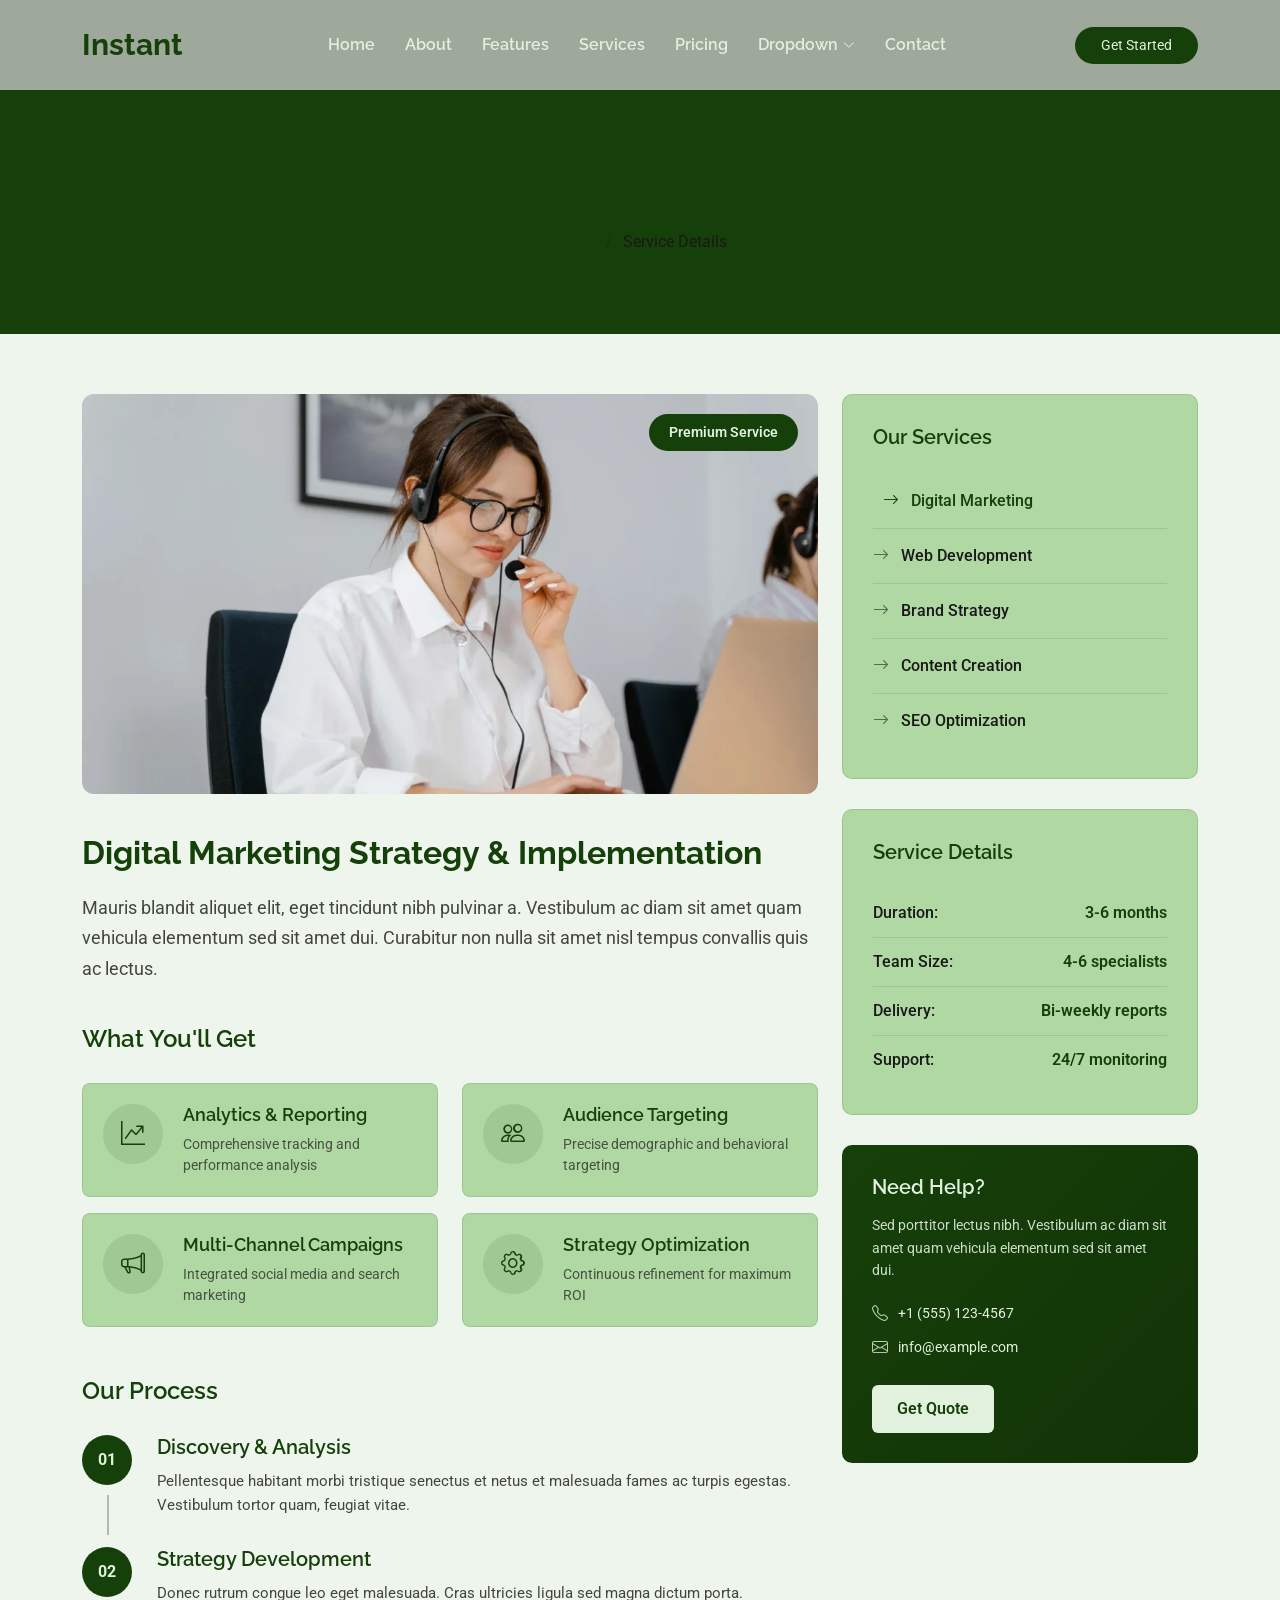
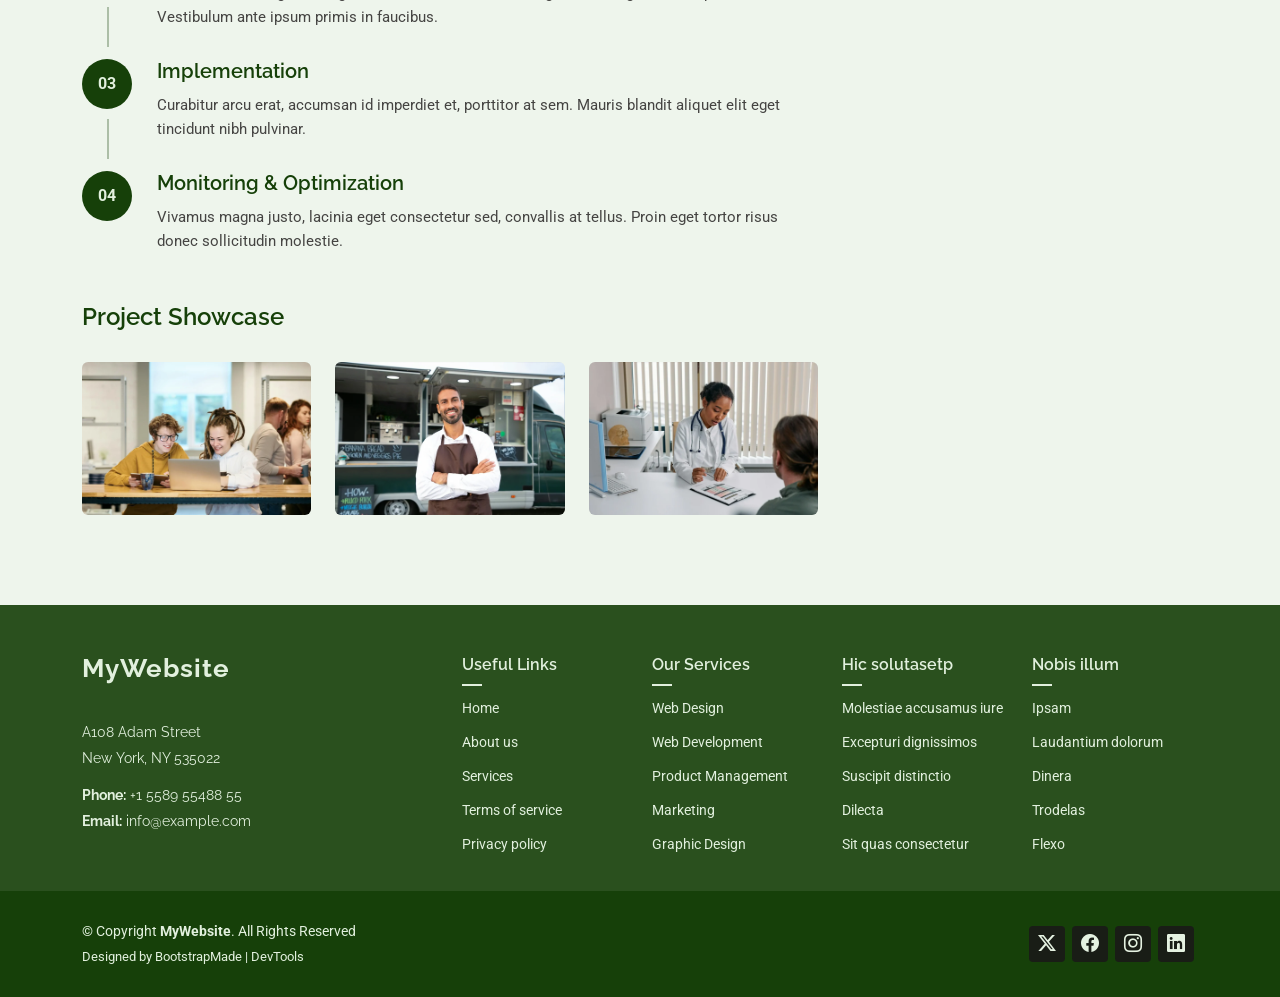
<file: service-details.html>
<!DOCTYPE html>
<html lang="en">

<head>
  <meta charset="utf-8">
  <meta content="width=device-width, initial-scale=1.0" name="viewport">
  <title>Service Details - Instant Bootstrap Template</title>
  <meta name="description" content="">
  <meta name="keywords" content="">

  <!-- Favicons -->
  <link href="assets/img/favicon.png" rel="icon">
  <link href="assets/img/apple-touch-icon.png" rel="apple-touch-icon">

  <!-- Fonts -->
  <link href="https://fonts.googleapis.com" rel="preconnect">
  <link href="https://fonts.gstatic.com" rel="preconnect" crossorigin>
  <link href="https://fonts.googleapis.com/css2?family=Roboto:ital,wght@0,100;0,300;0,400;0,500;0,700;0,900;1,100;1,300;1,400;1,500;1,700;1,900&family=Raleway:ital,wght@0,100;0,200;0,300;0,400;0,500;0,600;0,700;0,800;0,900;1,100;1,200;1,300;1,400;1,500;1,600;1,700;1,800;1,900&display=swap" rel="stylesheet">

  <!-- Vendor CSS Files -->
  <link href="assets/vendor/bootstrap/css/bootstrap.min.css" rel="stylesheet">
  <link href="assets/vendor/bootstrap-icons/bootstrap-icons.css" rel="stylesheet">
  <link href="assets/vendor/aos/aos.css" rel="stylesheet">
  <link href="assets/vendor/glightbox/css/glightbox.min.css" rel="stylesheet">
  <link href="assets/vendor/swiper/swiper-bundle.min.css" rel="stylesheet">

  <!-- Main CSS File -->
  <link href="assets/css/main.css" rel="stylesheet">

  <!-- =======================================================
  * Template Name: Instant
  * Template URL: https://bootstrapmade.com/newtemplate-bootstrap-website-template/
  * Updated: Jul 07 2025 with Bootstrap v5.3.7
  * Author: BootstrapMade.com
  * License: https://bootstrapmade.com/license/
  ======================================================== -->
</head>

<body class="service-details-page">

  <header id="header" class="header d-flex align-items-center fixed-top">
    <div class="container position-relative d-flex align-items-center justify-content-between">

      <a href="index.html" class="logo d-flex align-items-center me-auto me-xl-0">
        <!-- Uncomment the line below if you also wish to use an image logo -->
        <!-- <img src="assets/img/logo.webp" alt=""> -->
        <h1 class="sitename">Instant</h1>
      </a>

      <nav id="navmenu" class="navmenu">
        <ul>
          <li><a href="#hero">Home</a></li>
          <li><a href="#about">About</a></li>
          <li><a href="#features">Features</a></li>
          <li><a href="#services">Services</a></li>
          <li><a href="#pricing">Pricing</a></li>
          <li class="dropdown"><a href="#"><span>Dropdown</span> <i class="bi bi-chevron-down toggle-dropdown"></i></a>
            <ul>
              <li><a href="#">Dropdown 1</a></li>
              <li class="dropdown"><a href="#"><span>Deep Dropdown</span> <i class="bi bi-chevron-down toggle-dropdown"></i></a>
                <ul>
                  <li><a href="#">Deep Dropdown 1</a></li>
                  <li><a href="#">Deep Dropdown 2</a></li>
                  <li><a href="#">Deep Dropdown 3</a></li>
                  <li><a href="#">Deep Dropdown 4</a></li>
                  <li><a href="#">Deep Dropdown 5</a></li>
                </ul>
              </li>
              <li><a href="#">Dropdown 2</a></li>
              <li><a href="#">Dropdown 3</a></li>
              <li><a href="#">Dropdown 4</a></li>
            </ul>
          </li>
          <li><a href="#contact">Contact</a></li>
        </ul>
        <i class="mobile-nav-toggle d-xl-none bi bi-list"></i>
      </nav>

      <a class="btn-getstarted" href="index.html#about">Get Started</a>

    </div>
  </header>

  <main class="main">

    <!-- Page Title -->
    <div class="page-title light-background">
      <div class="container">
        <h1>Service Details</h1>
        <nav class="breadcrumbs">
          <ol>
            <li><a href="index.html">Home</a></li>
            <li class="current">Service Details</li>
          </ol>
        </nav>
      </div>
    </div><!-- End Page Title -->

    <!-- Service Details Section -->
    <section id="service-details" class="service-details section">

      <div class="container" data-aos="fade-up" data-aos-delay="100">

        <div class="row gy-5">

          <div class="col-lg-8" data-aos="fade-up" data-aos-delay="200">
            <div class="service-hero">
              <img src="assets/img/services/services-7.webp" alt="" class="img-fluid">
              <div class="service-badge">
                <span>Premium Service</span>
              </div>
            </div>

            <div class="service-content">
              <div class="service-header">
                <h2>Digital Marketing Strategy &amp; Implementation</h2>
                <p class="service-intro">Mauris blandit aliquet elit, eget tincidunt nibh pulvinar a. Vestibulum ac diam sit amet quam vehicula elementum sed sit amet dui. Curabitur non nulla sit amet nisl tempus convallis quis ac lectus.</p>
              </div>

              <div class="service-features">
                <h4>What You'll Get</h4>
                <div class="row gy-3">
                  <div class="col-md-6">
                    <div class="feature-item">
                      <div class="feature-icon">
                        <i class="bi bi-graph-up-arrow"></i>
                      </div>
                      <div class="feature-content">
                        <h5>Analytics &amp; Reporting</h5>
                        <p>Comprehensive tracking and performance analysis</p>
                      </div>
                    </div>
                  </div>
                  <div class="col-md-6">
                    <div class="feature-item">
                      <div class="feature-icon">
                        <i class="bi bi-people"></i>
                      </div>
                      <div class="feature-content">
                        <h5>Audience Targeting</h5>
                        <p>Precise demographic and behavioral targeting</p>
                      </div>
                    </div>
                  </div>
                  <div class="col-md-6">
                    <div class="feature-item">
                      <div class="feature-icon">
                        <i class="bi bi-megaphone"></i>
                      </div>
                      <div class="feature-content">
                        <h5>Multi-Channel Campaigns</h5>
                        <p>Integrated social media and search marketing</p>
                      </div>
                    </div>
                  </div>
                  <div class="col-md-6">
                    <div class="feature-item">
                      <div class="feature-icon">
                        <i class="bi bi-gear"></i>
                      </div>
                      <div class="feature-content">
                        <h5>Strategy Optimization</h5>
                        <p>Continuous refinement for maximum ROI</p>
                      </div>
                    </div>
                  </div>
                </div>
              </div>

              <div class="service-process">
                <h4>Our Process</h4>
                <div class="process-steps">
                  <div class="process-step">
                    <div class="step-number">01</div>
                    <div class="step-content">
                      <h5>Discovery &amp; Analysis</h5>
                      <p>Pellentesque habitant morbi tristique senectus et netus et malesuada fames ac turpis egestas. Vestibulum tortor quam, feugiat vitae.</p>
                    </div>
                  </div>
                  <div class="process-step">
                    <div class="step-number">02</div>
                    <div class="step-content">
                      <h5>Strategy Development</h5>
                      <p>Donec rutrum congue leo eget malesuada. Cras ultricies ligula sed magna dictum porta. Vestibulum ante ipsum primis in faucibus.</p>
                    </div>
                  </div>
                  <div class="process-step">
                    <div class="step-number">03</div>
                    <div class="step-content">
                      <h5>Implementation</h5>
                      <p>Curabitur arcu erat, accumsan id imperdiet et, porttitor at sem. Mauris blandit aliquet elit eget tincidunt nibh pulvinar.</p>
                    </div>
                  </div>
                  <div class="process-step">
                    <div class="step-number">04</div>
                    <div class="step-content">
                      <h5>Monitoring &amp; Optimization</h5>
                      <p>Vivamus magna justo, lacinia eget consectetur sed, convallis at tellus. Proin eget tortor risus donec sollicitudin molestie.</p>
                    </div>
                  </div>
                </div>
              </div>

              <div class="service-gallery" data-aos="fade-up" data-aos-delay="300">
                <h4>Project Showcase</h4>
                <div class="row gy-3">
                  <div class="col-md-4">
                    <img src="assets/img/services/services-2.webp" alt="" class="img-fluid rounded">
                  </div>
                  <div class="col-md-4">
                    <img src="assets/img/services/services-8.webp" alt="" class="img-fluid rounded">
                  </div>
                  <div class="col-md-4">
                    <img src="assets/img/services/services-11.webp" alt="" class="img-fluid rounded">
                  </div>
                </div>
              </div>
            </div>
          </div>

          <div class="col-lg-4" data-aos="fade-up" data-aos-delay="400">
            <div class="service-sidebar">

              <div class="service-menu">
                <h4>Our Services</h4>
                <div class="menu-list">
                  <a href="#" class="menu-item active">
                    <i class="bi bi-arrow-right"></i>
                    <span>Digital Marketing</span>
                  </a>
                  <a href="#" class="menu-item">
                    <i class="bi bi-arrow-right"></i>
                    <span>Web Development</span>
                  </a>
                  <a href="#" class="menu-item">
                    <i class="bi bi-arrow-right"></i>
                    <span>Brand Strategy</span>
                  </a>
                  <a href="#" class="menu-item">
                    <i class="bi bi-arrow-right"></i>
                    <span>Content Creation</span>
                  </a>
                  <a href="#" class="menu-item">
                    <i class="bi bi-arrow-right"></i>
                    <span>SEO Optimization</span>
                  </a>
                </div>
              </div>

              <div class="service-info">
                <h4>Service Details</h4>
                <div class="info-list">
                  <div class="info-item">
                    <span class="info-label">Duration:</span>
                    <span class="info-value">3-6 months</span>
                  </div>
                  <div class="info-item">
                    <span class="info-label">Team Size:</span>
                    <span class="info-value">4-6 specialists</span>
                  </div>
                  <div class="info-item">
                    <span class="info-label">Delivery:</span>
                    <span class="info-value">Bi-weekly reports</span>
                  </div>
                  <div class="info-item">
                    <span class="info-label">Support:</span>
                    <span class="info-value">24/7 monitoring</span>
                  </div>
                </div>
              </div>

              <div class="contact-card">
                <div class="contact-content">
                  <h4>Need Help?</h4>
                  <p>Sed porttitor lectus nibh. Vestibulum ac diam sit amet quam vehicula elementum sed sit amet dui.</p>
                  <div class="contact-info">
                    <div class="contact-item">
                      <i class="bi bi-telephone"></i>
                      <span>+1 (555) 123-4567</span>
                    </div>
                    <div class="contact-item">
                      <i class="bi bi-envelope"></i>
                      <span>info@example.com</span>
                    </div>
                  </div>
                  <a href="#" class="btn btn-primary">Get Quote</a>
                </div>
              </div>

            </div>
          </div>

        </div>

      </div>

    </section><!-- /Service Details Section -->

  </main>

  <footer id="footer" class="footer light-background">

    <div class="footer-top">
      <div class="container">
        <div class="row gy-4">
          <div class="col-lg-4 col-md-6 footer-about">
            <a href="index.html" class="logo d-flex align-items-center">
              <span class="sitename">MyWebsite</span>
            </a>
            <div class="footer-contact pt-3">
              <p>A108 Adam Street</p>
              <p>New York, NY 535022</p>
              <p class="mt-3"><strong>Phone:</strong> <span>+1 5589 55488 55</span></p>
              <p><strong>Email:</strong> <span>info@example.com</span></p>
            </div>
          </div>

          <div class="col-lg-2 col-md-3 footer-links">
            <h4>Useful Links</h4>
            <ul>
              <li><a href="#">Home</a></li>
              <li><a href="#">About us</a></li>
              <li><a href="#">Services</a></li>
              <li><a href="#">Terms of service</a></li>
              <li><a href="#">Privacy policy</a></li>
            </ul>
          </div>

          <div class="col-lg-2 col-md-3 footer-links">
            <h4>Our Services</h4>
            <ul>
              <li><a href="#">Web Design</a></li>
              <li><a href="#">Web Development</a></li>
              <li><a href="#">Product Management</a></li>
              <li><a href="#">Marketing</a></li>
              <li><a href="#">Graphic Design</a></li>
            </ul>
          </div>

          <div class="col-lg-2 col-md-3 footer-links">
            <h4>Hic solutasetp</h4>
            <ul>
              <li><a href="#">Molestiae accusamus iure</a></li>
              <li><a href="#">Excepturi dignissimos</a></li>
              <li><a href="#">Suscipit distinctio</a></li>
              <li><a href="#">Dilecta</a></li>
              <li><a href="#">Sit quas consectetur</a></li>
            </ul>
          </div>

          <div class="col-lg-2 col-md-3 footer-links">
            <h4>Nobis illum</h4>
            <ul>
              <li><a href="#">Ipsam</a></li>
              <li><a href="#">Laudantium dolorum</a></li>
              <li><a href="#">Dinera</a></li>
              <li><a href="#">Trodelas</a></li>
              <li><a href="#">Flexo</a></li>
            </ul>
          </div>

        </div>
      </div>
    </div>

    <div class="copyright text-center">
      <div class="container d-flex flex-column flex-lg-row justify-content-center justify-content-lg-between align-items-center">

        <div class="d-flex flex-column align-items-center align-items-lg-start">
          <div>
            © Copyright <strong><span>MyWebsite</span></strong>. All Rights Reserved
          </div>
          <div class="credits">
            <!-- All the links in the footer should remain intact. -->
            <!-- You can delete the links only if you purchased the pro version. -->
            <!-- Licensing information: https://bootstrapmade.com/license/ -->
            <!-- Purchase the pro version with working PHP/AJAX contact form: https://bootstrapmade.com/herobiz-bootstrap-business-template/ -->
            Designed by <a href="https://bootstrapmade.com/">BootstrapMade</a> | <a href="https://bootstrapmade.com/tools/">DevTools</a>
          </div>
        </div>

        <div class="social-links order-first order-lg-last mb-3 mb-lg-0">
          <a href=""><i class="bi bi-twitter-x"></i></a>
          <a href=""><i class="bi bi-facebook"></i></a>
          <a href=""><i class="bi bi-instagram"></i></a>
          <a href=""><i class="bi bi-linkedin"></i></a>
        </div>

      </div>
    </div>

  </footer>

  <!-- Scroll Top -->
  <a href="#" id="scroll-top" class="scroll-top d-flex align-items-center justify-content-center"><i class="bi bi-arrow-up-short"></i></a>

  <!-- Vendor JS Files -->
  <script src="assets/vendor/bootstrap/js/bootstrap.bundle.min.js"></script>
  <script src="assets/vendor/php-email-form/validate.js"></script>
  <script src="assets/vendor/aos/aos.js"></script>
  <script src="assets/vendor/glightbox/js/glightbox.min.js"></script>
  <script src="assets/vendor/purecounter/purecounter_vanilla.js"></script>
  <script src="assets/vendor/typed.js/typed.umd.js"></script>
  <script src="assets/vendor/swiper/swiper-bundle.min.js"></script>

  <!-- Main JS File -->
  <script src="assets/js/main.js"></script>

</body>

</html>
</file>
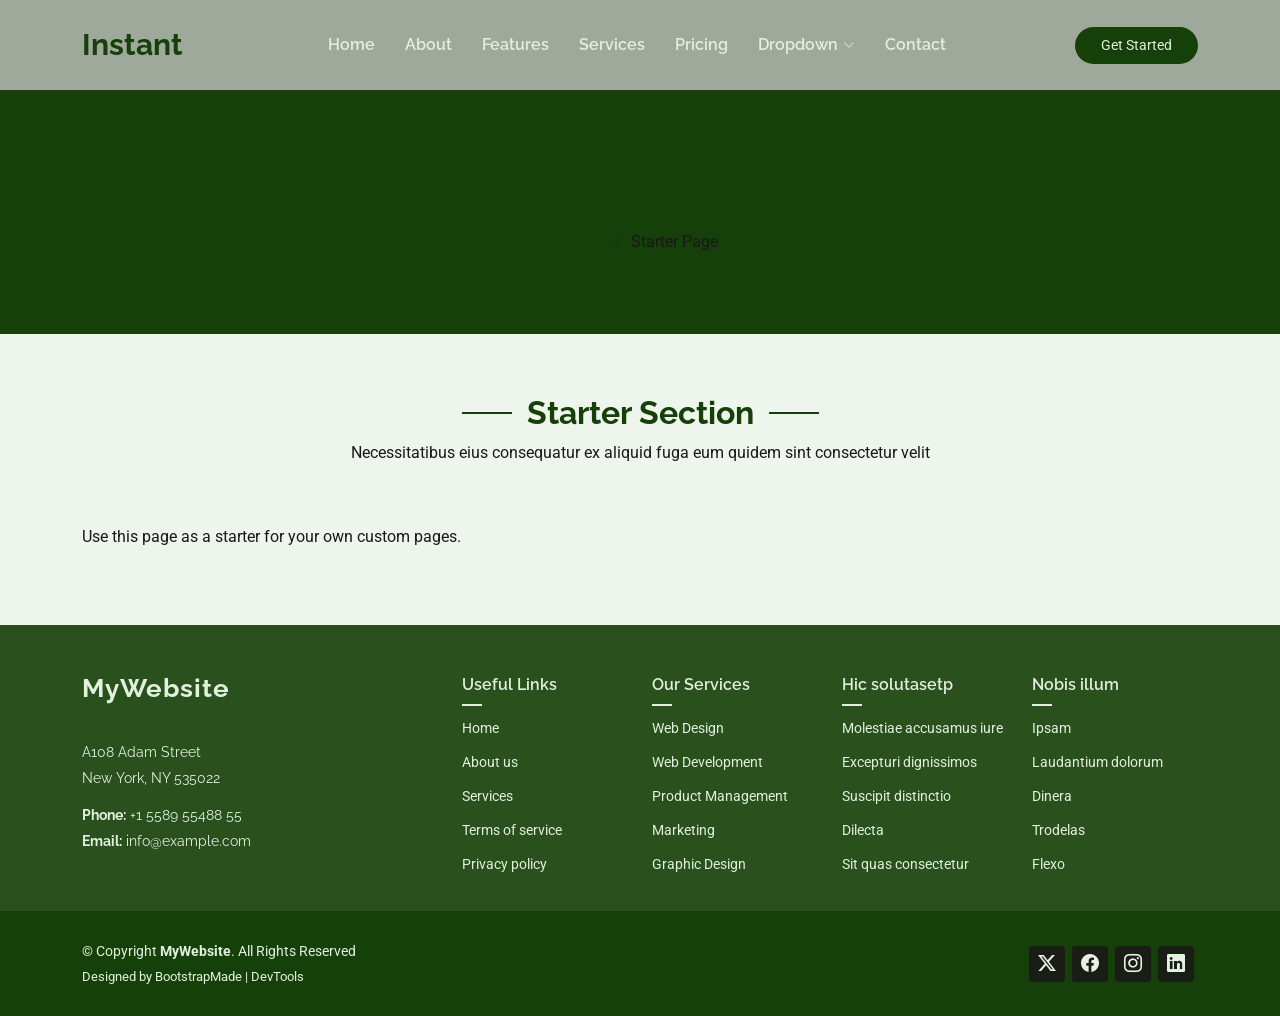
<file: starter-page.html>
<!DOCTYPE html>
<html lang="en">

<head>
  <meta charset="utf-8">
  <meta content="width=device-width, initial-scale=1.0" name="viewport">
  <title>Starter Page - Instant Bootstrap Template</title>
  <meta name="description" content="">
  <meta name="keywords" content="">

  <!-- Favicons -->
  <link href="assets/img/favicon.png" rel="icon">
  <link href="assets/img/apple-touch-icon.png" rel="apple-touch-icon">

  <!-- Fonts -->
  <link href="https://fonts.googleapis.com" rel="preconnect">
  <link href="https://fonts.gstatic.com" rel="preconnect" crossorigin>
  <link href="https://fonts.googleapis.com/css2?family=Roboto:ital,wght@0,100;0,300;0,400;0,500;0,700;0,900;1,100;1,300;1,400;1,500;1,700;1,900&family=Raleway:ital,wght@0,100;0,200;0,300;0,400;0,500;0,600;0,700;0,800;0,900;1,100;1,200;1,300;1,400;1,500;1,600;1,700;1,800;1,900&display=swap" rel="stylesheet">

  <!-- Vendor CSS Files -->
  <link href="assets/vendor/bootstrap/css/bootstrap.min.css" rel="stylesheet">
  <link href="assets/vendor/bootstrap-icons/bootstrap-icons.css" rel="stylesheet">
  <link href="assets/vendor/aos/aos.css" rel="stylesheet">
  <link href="assets/vendor/glightbox/css/glightbox.min.css" rel="stylesheet">
  <link href="assets/vendor/swiper/swiper-bundle.min.css" rel="stylesheet">

  <!-- Main CSS File -->
  <link href="assets/css/main.css" rel="stylesheet">

  <!-- =======================================================
  * Template Name: Instant
  * Template URL: https://bootstrapmade.com/newtemplate-bootstrap-website-template/
  * Updated: Jul 07 2025 with Bootstrap v5.3.7
  * Author: BootstrapMade.com
  * License: https://bootstrapmade.com/license/
  ======================================================== -->
</head>

<body class="starter-page-page">

  <header id="header" class="header d-flex align-items-center fixed-top">
    <div class="container position-relative d-flex align-items-center justify-content-between">

      <a href="index.html" class="logo d-flex align-items-center me-auto me-xl-0">
        <!-- Uncomment the line below if you also wish to use an image logo -->
        <!-- <img src="assets/img/logo.webp" alt=""> -->
        <h1 class="sitename">Instant</h1>
      </a>

      <nav id="navmenu" class="navmenu">
        <ul>
          <li><a href="#hero">Home</a></li>
          <li><a href="#about">About</a></li>
          <li><a href="#features">Features</a></li>
          <li><a href="#services">Services</a></li>
          <li><a href="#pricing">Pricing</a></li>
          <li class="dropdown"><a href="#"><span>Dropdown</span> <i class="bi bi-chevron-down toggle-dropdown"></i></a>
            <ul>
              <li><a href="#">Dropdown 1</a></li>
              <li class="dropdown"><a href="#"><span>Deep Dropdown</span> <i class="bi bi-chevron-down toggle-dropdown"></i></a>
                <ul>
                  <li><a href="#">Deep Dropdown 1</a></li>
                  <li><a href="#">Deep Dropdown 2</a></li>
                  <li><a href="#">Deep Dropdown 3</a></li>
                  <li><a href="#">Deep Dropdown 4</a></li>
                  <li><a href="#">Deep Dropdown 5</a></li>
                </ul>
              </li>
              <li><a href="#">Dropdown 2</a></li>
              <li><a href="#">Dropdown 3</a></li>
              <li><a href="#">Dropdown 4</a></li>
            </ul>
          </li>
          <li><a href="#contact">Contact</a></li>
        </ul>
        <i class="mobile-nav-toggle d-xl-none bi bi-list"></i>
      </nav>

      <a class="btn-getstarted" href="index.html#about">Get Started</a>

    </div>
  </header>

  <main class="main">

    <!-- Page Title -->
    <div class="page-title light-background">
      <div class="container">
        <h1>Starter Page</h1>
        <nav class="breadcrumbs">
          <ol>
            <li><a href="index.html">Home</a></li>
            <li class="current">Starter Page</li>
          </ol>
        </nav>
      </div>
    </div><!-- End Page Title -->

    <!-- Starter Section Section -->
    <section id="starter-section" class="starter-section section">

      <!-- Section Title -->
      <div class="container section-title" data-aos="fade-up">
        <h2>Starter Section</h2>
        <p>Necessitatibus eius consequatur ex aliquid fuga eum quidem sint consectetur velit</p>
      </div><!-- End Section Title -->

      <div class="container" data-aos="fade-up">
        <p>Use this page as a starter for your own custom pages.</p>
      </div>

    </section><!-- /Starter Section Section -->

  </main>

  <footer id="footer" class="footer light-background">

    <div class="footer-top">
      <div class="container">
        <div class="row gy-4">
          <div class="col-lg-4 col-md-6 footer-about">
            <a href="index.html" class="logo d-flex align-items-center">
              <span class="sitename">MyWebsite</span>
            </a>
            <div class="footer-contact pt-3">
              <p>A108 Adam Street</p>
              <p>New York, NY 535022</p>
              <p class="mt-3"><strong>Phone:</strong> <span>+1 5589 55488 55</span></p>
              <p><strong>Email:</strong> <span>info@example.com</span></p>
            </div>
          </div>

          <div class="col-lg-2 col-md-3 footer-links">
            <h4>Useful Links</h4>
            <ul>
              <li><a href="#">Home</a></li>
              <li><a href="#">About us</a></li>
              <li><a href="#">Services</a></li>
              <li><a href="#">Terms of service</a></li>
              <li><a href="#">Privacy policy</a></li>
            </ul>
          </div>

          <div class="col-lg-2 col-md-3 footer-links">
            <h4>Our Services</h4>
            <ul>
              <li><a href="#">Web Design</a></li>
              <li><a href="#">Web Development</a></li>
              <li><a href="#">Product Management</a></li>
              <li><a href="#">Marketing</a></li>
              <li><a href="#">Graphic Design</a></li>
            </ul>
          </div>

          <div class="col-lg-2 col-md-3 footer-links">
            <h4>Hic solutasetp</h4>
            <ul>
              <li><a href="#">Molestiae accusamus iure</a></li>
              <li><a href="#">Excepturi dignissimos</a></li>
              <li><a href="#">Suscipit distinctio</a></li>
              <li><a href="#">Dilecta</a></li>
              <li><a href="#">Sit quas consectetur</a></li>
            </ul>
          </div>

          <div class="col-lg-2 col-md-3 footer-links">
            <h4>Nobis illum</h4>
            <ul>
              <li><a href="#">Ipsam</a></li>
              <li><a href="#">Laudantium dolorum</a></li>
              <li><a href="#">Dinera</a></li>
              <li><a href="#">Trodelas</a></li>
              <li><a href="#">Flexo</a></li>
            </ul>
          </div>

        </div>
      </div>
    </div>

    <div class="copyright text-center">
      <div class="container d-flex flex-column flex-lg-row justify-content-center justify-content-lg-between align-items-center">

        <div class="d-flex flex-column align-items-center align-items-lg-start">
          <div>
            © Copyright <strong><span>MyWebsite</span></strong>. All Rights Reserved
          </div>
          <div class="credits">
            <!-- All the links in the footer should remain intact. -->
            <!-- You can delete the links only if you purchased the pro version. -->
            <!-- Licensing information: https://bootstrapmade.com/license/ -->
            <!-- Purchase the pro version with working PHP/AJAX contact form: https://bootstrapmade.com/herobiz-bootstrap-business-template/ -->
            Designed by <a href="https://bootstrapmade.com/">BootstrapMade</a> | <a href="https://bootstrapmade.com/tools/">DevTools</a>
          </div>
        </div>

        <div class="social-links order-first order-lg-last mb-3 mb-lg-0">
          <a href=""><i class="bi bi-twitter-x"></i></a>
          <a href=""><i class="bi bi-facebook"></i></a>
          <a href=""><i class="bi bi-instagram"></i></a>
          <a href=""><i class="bi bi-linkedin"></i></a>
        </div>

      </div>
    </div>

  </footer>

  <!-- Scroll Top -->
  <a href="#" id="scroll-top" class="scroll-top d-flex align-items-center justify-content-center"><i class="bi bi-arrow-up-short"></i></a>

  <!-- Vendor JS Files -->
  <script src="assets/vendor/bootstrap/js/bootstrap.bundle.min.js"></script>
  <script src="assets/vendor/php-email-form/validate.js"></script>
  <script src="assets/vendor/aos/aos.js"></script>
  <script src="assets/vendor/glightbox/js/glightbox.min.js"></script>
  <script src="assets/vendor/purecounter/purecounter_vanilla.js"></script>
  <script src="assets/vendor/typed.js/typed.umd.js"></script>
  <script src="assets/vendor/swiper/swiper-bundle.min.js"></script>

  <!-- Main JS File -->
  <script src="assets/js/main.js"></script>

</body>

</html>
</file>
<file: assets/css/main.css>
/**
* Template Name: Instant
* Template URL: https://bootstrapmade.com/newtemplate-bootstrap-website-template/
* Updated: Jul 07 2025 with Bootstrap v5.3.7
* Author: BootstrapMade.com
* License: https://bootstrapmade.com/license/
*/

/*--------------------------------------------------------------
# Font & Color Variables
# Help: https://bootstrapmade.com/color-system/
--------------------------------------------------------------*/
/* Fonts */
:root {
  --default-font: "Roboto",  system-ui, -apple-system, "Segoe UI", Roboto, "Helvetica Neue", Arial, "Noto Sans", "Liberation Sans", sans-serif, "Apple Color Emoji", "Segoe UI Emoji", "Segoe UI Symbol", "Noto Color Emoji";
  --heading-font: "Raleway",  sans-serif;
  --nav-font: "Raleway",  sans-serif;
}

/* Global Colors - The following color variables are used throughout the website. Updating them here will change the color scheme of the entire website */
:root { 
  --background-color: #eef5ec; /* Background color for the entire website, including individual sections */
  --default-color: #1a1818; /* Default color used for the majority of the text content across the entire website */
  --heading-color: #164009; /* Color for headings, subheadings and title throughout the website */
  --accent-color: #164009; /* Accent color that represents your brand on the website. It's used for buttons, links, and other elements that need to stand out */
  --surface-color: #2699034f; /* The surface color is used as a background of boxed elements within sections, such as cards, icon boxes, or other elements that require a visual separation from the global background. */
  --contrast-color: #e2f0de; /* Contrast color for text, ensuring readability against backgrounds of accent, heading, or default colors. */
}

/* Nav Menu Colors - The following color variables are used specifically for the navigation menu. They are separate from the global colors to allow for more customization options */
:root {
  --nav-color: #1e7f00;  /* The default color of the main navmenu links */
  --nav-hover-color: #164009; /* Applied to main navmenu links when they are hovered over or active */
  --nav-mobile-background-color: #1e7f00; /* Used as the background color for mobile navigation menu */
  --nav-dropdown-background-color: #1e7f00; /* Used as the background color for dropdown items that appear when hovering over primary navigation items */
  --nav-dropdown-color: #e2f0de; /* Used for navigation links of the dropdown items in the navigation menu. */
  --nav-dropdown-hover-color: #164009; /* Similar to --nav-hover-color, this color is applied to dropdown navigation links when they are hovered over. */
}

/* Color Presets - These classes override global colors when applied to any section or element, providing reuse of the sam color scheme. */

.light-background {
  --background-color: #164009;
  --surface-color: #2699034f;
}

.dark-background {
  --background-color: #164009;
  --default-color: #eef5ec;
  --heading-color: #eef5ec;
  --surface-color: #2699034f;
  --contrast-color: #eef5ec;
}

/* Smooth scroll */
:root {
  scroll-behavior: smooth;
}

/*--------------------------------------------------------------
# General Styling & Shared Classes
--------------------------------------------------------------*/
body {
  color: var(--default-color);
  background-color: var(--background-color);
  font-family: var(--default-font);
}

a {
  color: var(--accent-color);
  text-decoration: none;
  transition: 0.3s;
}

a:hover {
  color: color-mix(in srgb, var(--accent-color), transparent 25%);
  text-decoration: none;
}

h1,
h2,
h3,
h4,
h5,
h6 {
  color: var(--heading-color);
  font-family: var(--heading-font);
}

/* PHP Email Form Messages
------------------------------*/
.php-email-form .error-message {
  display: none;
  background: #df1529;
  color: #ffffff;
  text-align: left;
  padding: 15px;
  margin-bottom: 24px;
  font-weight: 600;
}

.php-email-form .sent-message {
  display: none;
  color: #ffffff;
  background: #059652;
  text-align: center;
  padding: 15px;
  margin-bottom: 24px;
  font-weight: 600;
}

.php-email-form .loading {
  display: none;
  background: var(--surface-color);
  text-align: center;
  padding: 15px;
  margin-bottom: 24px;
}

.php-email-form .loading:before {
  content: "";
  display: inline-block;
  border-radius: 50%;
  width: 24px;
  height: 24px;
  margin: 0 10px -6px 0;
  border: 3px solid var(--accent-color);
  border-top-color: var(--surface-color);
  animation: php-email-form-loading 1s linear infinite;
}

@keyframes php-email-form-loading {
  0% {
    transform: rotate(0deg);
  }

  100% {
    transform: rotate(360deg);
  }
}

/*--------------------------------------------------------------
# Global Header
--------------------------------------------------------------*/
.header {
  --background-color: color-mix(in srgb, var(--contrast-color), black 30%);
  color: var(--);
  background-color: var(--background-color);
  padding: 15px 0;
  transition: all 0.5s;
  z-index: 997;
}

.header .logo {
  line-height: 1;
}

.header .logo img {
  max-height: 36px;
  margin-right: 8px;
}

.header .logo h1 {
  font-size: 30px;
  margin: 0;
  font-weight: 700;
  color: var(--heading-color);
}

.header .btn-getstarted,
.header .btn-getstarted:focus {
  color: var(--contrast-color);
  background: var(--accent-color);
  font-size: 14px;
  padding: 8px 26px;
  margin: 0;
  border-radius: 50px;
  transition: 0.3s;
}

.header .btn-getstarted:hover,
.header .btn-getstarted:focus:hover {
  color: var(--contrast-color);
  background: color-mix(in srgb, var(--accent-color), transparent 15%);
}

@media (max-width: 1200px) {
  .header .logo {
    order: 1;
  }

  .header .btn-getstarted {
    order: 2;
    margin: 0 15px 0 0;
    padding: 6px 20px;
  }

  .header .navmenu {
    order: 3;
  }
}

.scrolled .header::before {
  content: "";
  position: absolute;
  inset: 0;
  background: var(--background-color);
  backdrop-filter: blur(10px);
  -webkit-backdrop-filter: blur(10px);
  z-index: -1;
  pointer-events: none;
  border-bottom: 1px solid rgba(255, 255, 255, 0.1);
  /* optional border */
}

/*--------------------------------------------------------------
# Navigation Menu
--------------------------------------------------------------*/
/* Navmenu - Desktop */
@media (min-width: 1200px) {
  .navmenu {
    padding: 0;
  }

  .navmenu ul {
    margin: 0;
    padding: 0;
    display: flex;
    list-style: none;
    align-items: center;
  }

  .navmenu li {
    position: relative;
  }

  .navmenu a,
  .navmenu a:focus {
    color: var(--contrast-color);
    padding: 18px 15px;
    font-size: 16px;
    font-family: var(--nav-font);
    font-weight: 600;
    display: flex;
    align-items: center;
    justify-content: space-between;
    white-space: nowrap;
    transition: 0.3s;
  }

  .navmenu a i,
  .navmenu a:focus i {
    font-size: 12px;
    line-height: 0;
    margin-left: 5px;
    transition: 0.3s;
  }

  .navmenu li:last-child a {
    padding-right: 0;
  }

  .navmenu li:hover>a,
  .navmenu .active,
  .navmenu .active:focus {
    color: var(--nav-hover-color);
  }

  .navmenu .dropdown ul {
    margin: 0;
    padding: 10px 0;
    background: var(--nav-dropdown-background-color);
    display: block;
    position: absolute;
    visibility: hidden;
    left: 14px;
    top: 130%;
    opacity: 0;
    transition: 0.3s;
    border-radius: 4px;
    z-index: 99;
    box-shadow: 0px 0px 30px rgba(0, 0, 0, 0.1);
  }

  .navmenu .dropdown ul li {
    min-width: 200px;
  }

  .navmenu .dropdown ul a {
    padding: 10px 20px;
    font-size: 15px;
    text-transform: none;
    color: var(--nav-dropdown-color);
  }

  .navmenu .dropdown ul a i {
    font-size: 12px;
  }

  .navmenu .dropdown ul a:hover,
  .navmenu .dropdown ul .active:hover,
  .navmenu .dropdown ul li:hover>a {
    color: var(--nav-dropdown-hover-color);
  }

  .navmenu .dropdown:hover>ul {
    opacity: 1;
    top: 100%;
    visibility: visible;
  }

  .navmenu .dropdown .dropdown ul {
    top: 0;
    left: -90%;
    visibility: hidden;
  }

  .navmenu .dropdown .dropdown:hover>ul {
    opacity: 1;
    top: 0;
    left: -100%;
    visibility: visible;
  }
}

/* Navmenu - Mobile */
@media (max-width: 1199px) {
  .mobile-nav-toggle {
    color: var(--nav-color);
    font-size: 28px;
    line-height: 0;
    margin-right: 10px;
    cursor: pointer;
    transition: color 0.3s;
  }

  .navmenu {
    padding: 0;
    z-index: 9997;
  }

  .navmenu ul {
    display: none;
    list-style: none;
    position: absolute;
    inset: 60px 20px 20px 20px;
    padding: 10px 0;
    margin: 0;
    border-radius: 6px;
    background-color: var(--nav-mobile-background-color);
    overflow-y: auto;
    transition: 0.3s;
    z-index: 9998;
    box-shadow: 0px 0px 30px rgba(0, 0, 0, 0.1);
  }

  .navmenu a,
  .navmenu a:focus {
    color: var(--nav-dropdown-color);
    padding: 10px 20px;
    font-family: var(--nav-font);
    font-size: 17px;
    font-weight: 500;
    display: flex;
    align-items: center;
    justify-content: space-between;
    white-space: nowrap;
    transition: 0.3s;
  }

  .navmenu a i,
  .navmenu a:focus i {
    font-size: 12px;
    line-height: 0;
    margin-left: 5px;
    width: 30px;
    height: 30px;
    display: flex;
    align-items: center;
    justify-content: center;
    border-radius: 50%;
    transition: 0.3s;
    background-color: color-mix(in srgb, var(--accent-color), transparent 90%);
  }

  .navmenu a i:hover,
  .navmenu a:focus i:hover {
    background-color: var(--accent-color);
    color: var(--contrast-color);
  }

  .navmenu a:hover,
  .navmenu .active,
  .navmenu .active:focus {
    color: var(--nav-dropdown-hover-color);
  }

  .navmenu .active i,
  .navmenu .active:focus i {
    background-color: var(--accent-color);
    color: var(--contrast-color);
    transform: rotate(180deg);
  }

  .navmenu .dropdown ul {
    position: static;
    display: none;
    z-index: 99;
    padding: 10px 0;
    margin: 10px 20px;
    background-color: var(--nav-dropdown-background-color);
    border: 1px solid color-mix(in srgb, var(--default-color), transparent 90%);
    box-shadow: none;
    transition: all 0.5s ease-in-out;
  }

  .navmenu .dropdown ul ul {
    background-color: rgba(33, 37, 41, 0.1);
  }

  .navmenu .dropdown>.dropdown-active {
    display: block;
    background-color: rgba(33, 37, 41, 0.03);
  }

  .mobile-nav-active {
    overflow: hidden;
  }

  .mobile-nav-active .mobile-nav-toggle {
    color: #fff;
    position: absolute;
    font-size: 32px;
    top: 15px;
    right: 15px;
    margin-right: 0;
    z-index: 9999;
  }

  .mobile-nav-active .navmenu {
    position: fixed;
    overflow: hidden;
    inset: 0;
    background: rgba(33, 37, 41, 0.8);
    transition: 0.3s;
  }

  .mobile-nav-active .navmenu>ul {
    display: block;
  }
}

/*--------------------------------------------------------------
# Global Footer
--------------------------------------------------------------*/
.footer {
  color: var(--contrast-color);
  background-color: var(--background-color);
  font-size: 14px;
  position: relative;
}

.footer .footer-top {
  background-color: color-mix(in srgb, var(--background-color), white 8.5%);
  padding-top: 50px;
}

.footer .footer-about .logo {
  line-height: 1;
  margin-bottom: 25px;
}

.footer .footer-about .logo img {
  max-height: 40px;
  margin-right: 6px;
}

.footer .footer-about .logo span {
  color: var(--contrast-color);
  font-family: var(--heading-font);
  font-size: 26px;
  font-weight: 700;
  letter-spacing: 1px;
}

.footer .footer-about p {
  font-size: 14px;
  font-family: var(--heading-font);
}

.footer h4 {
  font-size: 16px;
  color: var(--contrast-color);
  font-weight: 600;
  position: relative;
  padding-bottom: 12px;
  margin-bottom: 15px;
}

.footer h4::after {
  content: "";
  position: absolute;
  display: block;
  width: 20px;
  height: 2px;
  background: var(--nav-dropdown-color);
  bottom: 0;
  left: 0;
}

.footer .footer-links {
  margin-bottom: 30px;
}

.footer .footer-links ul {
  list-style: none;
  padding: 0;
  margin: 0;
}

.footer .footer-links ul i {
  padding-right: 2px;
  font-size: 12px;
  line-height: 0;
}

.footer .footer-links ul li {
  padding: 10px 0;
  display: flex;
  align-items: center;
}

.footer .footer-links ul li:first-child {
  padding-top: 0;
}

.footer .footer-links ul a {
  color: var(--contrast-color);;
  display: inline-block;
  line-height: 1;
}

.footer .footer-links ul a:hover {
  color: color-mix(in srgb, var(--contrast-color), black 20%);
}

.footer .footer-contact p {
  margin-bottom: 5px;
}

.footer .copyright {
  padding: 30px 0;
}

.footer .copyright p {
  margin-bottom: 0;
}

.footer .credits {
  margin-top: 5px;
  font-size: 13px;
}

.footer .credits a{
  color: var(--contrast-color);
}

.footer .credits a:hover{
  color: color-mix(in srgb, var(--contrast-color), black 30%);
}

.footer .social-links a {
  font-size: 18px;
  display: inline-block;
  background: color-mix(in srgb, var(--default-color), transparent 12%);
  color: color-mix(in srgb, var(--contrast-color), white 10%);
  line-height: 1;
  padding: 8px 0;
  margin-right: 4px;
  border-radius: 4px;
  text-align: center;
  width: 36px;
  height: 36px;
  transition: 0.3s;
}

.footer .social-links a:hover {
  color: var(--contrast-color);
  background: color-mix(in srgb, var(--default-color), transparent 52%);
  text-decoration: none;
}

/*--------------------------------------------------------------
# Scroll Top Button
--------------------------------------------------------------*/
.scroll-top {
  position: fixed;
  visibility: hidden;
  opacity: 0;
  right: 15px;
  bottom: -15px;
  z-index: 99999;
  background-color: color-mix(in srgb, var(--accent-color), black 25%);
  width: 44px;
  height: 44px;
  border-radius: 50px;
  transition: all 0.4s;
}

.scroll-top i {
  font-size: 24px;
  color: var(--contrast-color);
  line-height: 0;
}

.scroll-top:hover {
  background-color: color-mix(in srgb, var(--accent-color), transparent 20%);
  color: var(--contrast-color);
}

.scroll-top.active {
  visibility: visible;
  opacity: 1;
  bottom: 15px;
}

/*--------------------------------------------------------------
# Disable aos animation delay on mobile devices
--------------------------------------------------------------*/
@media screen and (max-width: 768px) {
  [data-aos-delay] {
    transition-delay: 0 !important;
  }
}

/*--------------------------------------------------------------
# Global Page Titles & Breadcrumbs
--------------------------------------------------------------*/
.page-title {
  color: var(--default-color);
  background-color: var(--background-color);
  padding: 170px 0 80px 0;
  text-align: center;
  position: relative;
}

.page-title h1 {
  font-size: 42px;
  font-weight: 700;
  margin-bottom: 10px;
}

.page-title .breadcrumbs ol {
  display: flex;
  flex-wrap: wrap;
  list-style: none;
  justify-content: center;
  padding: 0;
  margin: 0;
  font-size: 16px;
  font-weight: 400;
}

.page-title .breadcrumbs ol li+li {
  padding-left: 10px;
}

.page-title .breadcrumbs ol li+li::before {
  content: "/";
  display: inline-block;
  padding-right: 10px;
  color: color-mix(in srgb, var(--default-color), transparent 70%);
}

/*--------------------------------------------------------------
# Global Sections
--------------------------------------------------------------*/
section,
.section {
  color: var(--default-color);
  background-color: var(--background-color);
  padding: 60px 0;
  scroll-margin-top: 90px;
  overflow: clip;
}

@media (max-width: 1199px) {

  section,
  .section {
    scroll-margin-top: 66px;
  }
}

/*--------------------------------------------------------------
# Global Section Titles
--------------------------------------------------------------*/
.section-title {
  text-align: center;
  padding-bottom: 60px;
  position: relative;
}

.section-title h2 {
  font-size: 32px;
  font-weight: 700;
  position: relative;
}

.section-title h2:before,
.section-title h2:after {
  content: "";
  width: 50px;
  height: 2px;
  background: var(--accent-color);
  display: inline-block;
}

.section-title h2:before {
  margin: 0 15px 10px 0;
}

.section-title h2:after {
  margin: 0 0 10px 15px;
}

.section-title p {
  margin-bottom: 0;
}

/*--------------------------------------------------------------
# Hero Section
--------------------------------------------------------------*/
.hero {
  padding-top: 120px;
  min-height: 100vh;
  display: flex;
  align-items: center;
  position: relative;
  background: linear-gradient(135deg, color-mix(in srgb, var(--accent-color), transparent 96%) 0%, var(--background-color) 40%, color-mix(in srgb, var(--accent-color), transparent 98%) 100%);
  padding-bottom: 60px;
}

.hero::before {
  content: "";
  position: absolute;
  width: 500px;
  height: 500px;
  background: radial-gradient(circle, color-mix(in srgb, var(--accent-color), transparent 85%) 0%, transparent 70%);
  border-radius: 50%;
  top: -20%;
  right: -10%;
  animation: float 6s ease-in-out infinite;
  z-index: 1;
}

.hero::after {
  content: "";
  position: absolute;
  width: 200px;
  height: 200px;
  background: color-mix(in srgb, var(--accent-color), transparent 88%);
  border-radius: 50%;
  bottom: 10%;
  left: 5%;
  filter: blur(40px);
  animation: float 4s ease-in-out infinite reverse;
  z-index: 1;
}

.hero .hero-wrapper {
  width: 100%;
  max-width: 900px;
  margin: 0 auto;
}

.hero .hero-title {
  font-size: 48px;
  font-weight: 900;
  color: var(--heading-color);
  line-height: 1.1;
  margin-bottom: 25px;
  letter-spacing: -0.02em;
}

@media (max-width: 768px) {
  .hero .hero-title {
    font-size: 36px;
  }
}

@media (max-width: 575px) {
  .hero .hero-title {
    font-size: 28px;
  }
}

.hero .hero-title .typed {
  background: linear-gradient(135deg, var(--accent-color) 0%, color-mix(in srgb, var(--accent-color), #8b5cf6 50%) 100%);
  -webkit-background-clip: text;
  -webkit-text-fill-color: transparent;
  background-clip: text;
  position: relative;
}

.hero .hero-title .typed::after {
  content: "";
  position: absolute;
  bottom: -5px;
  left: 0;
  width: 100%;
  height: 4px;
  background: linear-gradient(135deg, var(--accent-color) 0%, color-mix(in srgb, var(--accent-color), #8b5cf6 50%) 100%);
  border-radius: 2px;
}

.hero .hero-description {
  font-size: 1.2rem;
  color: color-mix(in srgb, var(--default-color), transparent 20%);
  line-height: 1.6;
  margin-bottom: 40px;
  max-width: 600px;
  margin-left: auto;
  margin-right: auto;
}

.hero .hero-actions {
  display: flex;
  gap: 20px;
  justify-content: center;
  margin-bottom: 60px;
}

.hero .hero-actions .action-btn {
  display: inline-flex;
  align-items: center;
  gap: 10px;
  padding: 16px 32px;
  border-radius: 50px;
  font-weight: 600;
  font-size: 16px;
  transition: all 0.3s ease;
  text-decoration: none;
  position: relative;
  overflow: hidden;
}

.hero .hero-actions .action-btn.primary {
  background: var(--accent-color);
  color: var(--contrast-color);
  border: 2px solid var(--accent-color);
}

.hero .hero-actions .action-btn.primary::before {
  content: "";
  position: absolute;
  inset: 0;
  background: linear-gradient(135deg, color-mix(in srgb, var(--accent-color), #8b5cf6 30%) 0%, var(--accent-color) 100%);
  opacity: 0;
  transition: opacity 0.3s ease;
}

.hero .hero-actions .action-btn.primary span,
.hero .hero-actions .action-btn.primary i {
  position: relative;
  z-index: 1;
}

.hero .hero-actions .action-btn.primary:hover {
  transform: translateY(-2px);
  box-shadow: 0 10px 30px color-mix(in srgb, var(--accent-color), transparent 60%);
}

.hero .hero-actions .action-btn.primary:hover::before {
  opacity: 1;
}

.hero .hero-actions .action-btn.secondary {
  background: transparent;
  color: var(--default-color);
  border: 2px solid color-mix(in srgb, var(--default-color), transparent 80%);
}

.hero .hero-actions .action-btn.secondary:hover {
  background: var(--surface-color);
  border-color: var(--accent-color);
  color: var(--accent-color);
  transform: translateY(-2px);
  box-shadow: 0 8px 25px color-mix(in srgb, var(--default-color), transparent 90%);
}

.hero .hero-image-showcase {
  position: relative;
}

.hero .hero-image-showcase .image-wrapper {
  position: relative;
  background: var(--surface-color);
  border-radius: 20px;
  padding: 15px;
  box-shadow: 0 20px 60px color-mix(in srgb, var(--default-color), transparent 88%);
  border: 1px solid color-mix(in srgb, var(--default-color), transparent 92%);
}

.hero .hero-image-showcase .image-wrapper img {
  border-radius: 15px;
  width: 100%;
  height: auto;
}

.hero .hero-image-showcase .floating-card {
  position: absolute;
  background: var(--surface-color);
  border: 1px solid color-mix(in srgb, var(--default-color), transparent 90%);
  border-radius: 15px;
  padding: 20px;
  box-shadow: 0 8px 30px color-mix(in srgb, var(--default-color), transparent 85%);
  backdrop-filter: blur(10px);
}

.hero .hero-image-showcase .floating-card.card-1 {
  top: 20%;
  left: -60px;
  animation: float 3s ease-in-out infinite;
}

.hero .hero-image-showcase .floating-card.card-2 {
  bottom: 15%;
  right: -60px;
  animation: float 3s ease-in-out infinite reverse;
}

.hero .hero-image-showcase .floating-card .card-content {
  display: flex;
  align-items: center;
  gap: 15px;
}

.hero .hero-image-showcase .floating-card .card-content .card-icon {
  background: color-mix(in srgb, var(--accent-color), transparent 90%);
  width: 50px;
  height: 50px;
  border-radius: 12px;
  display: flex;
  align-items: center;
  justify-content: center;
}

.hero .hero-image-showcase .floating-card .card-content .card-icon i {
  color: var(--accent-color);
  font-size: 20px;
}

.hero .hero-image-showcase .floating-card .card-content .card-info h4 {
  font-size: 1.5rem;
  font-weight: 700;
  color: var(--nav-dropdown-hover-color);
  margin: 0;
  line-height: 1;
}

.hero .hero-image-showcase .floating-card .card-content .card-info p span{
  color: color-mix(in srgb, var(--contrast-color), black 10%);
}

.hero .hero-image-showcase .floating-card .card-content .card-info p {
  margin: 5px 0 0;
  color: var(--contrast-color);
  font-size: 0.80rem;
  white-space: nowrap;
}

@keyframes float {

  0%,
  100% {
    transform: translateY(0px);
  }

  50% {
    transform: translateY(-15px);
  }
}

@keyframes pulse {

  0%,
  100% {
    opacity: 0.4;
  }

  50% {
    opacity: 0.8;
  }
}

@media (max-width: 991px) {
  .hero {
    min-height: auto;
  }

  .hero .floating-card.card-1 {
    left: -30px;
    top: 10%;
  }

  .hero .floating-card.card-2 {
    right: -30px;
    bottom: 10%;
  }

  .hero .hero-actions {
    margin-bottom: 40px;
  }
}

@media (max-width: 768px) {
  .hero .hero-actions {
    flex-direction: column;
    align-items: center;
    gap: 15px;
  }

  .hero .hero-actions .action-btn {
    width: 100%;
    max-width: 280px;
    justify-content: center;
  }

  .hero .floating-card {
    display: none;
  }
}

@media (max-width: 576px) {
  .hero {
    padding: 100px 0 30px;
  }

  .hero .hero-badge {
    margin-bottom: 20px;
  }

  .hero .hero-description {
    font-size: 1.1rem;
    margin-bottom: 30px;
  }

  .hero .hero-actions {
    margin-bottom: 30px;
  }
}
/*--------------------------------------------------------------
# Sobre nós Section 
--------------------------------------------------------------*/
.sobre-nos .ods .img {
  background-color: color-mix(in srgb, var(--nav-color), transparent 80%);
}

.sobre-nos .ods .titulo {
  color: color-mix(in srgb, var(--accent-color), transparent 35%);
}

/*--------------------------------------------------------------
# About Section
--------------------------------------------------------------*/
.about .image-wrapper {
  position: relative;
  overflow: hidden;
  border-radius: 8px;
  box-shadow: 0 15px 30px rgba(0, 0, 0, 0.1);
  transition: transform 0.3s ease-in-out;
}

.about .image-wrapper:hover {
  transform: translateY(-5px);
}

.about .content h2 {
  font-weight: 700;
  position: relative;
  display: inline-block;
}

.about .content h2:after {
  content: "";
  position: absolute;
  width: 50px;
  height: 3px;
  background-color: var(--accent-color);
  left: 0;
  bottom: -10px;
}

.about .content h5 {
  font-weight: 500;
  color: color-mix(in srgb, var(--heading-color), transparent 20%);
}

.about .content p {
  font-size: 1rem;
  line-height: 1.8;
  margin-bottom: 1.5rem;
}

.about .features-list {
  margin-top: 2rem;
}

.about .features-list .feature-item {
  padding: 20px;
  background-color: var(--surface-color);
  border-radius: 8px;
  box-shadow: 0 5px 15px rgba(0, 0, 0, 0.05);
  transition: all 0.3s ease;
  height: 100%;
}

.about .features-list .feature-item:hover {
  transform: translateY(-5px);
  box-shadow: 0 10px 25px rgba(0, 0, 0, 0.1);
}

.about .features-list .feature-item i {
  font-size: 2rem;
  color: var(--accent-color);
  margin-bottom: 15px;
  display: block;
}

.about .features-list .feature-item h5 {
  font-size: 1.1rem;
  font-weight: 600;
  margin-bottom: 10px;
}

.about .features-list .feature-item p {
  font-size: 0.9rem;
  margin-bottom: 0;
}

.about .btn {
  padding: 10px 25px;
  border-radius: 50px;
  font-weight: 500;
  transition: all 0.3s ease;
}

.about .btn.btn-primary {
  background-color: var(--accent-color);
  border-color: var(--accent-color);
  color: var(--contrast-color);
}

.about .btn.btn-primary:hover {
  background-color: color-mix(in srgb, var(--accent-color), #000 10%);
  border-color: color-mix(in srgb, var(--accent-color), #000 10%);
}

.about .btn.btn-outline-primary {
  border-color: var(--accent-color);
  color: var(--accent-color);
}

.about .btn.btn-outline-primary:hover {
  background-color: var(--accent-color);
  color: var(--contrast-color);
}

@media (max-width: 992px) {
  .about .image-wrapper {
    margin-bottom: 2rem;
  }

  .about .content {
    text-align: center;
  }

  .about .content h2:after {
    left: 50%;
    transform: translateX(-50%);
  }

  .about .signature-area {
    display: flex;
    flex-direction: column;
    align-items: center;
  }
}

@media (max-width: 768px) {
  .about .features-list .feature-item {
    margin-bottom: 1.5rem;
  }
}

/*--------------------------------------------------------------
# Features Section
--------------------------------------------------------------*/
.features .intro-content h2 {
  font-size: 36px;
  font-weight: 700;
  margin-bottom: 25px;
  color: var(--heading-color);
  line-height: 1.3;
}

.features .intro-content p {
  font-size: 18px;
  color: color-mix(in srgb, var(--default-color), transparent 20%);
  margin-bottom: 35px;
  line-height: 1.6;
}

.features .intro-content .feature-stats {
  display: flex;
  gap: 30px;
}

.features .intro-content .feature-stats .stat-item {
  text-align: center;
}

.features .intro-content .feature-stats .stat-item .stat-number {
  display: block;
  font-size: 28px;
  font-weight: 700;
  color: var(--accent-color);
  line-height: 1;
}

.features .intro-content .feature-stats .stat-item .stat-label {
  font-size: 14px;
  color: color-mix(in srgb, var(--default-color), transparent 40%);
  font-weight: 500;
  margin-top: 5px;
  display: block;
}

.features .intro-image {
  position: relative;
}

.features .intro-image img {
  border-radius: 20px;
  box-shadow: 0 20px 60px rgba(0, 0, 0, 0.1);
}

.features .intro-image::before {
  content: "";
  position: absolute;
  top: -20px;
  left: -20px;
  width: 100px;
  height: 100px;
  background: linear-gradient(135deg, var(--accent-color), color-mix(in srgb, var(--accent-color), transparent 40%));
  border-radius: 50%;
  z-index: -1;
  opacity: 0.7;
}

.features .intro-image::after {
  content: "";
  position: absolute;
  bottom: -30px;
  right: -30px;
  width: 80px;
  height: 80px;
  background: linear-gradient(135deg, var(--heading-color), color-mix(in srgb, var(--heading-color), transparent 40%));
  border-radius: 20px;
  z-index: -1;
  opacity: 0.5;
}

.features .features-grid {
  display: grid;
  grid-template-columns: repeat(auto-fit, minmax(350px, 1fr));
  gap: 30px;
  margin-top: 60px;
}

.features .feature-item {
  position: relative;
  background: var(--surface-color);
  padding: 35px;
  border-radius: 20px;
  box-shadow: 0 5px 25px rgba(0, 0, 0, 0.08);
  transition: all 0.4s ease;
  overflow: hidden;
}

.features .feature-item::before {
  content: "";
  position: absolute;
  top: 0;
  left: -100%;
  width: 100%;
  height: 3px;
  background: linear-gradient(90deg, var(--accent-color), color-mix(in srgb, var(--accent-color), transparent 50%));
  transition: left 0.5s ease;
}

.features .feature-item .feature-number {
  position: absolute;
  top: 20px;
  right: 25px;
  font-size: 48px;
  font-weight: 900;
  color: color-mix(in srgb, var(--accent-color), transparent 90%);
  line-height: 1;
  z-index: 1;
}

.features .feature-item .feature-content {
  position: relative;
  z-index: 2;
}

.features .feature-item .feature-content .feature-icon {
  margin-bottom: 25px;
}

.features .feature-item .feature-content .feature-icon i {
  font-size: 32px;
  color: var(--contrast-color);
  background: linear-gradient(135deg, var(--accent-color), color-mix(in srgb, var(--accent-color), transparent 30%));
  width: 70px;
  height: 70px;
  display: flex;
  align-items: center;
  justify-content: center;
  border-radius: 16px;
  transition: all 0.3s ease;
  box-shadow: 0 8px 25px color-mix(in srgb, var(--accent-color), transparent 70%);
}

.features .feature-item .feature-content h4 {
  font-size: 22px;
  font-weight: 700;
  margin-bottom: 18px;
  color: var(--heading-color);
  line-height: 1.3;
}

.features .feature-item .feature-content p {
  font-size: 15px;
  color: color-mix(in srgb, var(--default-color), transparent 25%);
  margin-bottom: 25px;
  line-height: 1.6;
}

.features .feature-item .feature-content .feature-tags {
  display: flex;
  gap: 10px;
  flex-wrap: wrap;
}

.features .feature-item .feature-content .feature-tags .tag {
  font-size: 12px;
  font-weight: 600;
  padding: 6px 12px;
  background: color-mix(in srgb, var(--accent-color), transparent 90%);
  color: var(--accent-color);
  border-radius: 20px;
  transition: all 0.3s ease;
}

.features .feature-item:hover {
  transform: translateY(-15px);
  box-shadow: 0 20px 60px rgba(0, 0, 0, 0.15);
}

.features .feature-item:hover::before {
  left: 0;
}

.features .feature-item:hover .feature-number {
  color: color-mix(in srgb, var(--accent-color), transparent 80%);
  transform: scale(1.1);
}

.features .feature-item:hover .feature-icon i {
  transform: scale(1.1) rotate(5deg);
  box-shadow: 0 12px 35px color-mix(in srgb, var(--accent-color), transparent 60%);
}

.features .feature-item:hover .feature-tags .tag {
  background: var(--accent-color);
  color: var(--contrast-color);
}

@media (max-width: 991px) {
  .features .intro-content {
    margin-bottom: 40px;
  }

  .features .intro-content h2 {
    font-size: 32px;
  }

  .features .intro-content .feature-stats {
    justify-content: center;
    gap: 25px;
  }

  .features .features-grid {
    grid-template-columns: 1fr;
    margin-top: 40px;
    gap: 25px;
  }
}

@media (max-width: 767px) {
  .features .intro-content .feature-stats {
    flex-direction: column;
    align-items: center;
    gap: 20px;
  }

  .features .intro-content .feature-stats .stat-item {
    display: flex;
    align-items: center;
    gap: 15px;
  }

  .features .intro-content .feature-stats .stat-item .stat-number {
    font-size: 24px;
  }

  .features .intro-content .feature-stats .stat-item .stat-label {
    margin-top: 0;
  }

  .features .feature-item {
    padding: 25px;
  }

  .features .feature-item .feature-number {
    font-size: 36px;
    top: 15px;
    right: 20px;
  }

  .features .feature-item .feature-content h4 {
    font-size: 20px;
  }

  .features .features-grid {
    grid-template-columns: 1fr;
  }
}

@media (max-width: 575px) {
  .features .intro-content h2 {
    font-size: 28px;
  }

  .features .intro-content p {
    font-size: 16px;
  }
}

/*--------------------------------------------------------------
# Features Tabs Section
--------------------------------------------------------------*/
.features-tabs .tabs-wrapper {
  background-color: var(--surface-color);
  border-radius: 20px;
  padding: 40px;
  box-shadow: 0 20px 60px color-mix(in srgb, var(--default-color), transparent 90%);
}

.features-tabs .nav-tabs {
  border: 0;
  gap: 20px;
  margin-bottom: 40px;
  display: flex;
  flex-wrap: wrap;
}

@media (max-width: 992px) {
  .features-tabs .nav-tabs {
    flex-direction: column;
    gap: 15px;
  }
}

.features-tabs .nav-item {
  flex: 1;
  min-width: 0;
}

@media (max-width: 992px) {
  .features-tabs .nav-item {
    flex: none;
  }
}

.features-tabs .nav-link {
  background: color-mix(in srgb, var(--surface-color), var(--default-color) 3%);
  border: 1px solid color-mix(in srgb, var(--default-color), transparent 85%);
  border-radius: 15px;
  padding: 25px 20px;
  display: flex;
  align-items: center;
  gap: 15px;
  transition: all 0.4s cubic-bezier(0.4, 0, 0.2, 1);
  position: relative;
  overflow: hidden;
  height: auto;
  min-height: 80px;
  cursor: pointer;
}

.features-tabs .nav-link::before {
  content: "";
  position: absolute;
  top: 0;
  left: 0;
  right: 0;
  bottom: 0;
  background: linear-gradient(135deg, var(--accent-color), color-mix(in srgb, var(--accent-color), var(--heading-color) 20%));
  opacity: 0;
  transition: all 0.4s cubic-bezier(0.4, 0, 0.2, 1);
  z-index: 1;
}

@media (max-width: 768px) {
  .features-tabs .nav-link {
    padding: 20px 15px;
    min-height: 70px;
  }
}

.features-tabs .nav-link .tab-icon {
  position: relative;
  z-index: 2;
  width: 50px;
  height: 50px;
  background: linear-gradient(135deg, var(--accent-color), color-mix(in srgb, var(--accent-color), var(--heading-color) 20%));
  border-radius: 12px;
  display: flex;
  align-items: center;
  justify-content: center;
  transition: all 0.4s cubic-bezier(0.4, 0, 0.2, 1);
}

.features-tabs .nav-link .tab-icon i {
  font-size: 24px;
  color: var(--contrast-color);
}

@media (max-width: 768px) {
  .features-tabs .nav-link .tab-icon {
    width: 40px;
    height: 40px;
  }

  .features-tabs .nav-link .tab-icon i {
    font-size: 20px;
  }
}

.features-tabs .nav-link .tab-content {
  position: relative;
  z-index: 2;
  flex: 1;
}

.features-tabs .nav-link .tab-content h5 {
  margin: 0 0 4px 0;
  font-size: 16px;
  font-weight: 600;
  color: var(--heading-color);
  transition: color 0.4s ease;
}

@media (max-width: 768px) {
  .features-tabs .nav-link .tab-content h5 {
    font-size: 14px;
  }
}

.features-tabs .nav-link .tab-content span {
  font-size: 13px;
  color: color-mix(in srgb, var(--default-color), transparent 30%);
  transition: color 0.4s ease;
}

@media (max-width: 768px) {
  .features-tabs .nav-link .tab-content span {
    font-size: 12px;
  }
}

.features-tabs .nav-link:hover {
  transform: translateY(-3px);
  border-color: transparent;
  box-shadow: 0 15px 40px color-mix(in srgb, var(--accent-color), transparent 70%);
}

.features-tabs .nav-link:hover::before {
  opacity: 1;
}

.features-tabs .nav-link:hover .tab-icon {
  background: var(--contrast-color);
  box-shadow: 0 8px 25px color-mix(in srgb, var(--default-color), transparent 80%);
}

.features-tabs .nav-link:hover .tab-icon i {
  color: var(--accent-color);
}

.features-tabs .nav-link:hover .tab-content h5,
.features-tabs .nav-link:hover .tab-content span {
  color: var(--contrast-color);
}

.features-tabs .nav-link.active {
  border-color: var(--accent-color);
  box-shadow: 0 15px 40px color-mix(in srgb, var(--accent-color), transparent 70%);
}

.features-tabs .nav-link.active::before {
  opacity: 1;
}

.features-tabs .nav-link.active .tab-icon {
  background: var(--contrast-color);
}

.features-tabs .nav-link.active .tab-icon i {
  color: var(--accent-color);
}

.features-tabs .nav-link.active .tab-content h5,
.features-tabs .nav-link.active .tab-content span {
  color: var(--contrast-color);
}

.features-tabs .tab-content .tab-pane {
  padding: 40px 0;
}

@media (max-width: 768px) {
  .features-tabs .tab-content .tab-pane {
    padding: 20px 0;
  }
}

.features-tabs .content-wrapper {
  padding-right: 40px;
}

@media (max-width: 992px) {
  .features-tabs .content-wrapper {
    padding-right: 0;
    margin-bottom: 40px;
  }
}

.features-tabs .content-wrapper .icon-badge {
  width: 70px;
  height: 70px;
  background: linear-gradient(135deg, var(--accent-color), color-mix(in srgb, var(--accent-color), var(--heading-color) 20%));
  border-radius: 20px;
  display: flex;
  align-items: center;
  justify-content: center;
  margin-bottom: 25px;
  box-shadow: 0 10px 30px color-mix(in srgb, var(--accent-color), transparent 70%);
}

.features-tabs .content-wrapper .icon-badge i {
  font-size: 30px;
  color: var(--contrast-color);
}

.features-tabs .content-wrapper h3 {
  font-size: 32px;
  font-weight: 700;
  color: var(--heading-color);
  margin-bottom: 20px;
  line-height: 1.2;
}

@media (max-width: 768px) {
  .features-tabs .content-wrapper h3 {
    font-size: 24px;
  }
}

.features-tabs .content-wrapper p {
  font-size: 16px;
  line-height: 1.7;
  color: color-mix(in srgb, var(--default-color), transparent 20%);
  margin-bottom: 30px;
}

.features-tabs .content-wrapper .feature-grid {
  display: grid;
  grid-template-columns: 1fr 1fr;
  gap: 15px;
  margin-bottom: 35px;
}

@media (max-width: 576px) {
  .features-tabs .content-wrapper .feature-grid {
    grid-template-columns: 1fr;
    gap: 12px;
  }
}

.features-tabs .content-wrapper .feature-grid .feature-item {
  display: flex;
  align-items: center;
  gap: 12px;
}

.features-tabs .content-wrapper .feature-grid .feature-item i {
  font-size: 16px;
  color: var(--accent-color);
  flex-shrink: 0;
}

.features-tabs .content-wrapper .feature-grid .feature-item span {
  font-size: 14px;
  color: var(--default-color);
  line-height: 1.4;
}

.features-tabs .content-wrapper .stats-row {
  display: flex;
  gap: 30px;
  margin-bottom: 35px;
}

@media (max-width: 576px) {
  .features-tabs .content-wrapper .stats-row {
    gap: 20px;
  }
}

.features-tabs .content-wrapper .stats-row .stat-item {
  text-align: center;
}

.features-tabs .content-wrapper .stats-row .stat-item .stat-number {
  font-size: 24px;
  font-weight: 700;
  color: var(--accent-color);
  margin-bottom: 5px;
}

@media (max-width: 576px) {
  .features-tabs .content-wrapper .stats-row .stat-item .stat-number {
    font-size: 20px;
  }
}

.features-tabs .content-wrapper .stats-row .stat-item .stat-label {
  font-size: 12px;
  color: color-mix(in srgb, var(--default-color), transparent 40%);
  text-transform: uppercase;
  letter-spacing: 1px;
}

.features-tabs .content-wrapper .btn-primary {
  background: linear-gradient(135deg, var(--accent-color), color-mix(in srgb, var(--accent-color), var(--heading-color) 20%));
  color: var(--contrast-color);
  padding: 15px 35px;
  border-radius: 50px;
  font-weight: 600;
  display: inline-flex;
  align-items: center;
  gap: 10px;
  text-decoration: none;
  border: none;
  transition: all 0.4s cubic-bezier(0.4, 0, 0.2, 1);
  box-shadow: 0 8px 25px color-mix(in srgb, var(--accent-color), transparent 70%);
}

.features-tabs .content-wrapper .btn-primary:hover {
  transform: translateY(-2px);
  box-shadow: 0 15px 35px color-mix(in srgb, var(--accent-color), transparent 60%);
  color: var(--contrast-color);
}

.features-tabs .content-wrapper .btn-primary:hover i {
  transform: translateX(5px);
}

.features-tabs .content-wrapper .btn-primary i {
  transition: transform 0.3s ease;
}

.features-tabs .visual-content {
  position: relative;
}

.features-tabs .visual-content .main-image {
  position: relative;
  border-radius: 20px;
  overflow: hidden;
  box-shadow: 0 20px 60px color-mix(in srgb, var(--default-color), transparent 85%);
}

.features-tabs .visual-content .main-image img {
  width: 100%;
  height: auto;
  transition: transform 0.6s ease;
}

.features-tabs .visual-content .main-image:hover img {
  transform: scale(1.05);
}

.features-tabs .visual-content .floating-card {
  position: absolute;
  bottom: 30px;
  left: 30px;
  background: var(--surface-color);
  padding: 20px 25px;
  border-radius: 15px;
  display: flex;
  align-items: center;
  gap: 15px;
  box-shadow: 0 15px 40px color-mix(in srgb, var(--default-color), transparent 80%);
  transform: translateY(20px);
  opacity: 0;
  animation: fadeInUp 0.8s ease 0.6s forwards;
}

@media (max-width: 576px) {
  .features-tabs .visual-content .floating-card {
    bottom: 20px;
    left: 20px;
    padding: 15px 20px;
    gap: 10px;
  }
}

.features-tabs .visual-content .floating-card i {
  font-size: 28px;
  color: var(--accent-color);
}

@media (max-width: 576px) {
  .features-tabs .visual-content .floating-card i {
    font-size: 24px;
  }
}

.features-tabs .visual-content .floating-card .card-content span {
  display: block;
  font-size: 12px;
  color: color-mix(in srgb, var(--default-color), transparent 40%);
  text-transform: uppercase;
  letter-spacing: 1px;
  margin-bottom: 2px;
}

.features-tabs .visual-content .floating-card .card-content strong {
  display: block;
  font-size: 16px;
  font-weight: 600;
  color: var(--heading-color);
}

@media (max-width: 576px) {
  .features-tabs .visual-content .floating-card .card-content strong {
    font-size: 14px;
  }
}

@keyframes fadeInUp {
  to {
    opacity: 1;
    transform: translateY(0);
  }
}

/*--------------------------------------------------------------
# Services Section
--------------------------------------------------------------*/
.services {
  padding: 80px 0;
}

.services .intro-content .section-badge {
  display: inline-flex;
  align-items: center;
  gap: 8px;
  background: color-mix(in srgb, var(--accent-color), transparent 90%);
  color: var(--accent-color);
  padding: 8px 20px;
  border-radius: 50px;
  font-size: 14px;
  font-weight: 600;
  text-transform: uppercase;
  letter-spacing: 0.5px;
}

.services .intro-content .section-badge i {
  font-size: 12px;
}

.services .intro-content .section-heading {
  font-size: 3rem;
  font-weight: 700;
  line-height: 1.2;
  color: var(--heading-color);
  margin-bottom: 1.5rem;
}

@media (max-width: 768px) {
  .services .intro-content .section-heading {
    font-size: 2.2rem;
  }
}

.services .intro-content .section-description {
  font-size: 1.1rem;
  line-height: 1.7;
  color: color-mix(in srgb, var(--default-color), transparent 20%);
  margin-bottom: 2rem;
}

.services .intro-content .cta-button {
  display: inline-block;
  background: var(--accent-color);
  color: var(--contrast-color);
  padding: 15px 35px;
  border-radius: 50px;
  font-weight: 600;
  text-decoration: none;
  transition: all 0.3s ease;
  box-shadow: 0 8px 25px color-mix(in srgb, var(--accent-color), transparent 70%);
}

.services .intro-content .cta-button:hover {
  background: color-mix(in srgb, var(--accent-color), black 10%);
  color: var(--contrast-color);
  transform: translateY(-3px);
  box-shadow: 0 12px 35px color-mix(in srgb, var(--accent-color), transparent 60%);
}

.services .hero-visual {
  position: relative;
}

.services .hero-visual img {
  border-radius: 20px;
  box-shadow: 0 20px 60px color-mix(in srgb, var(--default-color), transparent 85%);
}

@media (max-width: 991px) {
  .services .hero-visual {
    margin-top: 3rem;
  }
}

.services .services-grid .service-card {
  background: var(--surface-color);
  padding: 2rem;
  border-radius: 15px;
  height: 100%;
  transition: all 0.3s ease;
  border: 1px solid color-mix(in srgb, var(--default-color), transparent 90%);
  position: relative;
  overflow: hidden;
}

.services .services-grid .service-card::before {
  content: "";
  position: absolute;
  top: 0;
  left: 0;
  width: 100%;
  height: 4px;
  background: var(--accent-color);
  transform: scaleX(0);
  transform-origin: left;
  transition: transform 0.3s ease;
}

.services .services-grid .service-card:hover {
  transform: translateY(-10px);
  box-shadow: 0 25px 50px color-mix(in srgb, var(--default-color), transparent 80%);
}

.services .services-grid .service-card:hover::before {
  transform: scaleX(1);
}

.services .services-grid .service-card:hover .card-number span {
  background: var(--accent-color);
  color: var(--contrast-color);
}

.services .services-grid .service-card .card-number {
  margin-bottom: 1.5rem;
}

.services .services-grid .service-card .card-number span {
  display: inline-flex;
  align-items: center;
  justify-content: center;
  width: 60px;
  height: 60px;
  background: color-mix(in srgb, var(--accent-color), transparent 90%);
  color: var(--accent-color);
  border-radius: 15px;
  font-size: 1.5rem;
  font-weight: 700;
  transition: all 0.3s ease;
}

.services .services-grid .service-card .card-content .service-title {
  font-size: 1.3rem;
  font-weight: 600;
  margin-bottom: 1rem;
  line-height: 1.4;
}

.services .services-grid .service-card .card-content .service-title a {
  color: var(--heading-color);
  text-decoration: none;
  transition: color 0.3s ease;
}

.services .services-grid .service-card .card-content .service-title a:hover {
  color: var(--accent-color);
}

.services .services-grid .service-card .card-content .service-description {
  font-size: 0.95rem;
  line-height: 1.6;
  color: color-mix(in srgb, var(--default-color), transparent 30%);
  margin-bottom: 0;
}

@media (max-width: 768px) {
  .services {
    padding: 60px 0;
  }

  .services .intro-content {
    text-align: center;
    margin-bottom: 2rem;
  }

  .services .services-grid .service-card {
    padding: 1.5rem;
  }
}

/*--------------------------------------------------------------
# Call To Action Section
--------------------------------------------------------------*/
.call-to-action {
  position: relative;
  padding: 3rem;
  border-radius: 1rem;
  overflow: hidden;
}

.call-to-action .badge {
  background-color: color-mix(in srgb, var(--accent-color), transparent 90%);
  color: var(--accent-color);
  padding: 0.5rem 1rem;
  font-size: 0.875rem;
  font-weight: 500;
  border-radius: 2rem;
}

.call-to-action h2 {
  font-size: clamp(1.75rem, 3vw, 2.5rem);
  font-weight: 700;
  line-height: 1.2;
  margin: 0;
}

.call-to-action p {
  font-size: 1.125rem;
  line-height: 1.6;
  opacity: 0.9;
}

.call-to-action .features .feature-item {
  display: flex;
  align-items: center;
  gap: 0.5rem;
  padding: 0.5rem 1rem;
  background-color: var(--surface-color);
  border-radius: 0.5rem;
  box-shadow: 0 2px 4px rgba(0, 0, 0, 0.05);
  transition: transform 0.3s ease;
}

.call-to-action .features .feature-item:hover {
  transform: translateY(-2px);
}

.call-to-action .features .feature-item i {
  color: var(--accent-color);
  font-size: 1.25rem;
}

.call-to-action .features .feature-item span {
  font-weight: 500;
}

.call-to-action .cta-buttons .btn {
  padding: 0.75rem 1.5rem;
  font-weight: 500;
  border-radius: 0.5rem;
  transition: all 0.3s ease;
  border-radius: 50px;
}

.call-to-action .cta-buttons .btn.btn-primary {
  background-color: var(--accent-color);
  border-color: var(--accent-color);
  color: var(--contrast-color);
}

.call-to-action .cta-buttons .btn.btn-primary:hover {
  background-color: color-mix(in srgb, var(--accent-color), transparent 15%);
  border-color: color-mix(in srgb, var(--accent-color), transparent 15%);
  transform: translateY(-2px);
}

.call-to-action .cta-buttons .btn.btn-outline {
  border: 2px solid color-mix(in srgb, var(--accent-color), transparent 70%);
  color: var(--accent-color);
}

.call-to-action .cta-buttons .btn.btn-outline:hover {
  background-color: var(--accent-color);
  border-color: var(--accent-color);
  color: var(--contrast-color);
  transform: translateY(-2px);
}

.call-to-action .content-right {
  flex-shrink: 0;
  max-width: 100%;
  width: 450px;
}

.call-to-action .content-right img {
  width: 100%;
  height: auto;
  box-shadow: 0 10px 30px rgba(0, 0, 0, 0.1);
}

.call-to-action .content-right .floating-card {
  position: absolute;
  bottom: 2rem;
  right: -1rem;
  background: var(--surface-color);
  padding: 1rem;
  border-radius: 1rem;
  box-shadow: 0 10px 30px rgba(0, 0, 0, 0.1);
  display: flex;
  align-items: center;
  gap: 1rem;
  animation: float 3s ease-in-out infinite;
}

.call-to-action .content-right .floating-card .card-icon {
  width: 3rem;
  height: 3rem;
  background-color: color-mix(in srgb, var(--accent-color), transparent 90%);
  border-radius: 0.75rem;
  display: flex;
  align-items: center;
  justify-content: center;
}

.call-to-action .content-right .floating-card .card-icon i {
  color: var(--accent-color);
  font-size: 1.5rem;
}

.call-to-action .content-right .floating-card .card-content {
  display: flex;
  flex-direction: column;
}

.call-to-action .content-right .floating-card .card-content .stats-number {
  font-size: 1.25rem;
  font-weight: 700;
  color: var(--accent-color);
}

.call-to-action .content-right .floating-card .card-content .stats-text {
  font-size: 0.875rem;
  opacity: 0.8;
}

.call-to-action .decoration {
  position: absolute;
  inset: 0;
  pointer-events: none;
  overflow: hidden;
  z-index: 1;
}

.call-to-action .decoration .circle-1,
.call-to-action .decoration .circle-2 {
  position: absolute;
  border-radius: 50%;
  background-color: color-mix(in srgb, var(--accent-color), transparent 90%);
}

.call-to-action .decoration .circle-1 {
  width: 300px;
  height: 300px;
  top: -150px;
  right: -150px;
  opacity: 0.5;
}

.call-to-action .decoration .circle-2 {
  width: 200px;
  height: 200px;
  bottom: -100px;
  left: -100px;
  opacity: 0.3;
}

@media (max-width: 991.98px) {
  .call-to-action {
    padding: 2rem;
  }

  .call-to-action .content-right {
    width: 100%;
    margin-top: 2rem;
  }

  .call-to-action .content-right .floating-card {
    position: relative;
    bottom: auto;
    right: auto;
    margin-top: -3rem;
    margin-right: 1rem;
    z-index: 1;
  }
}

@keyframes float {

  0%,
  100% {
    transform: translateY(0);
  }

  50% {
    transform: translateY(-10px);
  }
}

/*--------------------------------------------------------------
# Testimonials Section
--------------------------------------------------------------*/
.testimonials {
  position: relative;
  overflow: hidden;
  /* Swiper Navigation */
  /* Swiper Pagination */
  /* Responsive Styles */
}

.testimonials .testimonial-slider {
  position: relative;
  padding-bottom: 50px;
}

.testimonials .testimonial-slider .swiper-wrapper {
  height: auto !important;
}

.testimonials .testimonial-item {
  background: linear-gradient(135deg, var(--surface-color) 0%, color-mix(in srgb, var(--surface-color), var(--accent-color) 2%) 100%);
  border-radius: 20px;
  padding: 0;
  height: 100%;
  border: 1px solid color-mix(in srgb, var(--default-color), transparent 90%);
  transition: all 0.4s ease;
  overflow: hidden;
  position: relative;
}

.testimonials .testimonial-item::before {
  content: "";
  position: absolute;
  top: 0;
  left: 0;
  right: 0;
  height: 4px;
  background: linear-gradient(90deg, var(--accent-color), color-mix(in srgb, var(--accent-color), var(--heading-color) 30%));
  transform: scaleX(0);
  transform-origin: left;
  transition: transform 0.4s ease;
}

.testimonials .testimonial-item:hover {
  border-color: var(--accent-color);
}

.testimonials .testimonial-item:hover::before {
  transform: scaleX(1);
}

.testimonials .testimonial-item:hover .testimonial-header img {
  transform: scale(1.05);
}

.testimonials .testimonial-item:hover .quote-icon {
  color: var(--accent-color);
  transform: scale(1.1);
}

.testimonials .testimonial-header {
  position: relative;
  text-align: center;
  padding: 30px 30px 20px;
  background: linear-gradient(135deg, color-mix(in srgb, var(--surface-color), var(--accent-color) 3%) 0%, var(--surface-color) 100%);
}

.testimonials .testimonial-header img {
  width: 80px;
  height: 80px;
  border-radius: 50%;
  object-fit: cover;
  border: 4px solid color-mix(in srgb, var(--accent-color), transparent 70%);
  margin-bottom: 10px;
  transition: all 0.3s ease;
  box-shadow: 0 5px 15px rgba(0, 0, 0, 0.1);
}

.testimonials .testimonial-header .rating {
  display: flex;
  justify-content: center;
  gap: 3px;
}

.testimonials .testimonial-header .rating i {
  color: #ffc107;
  font-size: 0.9rem;
}

.testimonials .testimonial-body {
  padding: 0 30px 20px;
  margin-top: 25px;
}

.testimonials .testimonial-body p {
  font-size: 1rem;
  line-height: 1.6;
  color: color-mix(in srgb, var(--default-color), transparent 20%);
  margin: 0;
  font-style: italic;
  text-align: center;
  position: relative;
}

.testimonials .testimonial-body p::before,
.testimonials .testimonial-body p::after {
  font-size: 1.5rem;
  color: var(--accent-color);
  opacity: 0.6;
  font-family: serif;
  position: absolute;
}

.testimonials .testimonial-body p::before {
  top: -5px;
  left: -10px;
}

.testimonials .testimonial-body p::after {
  bottom: -20px;
  right: -5px;
}

.testimonials .testimonial-footer {
  padding: 20px 30px 30px;
  text-align: center;
  position: relative;
}

.testimonials .testimonial-footer h5 {
  font-size: 1.1rem;
  font-weight: 600;
  color: var(--heading-color);
  margin: 0 0 5px;
}

.testimonials .testimonial-footer span {
  font-size: 0.85rem;
  color: color-mix(in srgb, var(--default-color), transparent 40%);
  display: block;
  margin-bottom: 15px;
}

.testimonials .testimonial-footer .quote-icon {
  position: absolute;
  bottom: 15px;
  right: 25px;
  color: color-mix(in srgb, var(--accent-color), transparent 60%);
  font-size: 1.5rem;
  transition: all 0.3s ease;
}

.testimonials .swiper-navigation {
  position: relative;
  margin-top: 25px;
  display: flex;
  justify-content: flex-end;
}

.testimonials .swiper-button-prev,
.testimonials .swiper-button-next {
  position: static;
  width: 45px;
  height: 45px;
  margin: 0 10px;
  background: var(--accent-color);
  border-radius: 50%;
  color: var(--contrast-color);
  font-size: 16px;
  transition: all 0.3s ease;
  display: inline-flex;
  align-items: center;
  justify-content: center;
  box-shadow: 0 4px 15px rgba(0, 0, 0, 0.1);
}

.testimonials .swiper-button-prev:hover,
.testimonials .swiper-button-next:hover {
  background: color-mix(in srgb, var(--accent-color), var(--heading-color) 20%);
  transform: scale(1.05);
}

.testimonials .swiper-button-prev::after,
.testimonials .swiper-button-next::after {
  font-size: 16px;
  font-weight: 600;
}

.testimonials .swiper-pagination {
  position: static;
  margin-top: 30px;
  text-align: center;
}

.testimonials .swiper-pagination .swiper-pagination-bullet {
  width: 12px;
  height: 12px;
  background: color-mix(in srgb, var(--default-color), transparent 70%);
  opacity: 1;
  margin: 0 6px;
  transition: all 0.3s ease;
}

.testimonials .swiper-pagination .swiper-pagination-bullet.swiper-pagination-bullet-active {
  background: var(--accent-color);
  transform: scale(1.2);
}

@media (max-width: 1199px) {
  .testimonials .testimonial-item .testimonial-header {
    padding: 25px 25px 15px;
  }

  .testimonials .testimonial-item .testimonial-header img {
    width: 70px;
    height: 70px;
  }

  .testimonials .testimonial-item .testimonial-body,
  .testimonials .testimonial-item .testimonial-footer {
    padding-left: 25px;
    padding-right: 25px;
  }
}

@media (max-width: 991px) {
  .testimonials .testimonial-item {
    margin-bottom: 30px;
  }
}

@media (max-width: 767px) {
  .testimonials .testimonial-item .testimonial-header {
    padding: 20px 20px 10px;
  }

  .testimonials .testimonial-item .testimonial-header img {
    width: 60px;
    height: 60px;
  }

  .testimonials .testimonial-item .testimonial-header .rating i {
    font-size: 0.8rem;
  }

  .testimonials .testimonial-item .testimonial-body {
    padding: 0 20px 15px;
  }

  .testimonials .testimonial-item .testimonial-body p {
    font-size: 0.95rem;
  }

  .testimonials .testimonial-item .testimonial-footer {
    padding: 15px 20px 20px;
  }

  .testimonials .testimonial-item .testimonial-footer h5 {
    font-size: 1rem;
  }

  .testimonials .testimonial-item .testimonial-footer span {
    font-size: 0.8rem;
  }

  .testimonials .testimonial-item .testimonial-footer .quote-icon {
    font-size: 1.3rem;
    bottom: 10px;
    right: 15px;
  }

  .testimonials .swiper-button-prev,
  .testimonials .swiper-button-next {
    width: 40px;
    height: 40px;
    font-size: 14px;
  }

  .testimonials .swiper-button-prev::after,
  .testimonials .swiper-button-next::after {
    font-size: 14px;
  }
}

@media (max-width: 575px) {
  .testimonials .testimonial-slider {
    padding-bottom: 30px;
  }

  .testimonials .testimonial-item .testimonial-header {
    padding: 15px 15px 10px;
  }

  .testimonials .testimonial-item .testimonial-header img {
    width: 55px;
    height: 55px;
  }

  .testimonials .testimonial-item .testimonial-body {
    padding: 0 15px 10px;
  }

  .testimonials .testimonial-item .testimonial-body p {
    font-size: 0.9rem;
  }

  .testimonials .testimonial-item .testimonial-footer {
    padding: 10px 15px 15px;
  }

  .testimonials .testimonial-item .testimonial-footer h5 {
    font-size: 0.95rem;
  }

  .testimonials .testimonial-item .testimonial-footer .quote-icon {
    font-size: 1.2rem;
  }

  .testimonials .swiper-navigation {
    margin-top: 10px;
  }
}

/*--------------------------------------------------------------
# Stats Section
--------------------------------------------------------------*/
.stats .avatars {
  position: relative;
}

.stats .avatars img {
  width: 60px;
  height: 60px;
  border: 3px solid var(--accent-color);
  margin-right: -15px;
  transition: transform 0.3s ease;
}

.stats .avatars img:hover {
  transform: translateY(-5px);
  z-index: 2;
}

.stats .counters h2 {
  color: var(--heading-color);
  font-size: 48px;
  font-weight: 700;
  margin-bottom: 10px;
}

.stats .counters h2 span {
  display: inline-block;
}

.stats .counters p {
  color: var(--default-color);
  font-size: 18px;
  margin: 0;
  opacity: 0.9;
}

@media (max-width: 991px) {
  .stats .row {
    text-align: center;
  }

  .stats .avatars {
    justify-content: center;
    margin-bottom: 40px;
  }

  .stats .counters h2 {
    font-size: 36px;
  }

  .stats .counters p {
    font-size: 16px;
  }

  .stats .counters .col-md-4 {
    margin-bottom: 30px;
  }

  .stats .counters .col-md-4:last-child {
    margin-bottom: 0;
  }
}

@media (max-width: 576px) {
  .stats {
    padding: 60px 0;
  }

  .stats .avatars {
    flex-wrap: wrap;
    justify-content: center;
  }

  .stats .avatars img {
    margin: 0 -8px;
  }
}

/*--------------------------------------------------------------
# Pricing Section
--------------------------------------------------------------*/
.pricing {
  --card-border-radius: 20px;
}

.pricing .row {
  justify-content: center;
}

.pricing .pricing-card {
  height: 100%;
  background: var(--surface-color);
  border-radius: var(--card-border-radius);
  box-shadow: 0 10px 30px rgba(0, 0, 0, 0.05);
  overflow: hidden;
  position: relative;
  transition: all 0.4s;
  margin-bottom: 30px;
  display: flex;
  flex-direction: column;
  border: 1px solid color-mix(in srgb, var(--default-color), transparent 90%);
}

.pricing .pricing-card:hover {
  transform: translateY(-10px);
  box-shadow: 0 15px 30px rgba(0, 0, 0, 0.1);
}

.pricing .pricing-card.popular {
  border: 2px solid var(--accent-color);
}

.pricing .pricing-card.popular .plan-cta .btn-plan {
  background-color: var(--accent-color);
  color: var(--contrast-color);
}

.pricing .pricing-card.popular .plan-cta .btn-plan:hover {
  background-color: color-mix(in srgb, var(--accent-color), transparent 20%);
}

.pricing .pricing-card .popular-tag {
  position: absolute;
  top: 20px;
  right: -35px;
  background-color: var(--accent-color);
  color: var(--contrast-color);
  font-size: 13px;
  font-weight: 600;
  padding: 8px 40px;
  transform: rotate(45deg);
}

.pricing .plan-header {
  padding: 30px 30px 20px;
  text-align: center;
}

.pricing .plan-header .plan-icon {
  width: 70px;
  height: 70px;
  margin: 0 auto 20px;
  display: flex;
  align-items: center;
  justify-content: center;
  border-radius: 50%;
  background-color: color-mix(in srgb, var(--accent-color), transparent 90%);
}

.pricing .plan-header .plan-icon i {
  font-size: 28px;
  color: var(--accent-color);
}

.pricing .plan-header h3 {
  font-size: 24px;
  font-weight: 700;
  margin-bottom: 10px;
}

.pricing .plan-header p {
  font-size: 15px;
  color: color-mix(in srgb, var(--default-color), transparent 30%);
}

.pricing .plan-pricing {
  text-align: center;
  padding: 10px 30px 20px;
  position: relative;
}

.pricing .plan-pricing .currency {
  font-size: 24px;
  vertical-align: top;
  line-height: 1;
  color: var(--heading-color);
  font-weight: 600;
}

.pricing .plan-pricing .amount {
  font-size: 60px;
  font-weight: 700;
  color: var(--heading-color);
  line-height: 1;
}

.pricing .plan-pricing .period {
  font-size: 16px;
  color: color-mix(in srgb, var(--default-color), transparent 40%);
}

.pricing .plan-features {
  padding: 20px 30px;
  flex: 1;
}

.pricing .plan-features ul {
  list-style: none;
  padding: 0;
  margin: 0;
}

.pricing .plan-features ul li {
  padding: 12px 0;
  font-size: 15px;
  display: flex;
  align-items: center;
  gap: 10px;
  color: color-mix(in srgb, var(--default-color), transparent 20%);
}

.pricing .plan-features ul li.disabled {
  color: color-mix(in srgb, var(--default-color), transparent 60%);
}

.pricing .plan-features ul li i {
  font-size: 18px;
}

.pricing .plan-features ul li i.bi-check-circle-fill {
  color: var(--accent-color);
}

.pricing .plan-features ul li i.bi-x-circle-fill {
  color: color-mix(in srgb, var(--default-color), transparent 60%);
}

.pricing .plan-cta {
  padding: 10px 30px 30px;
  text-align: center;
}

.pricing .plan-cta .btn-plan {
  display: inline-block;
  width: 100%;
  padding: 14px 32px;
  background-color: color-mix(in srgb, var(--default-color), transparent 95%);
  color: var(--default-color);
  border-radius: 50px;
  font-size: 16px;
  font-weight: 600;
  transition: all 0.3s;
}

.pricing .plan-cta .btn-plan:hover {
  background-color: color-mix(in srgb, var(--default-color), transparent 80%);
}

@media (max-width: 992px) {
  .pricing .pricing-card {
    max-width: 400px;
    margin-left: auto;
    margin-right: auto;
  }
}

@media (max-width: 768px) {
  .pricing .plan-pricing .amount {
    font-size: 48px;
  }

  .pricing .plan-header {
    padding: 25px 20px 15px;
  }

  .pricing .plan-features,
  .pricing .plan-pricing,
  .pricing .plan-cta {
    padding-left: 20px;
    padding-right: 20px;
  }
}

/*--------------------------------------------------------------
# Faq Section
--------------------------------------------------------------*/
.faq .faq-card {
  height: 100%;
  padding: 40px;
  background-color: color-mix(in srgb, var(--default-color), transparent 96%);
  border-radius: 8px;
  border: 1px solid color-mix(in srgb, var(--default-color), transparent 90%);
  text-align: center;
}

.faq .faq-card i {
  font-size: 48px;
  color: var(--accent-color);
  margin-bottom: 20px;
  display: block;
}

.faq .faq-card h3 {
  font-size: 24px;
  margin-bottom: 15px;
}

.faq .faq-card p {
  margin-bottom: 25px;
  font-size: 15px;
  line-height: 24px;
  color: color-mix(in srgb, var(--default-color), transparent 30%);
}

.faq .faq-card .btn-primary {
  padding: 8px 20px;
  font-size: 16px;
  font-weight: 500;
  border-radius: 50px;
  background-color: var(--accent-color);
  border-color: var(--accent-color);
  color: var(--contrast-color);
}

.faq .faq-card .btn-primary:hover {
  background-color: color-mix(in srgb, var(--accent-color), transparent 20%);
  border-color: color-mix(in srgb, var(--accent-color), transparent 20%);
}

.faq .faq-list {
  padding: 0;
}

.faq .faq-list .faq-item {
  position: relative;
  margin-bottom: 25px;
  padding: 30px;
  background-color: var(--surface-color);
  border-radius: 8px;
  border: 1px solid color-mix(in srgb, var(--default-color), transparent 90%);
  cursor: pointer;
}

.faq .faq-list .faq-item:last-child {
  margin-bottom: 0;
}

.faq .faq-list .faq-item h3 {
  font-size: 18px;
  line-height: 28px;
  font-weight: 600;
  padding-right: 40px;
  margin-bottom: 0;
  position: relative;
  cursor: pointer;
}

.faq .faq-list .faq-item .faq-content {
  display: grid;
  grid-template-rows: 0fr;
  transition: 0.3s ease-in-out;
  visibility: hidden;
  opacity: 0;
}

.faq .faq-list .faq-item .faq-content p {
  margin-bottom: 0;
  font-size: 15px;
  line-height: 24px;
  overflow: hidden;
}

.faq .faq-list .faq-item .faq-toggle {
  position: absolute;
  right: 30px;
  top: 30px;
  font-size: 24px;
  color: var(--accent-color);
  transition: transform 0.2s ease;
}

.faq .faq-list .faq-item.faq-active h3 {
  color: var(--accent-color);
}

.faq .faq-list .faq-item.faq-active .faq-content {
  grid-template-rows: 1fr;
  visibility: visible;
  opacity: 1;
  padding-top: 15px;
}

.faq .faq-list .faq-item.faq-active .faq-toggle {
  transform: rotate(45deg);
}

@media (max-width: 768px) {
  .faq .faq-list .faq-item {
    padding: 20px;
  }

  .faq .faq-list .faq-item h3 {
    font-size: 16px;
    line-height: 24px;
  }

  .faq .faq-list .faq-item .faq-toggle {
    right: 20px;
    top: 20px;
    font-size: 20px;
  }
}

/*--------------------------------------------------------------
# Team Section
--------------------------------------------------------------*/
.team .team-header {
  margin-bottom: 50px;
}

.team .team-header h2 {
  position: relative;
  font-size: 36px;
  font-weight: 700;
  margin-bottom: 20px;
  padding-bottom: 20px;
}

.team .team-header h2:before {
  content: "";
  position: absolute;
  width: 70px;
  height: 4px;
  background: var(--accent-color);
  bottom: 0;
  left: 0;
}

.team .team-header p {
  font-size: 17px;
  color: color-mix(in srgb, var(--default-color), transparent 25%);
  max-width: 600px;
}

@media (max-width: 991px) {
  .team .team-header {
    margin-bottom: 30px;
    text-align: center;
  }

  .team .team-header h2:before {
    left: 50%;
    transform: translateX(-50%);
  }

  .team .team-header p {
    margin: 0 auto;
  }

  .team .team-header .team-controls {
    margin-top: 30px;
    justify-content: center;
  }
}

.team .team-controls {
  display: flex;
  gap: 12px;
}

.team .team-controls .team-control-btn {
  width: 46px;
  height: 46px;
  display: flex;
  align-items: center;
  justify-content: center;
  background: transparent;
  border: 2px solid var(--accent-color);
  border-radius: 50%;
  color: var(--accent-color);
  font-size: 18px;
  cursor: pointer;
  transition: all 0.3s ease;
}

.team .team-controls .team-control-btn:hover {
  background: var(--accent-color);
  color: var(--contrast-color);
}

.team .team-slider {
  padding: 10px 5px 40px;
}

.team .team-slider .swiper-wrapper {
  height: auto !important;
}

.team .team-member {
  position: relative;
  border-radius: 10px;
  overflow: hidden;
  background: var(--surface-color);
  box-shadow: 0 5px 25px rgba(0, 0, 0, 0.08);
  transition: all 0.4s ease;
  height: 100%;
}

.team .team-member:hover {
  transform: translateY(-10px);
  box-shadow: 0 15px 35px rgba(0, 0, 0, 0.12);
}

.team .team-member:hover .member-image .member-social {
  opacity: 1;
  bottom: 20px;
}

.team .team-member:hover .member-image:before {
  opacity: 0.8;
}

.team .team-member .member-image {
  position: relative;
  overflow: hidden;
}

.team .team-member .member-image:before {
  content: "";
  position: absolute;
  bottom: 0;
  left: 0;
  width: 100%;
  height: 60%;
  background: linear-gradient(to top, rgba(0, 0, 0, 0.8) 0%, rgba(0, 0, 0, 0) 100%);
  opacity: 0;
  transition: all 0.4s ease;
  z-index: 1;
}

.team .team-member .member-image img {
  width: 100%;
  aspect-ratio: 1/1;
  object-fit: cover;
  transition: transform 0.6s ease;
}

.team .team-member .member-image .member-social {
  position: absolute;
  z-index: 2;
  display: flex;
  gap: 8px;
  justify-content: center;
  width: 100%;
  bottom: -30px;
  opacity: 0;
  transition: all 0.4s ease;
}

.team .team-member .member-image .member-social a {
  display: flex;
  align-items: center;
  justify-content: center;
  width: 36px;
  height: 36px;
  background: var(--contrast-color);
  border-radius: 50%;
  color: var(--accent-color);
  font-size: 15px;
  transition: all 0.3s ease;
}

.team .team-member .member-image .member-social a:hover {
  background: var(--accent-color);
  color: var(--contrast-color);
  transform: translateY(-3px);
}

.team .team-member .member-content {
  padding: 25px;
}

.team .team-member .member-content h3 {
  font-size: 20px;
  font-weight: 700;
  margin-bottom: 5px;
}

.team .team-member .member-content span {
  display: block;
  font-size: 14px;
  font-weight: 600;
  color: var(--accent-color);
  margin-bottom: 15px;
}

.team .team-member .member-content p {
  font-size: 14px;
  line-height: 1.6;
  color: color-mix(in srgb, var(--default-color), transparent 20%);
  margin-bottom: 0;
}

/*--------------------------------------------------------------
# Contact Section
--------------------------------------------------------------*/
.contact .contact-info-section {
  height: 100%;
}

.contact .contact-info-section .info-header {
  margin-bottom: 40px;
}

.contact .contact-info-section .info-header h3 {
  font-size: 28px;
  font-weight: 700;
  margin-bottom: 15px;
  color: var(--heading-color);
  position: relative;
  display: inline-block;
}

.contact .contact-info-section .info-header h3:after {
  content: "";
  position: absolute;
  bottom: -8px;
  left: 0;
  width: 60px;
  height: 3px;
  background: linear-gradient(90deg, var(--accent-color), color-mix(in srgb, var(--accent-color), transparent 50%));
  border-radius: 2px;
}

.contact .contact-info-section .info-header p {
  font-size: 16px;
  line-height: 1.7;
  color: var(--default-color);
  margin-bottom: 0;
}

.contact .contact-info-section .contact-info-grid {
  display: grid;
  grid-template-columns: 1fr;
  gap: 25px;
  margin-bottom: 40px;
}

.contact .contact-info-section .info-item {
  display: flex;
  align-items: flex-start;
  gap: 20px;
  padding: 25px;
  background: linear-gradient(135deg, var(--surface-color), color-mix(in srgb, var(--surface-color), var(--accent-color) 3%));
  border-radius: 15px;
  border: 1px solid color-mix(in srgb, var(--accent-color), transparent 85%);
  transition: all 0.3s ease;
}

.contact .contact-info-section .info-item:hover {
  transform: translateX(10px);
  border-color: color-mix(in srgb, var(--accent-color), transparent 60%);
  box-shadow: 0 8px 25px color-mix(in srgb, var(--accent-color), transparent 85%);
}

.contact .contact-info-section .info-item:hover .info-icon {
  background-color: var(--accent-color);
}

.contact .contact-info-section .info-item:hover .info-icon i {
  color: var(--contrast-color);
}

.contact .contact-info-section .info-item .info-icon {
  width: 55px;
  height: 55px;
  flex-shrink: 0;
  background-color: color-mix(in srgb, var(--accent-color), transparent 90%);
  border-radius: 12px;
  display: flex;
  justify-content: center;
  align-items: center;
  transition: all 0.3s ease;
}

.contact .contact-info-section .info-item .info-icon i {
  font-size: 24px;
  color: var(--accent-color);
  transition: all 0.3s ease;
}

.contact .contact-info-section .info-item .info-content {
  flex: 1;
}

.contact .contact-info-section .info-item .info-content h5 {
  font-size: 18px;
  font-weight: 600;
  margin-bottom: 8px;
  color: var(--heading-color);
}

.contact .contact-info-section .info-item .info-content p {
  font-size: 15px;
  line-height: 1.6;
  color: var(--default-color);
  margin-bottom: 0;
}

.contact .contact-info-section .social-contact {
  padding: 30px;
  background: var(--surface-color);
  border-radius: 20px;
  text-align: center;
}

.contact .contact-info-section .social-contact h5 {
  font-size: 18px;
  font-weight: 600;
  margin-bottom: 20px;
  color: var(--heading-color);
}

.contact .contact-info-section .social-contact .social-icons {
  display: flex;
  justify-content: center;
  gap: 15px;
}

.contact .contact-info-section .social-contact .social-icons .social-icon {
  display: flex;
  align-items: center;
  justify-content: center;
  width: 45px;
  height: 45px;
  border-radius: 50%;
  background-color: var(--surface-color);
  color: var(--accent-color);
  font-size: 18px;
  text-decoration: none;
  transition: all 0.3s ease;
  box-shadow: 0 4px 15px color-mix(in srgb, var(--accent-color), transparent 80%);
}

.contact .contact-info-section .social-contact .social-icons .social-icon:hover {
  background-color: var(--accent-color);
  color: var(--contrast-color);
  transform: translateY(-5px) scale(1.1);
  box-shadow: 0 8px 25px color-mix(in srgb, var(--accent-color), transparent 60%);
}

.contact .contact-form-wrapper {
  background: linear-gradient(135deg, var(--surface-color), color-mix(in srgb, var(--surface-color), var(--background-color) 50%));
  padding: 40px;
  border-radius: 25px;
  box-shadow: 0 15px 40px color-mix(in srgb, var(--default-color), transparent 90%);
  border: 1px solid color-mix(in srgb, var(--default-color), transparent 90%);
}

.contact .contact-form-wrapper .form-header {
  text-align: center;
  margin-bottom: 35px;
}

.contact .contact-form-wrapper .form-header h3 {
  font-size: 26px;
  font-weight: 700;
  margin-bottom: 15px;
  color: var(--heading-color);
}

.contact .contact-form-wrapper .form-header p {
  font-size: 15px;
  line-height: 1.6;
  color: var(--default-color);
  margin-bottom: 0;
}

.contact .contact-form-wrapper .php-email-form .form-label {
  font-weight: 600;
  color: var(--heading-color);
  margin-bottom: 8px;
  font-size: 14px;
}

.contact .contact-form-wrapper .php-email-form .form-control {
  height: 50px;
  padding: 12px 18px;
  border-radius: 12px;
  border: 2px solid color-mix(in srgb, var(--default-color), transparent 85%);
  background-color: var(--surface-color);
  color: var(--default-color);
  font-size: 16px;
  transition: all 0.3s ease;
}

.contact .contact-form-wrapper .php-email-form .form-control:focus {
  border-color: var(--accent-color);
  box-shadow: 0 0 0 3px color-mix(in srgb, var(--accent-color), transparent 85%);
  background-color: var(--surface-color);
  outline: none;
}

.contact .contact-form-wrapper .php-email-form .form-control::placeholder {
  color: color-mix(in srgb, var(--default-color), transparent 60%);
}

.contact .contact-form-wrapper .php-email-form .message-textarea {
  height: 120px;
  resize: vertical;
  font-family: inherit;
}

.contact .contact-form-wrapper .php-email-form .submit-btn {
  width: 100%;
  background: linear-gradient(135deg, var(--accent-color), color-mix(in srgb, var(--accent-color), #000 20%));
  color: var(--contrast-color);
  border: none;
  padding: 18px 30px;
  border-radius: 15px;
  font-weight: 600;
  font-size: 16px;
  display: flex;
  align-items: center;
  justify-content: center;
  gap: 10px;
  transition: all 0.3s ease;
  position: relative;
  overflow: hidden;
}

.contact .contact-form-wrapper .php-email-form .submit-btn:before {
  content: "";
  position: absolute;
  top: 0;
  left: -100%;
  width: 100%;
  height: 100%;
  background: linear-gradient(90deg, transparent, color-mix(in srgb, var(--contrast-color), transparent 80%), transparent);
  transition: left 0.5s ease;
}

.contact .contact-form-wrapper .php-email-form .submit-btn:hover {
  transform: translateY(-3px);
  box-shadow: 0 10px 25px color-mix(in srgb, var(--accent-color), transparent 70%);
}

.contact .contact-form-wrapper .php-email-form .submit-btn:hover:before {
  left: 100%;
}

.contact .contact-form-wrapper .php-email-form .submit-btn:hover i {
  transform: translateX(5px);
}

.contact .contact-form-wrapper .php-email-form .submit-btn span {
  position: relative;
  z-index: 1;
}

.contact .contact-form-wrapper .php-email-form .submit-btn i {
  font-size: 18px;
  transition: transform 0.3s ease;
  position: relative;
  z-index: 1;
}

@media (max-width: 992px) {
  .contact .contact-info-section {
    margin-bottom: 40px;
  }

  .contact .contact-info-section .contact-info-grid {
    grid-template-columns: repeat(2, 1fr);
    gap: 20px;
  }
}

@media (max-width: 768px) {
  .contact .contact-info-section .contact-info-grid {
    grid-template-columns: 1fr;
  }

  .contact .contact-info-section .info-item {
    padding: 20px;
  }

  .contact .contact-info-section .info-item:hover {
    transform: translateY(-5px);
  }

  .contact .contact-form-wrapper {
    padding: 30px 25px;
  }

  .contact .contact-form-wrapper .form-header h3 {
    font-size: 24px;
  }
}

/*--------------------------------------------------------------
# Service Details Section
--------------------------------------------------------------*/
.service-details .service-hero {
  position: relative;
  margin-bottom: 40px;
  border-radius: 12px;
  overflow: hidden;
}

.service-details .service-hero img {
  width: 100%;
  height: 400px;
  object-fit: cover;
}

.service-details .service-hero .service-badge {
  position: absolute;
  top: 20px;
  right: 20px;
  background: var(--accent-color);
  color: var(--contrast-color);
  padding: 8px 20px;
  border-radius: 25px;
  font-size: 14px;
  font-weight: 600;
}

.service-details .service-content .service-header {
  margin-bottom: 40px;
}

.service-details .service-content .service-header h2 {
  font-size: 32px;
  font-weight: 700;
  margin-bottom: 20px;
  color: var(--heading-color);
}

.service-details .service-content .service-header .service-intro {
  font-size: 18px;
  line-height: 1.7;
  color: color-mix(in srgb, var(--default-color), transparent 20%);
}

.service-details .service-content h4 {
  font-size: 24px;
  font-weight: 600;
  margin-bottom: 30px;
  color: var(--heading-color);
}

.service-details .service-features {
  margin-bottom: 50px;
}

.service-details .service-features .feature-item {
  display: flex;
  align-items: flex-start;
  padding: 20px;
  background: var(--surface-color);
  border-radius: 8px;
  border: 1px solid color-mix(in srgb, var(--default-color), transparent 90%);
  transition: all 0.3s ease;
}

.service-details .service-features .feature-item:hover {
  box-shadow: 0 8px 25px color-mix(in srgb, var(--default-color), transparent 90%);
  transform: translateY(-2px);
}

.service-details .service-features .feature-item .feature-icon {
  background: color-mix(in srgb, var(--accent-color), transparent 90%);
  width: 60px;
  height: 60px;
  border-radius: 50%;
  display: flex;
  align-items: center;
  justify-content: center;
  margin-right: 20px;
  flex-shrink: 0;
}

.service-details .service-features .feature-item .feature-icon i {
  font-size: 24px;
  color: var(--accent-color);
}

.service-details .service-features .feature-item .feature-content h5 {
  font-size: 18px;
  font-weight: 600;
  margin-bottom: 8px;
  color: var(--heading-color);
}

.service-details .service-features .feature-item .feature-content p {
  font-size: 14px;
  margin: 0;
  color: color-mix(in srgb, var(--default-color), transparent 30%);
}

.service-details .service-process {
  margin-bottom: 50px;
}

.service-details .service-process .process-steps .process-step {
  display: flex;
  margin-bottom: 30px;
  position: relative;
}

.service-details .service-process .process-steps .process-step:not(:last-child)::after {
  content: "";
  position: absolute;
  left: 25px;
  top: 60px;
  width: 2px;
  height: 40px;
  background: color-mix(in srgb, var(--accent-color), transparent 70%);
}

.service-details .service-process .process-steps .process-step .step-number {
  background: var(--accent-color);
  color: var(--contrast-color);
  width: 50px;
  height: 50px;
  border-radius: 50%;
  display: flex;
  align-items: center;
  justify-content: center;
  font-weight: 700;
  margin-right: 25px;
  flex-shrink: 0;
  font-size: 16px;
}

.service-details .service-process .process-steps .process-step .step-content h5 {
  font-size: 20px;
  font-weight: 600;
  margin-bottom: 10px;
  color: var(--heading-color);
}

.service-details .service-process .process-steps .process-step .step-content p {
  font-size: 15px;
  line-height: 1.6;
  margin: 0;
  color: color-mix(in srgb, var(--default-color), transparent 20%);
}

.service-details .service-gallery {
  margin-bottom: 30px;
}

.service-details .service-gallery img {
  transition: transform 0.3s ease;
}

.service-details .service-gallery img:hover {
  transform: scale(1.05);
}

.service-details .service-sidebar .service-menu {
  background: var(--surface-color);
  padding: 30px;
  border-radius: 10px;
  margin-bottom: 30px;
  border: 1px solid color-mix(in srgb, var(--default-color), transparent 90%);
}

.service-details .service-sidebar .service-menu h4 {
  font-size: 20px;
  font-weight: 600;
  margin-bottom: 25px;
  color: var(--heading-color);
}

.service-details .service-sidebar .service-menu .menu-list .menu-item {
  display: flex;
  align-items: center;
  padding: 15px 0;
  border-bottom: 1px solid color-mix(in srgb, var(--default-color), transparent 90%);
  color: var(--default-color);
  text-decoration: none;
  transition: all 0.3s ease;
}

.service-details .service-sidebar .service-menu .menu-list .menu-item:last-child {
  border-bottom: none;
}

.service-details .service-sidebar .service-menu .menu-list .menu-item:hover,
.service-details .service-sidebar .service-menu .menu-list .menu-item.active {
  color: var(--accent-color);
  padding-left: 10px;
}

.service-details .service-sidebar .service-menu .menu-list .menu-item:hover i,
.service-details .service-sidebar .service-menu .menu-list .menu-item.active i {
  color: var(--accent-color);
}

.service-details .service-sidebar .service-menu .menu-list .menu-item i {
  margin-right: 12px;
  font-size: 16px;
  color: color-mix(in srgb, var(--default-color), transparent 40%);
  transition: color 0.3s ease;
}

.service-details .service-sidebar .service-menu .menu-list .menu-item span {
  font-weight: 500;
}

.service-details .service-sidebar .service-info {
  background: var(--surface-color);
  padding: 30px;
  border-radius: 10px;
  margin-bottom: 30px;
  border: 1px solid color-mix(in srgb, var(--default-color), transparent 90%);
}

.service-details .service-sidebar .service-info h4 {
  font-size: 20px;
  font-weight: 600;
  margin-bottom: 25px;
  color: var(--heading-color);
}

.service-details .service-sidebar .service-info .info-list .info-item {
  display: flex;
  justify-content: space-between;
  align-items: center;
  padding: 12px 0;
  border-bottom: 1px solid color-mix(in srgb, var(--default-color), transparent 90%);
}

.service-details .service-sidebar .service-info .info-list .info-item:last-child {
  border-bottom: none;
}

.service-details .service-sidebar .service-info .info-list .info-item .info-label {
  font-weight: 500;
  color: var(--default-color);
}

.service-details .service-sidebar .service-info .info-list .info-item .info-value {
  font-weight: 600;
  color: var(--accent-color);
}

.service-details .service-sidebar .contact-card {
  background: linear-gradient(135deg, var(--accent-color), color-mix(in srgb, var(--accent-color), #000 20%));
  padding: 30px;
  border-radius: 10px;
  color: var(--contrast-color);
}

.service-details .service-sidebar .contact-card .contact-content h4 {
  font-size: 20px;
  font-weight: 600;
  margin-bottom: 15px;
  color: var(--contrast-color);
}

.service-details .service-sidebar .contact-card .contact-content p {
  margin-bottom: 20px;
  opacity: 0.9;
  font-size: 14px;
  line-height: 1.6;
}

.service-details .service-sidebar .contact-card .contact-content .contact-info {
  margin-bottom: 25px;
}

.service-details .service-sidebar .contact-card .contact-content .contact-info .contact-item {
  display: flex;
  align-items: center;
  margin-bottom: 10px;
}

.service-details .service-sidebar .contact-card .contact-content .contact-info .contact-item i {
  margin-right: 10px;
  opacity: 0.8;
}

.service-details .service-sidebar .contact-card .contact-content .contact-info .contact-item span {
  font-size: 14px;
}

.service-details .service-sidebar .contact-card .contact-content .btn {
  background: var(--contrast-color);
  color: var(--accent-color);
  border: none;
  padding: 12px 25px;
  font-weight: 600;
  border-radius: 6px;
  transition: all 0.3s ease;
}

.service-details .service-sidebar .contact-card .contact-content .btn:hover {
  background: color-mix(in srgb, var(--contrast-color), transparent 10%);
  transform: translateY(-2px);
}

@media (max-width: 768px) {
  .service-details .service-hero img {
    height: 250px;
  }

  .service-details .service-hero .service-badge {
    top: 15px;
    right: 15px;
    padding: 6px 15px;
    font-size: 12px;
  }

  .service-details .service-content .service-header h2 {
    font-size: 24px;
  }

  .service-details .feature-item {
    padding: 15px !important;
  }

  .service-details .feature-item .feature-icon {
    width: 50px !important;
    height: 50px !important;
    margin-right: 15px !important;
  }

  .service-details .feature-item .feature-icon i {
    font-size: 20px !important;
  }

  .service-details .service-sidebar {
    margin-top: 30px;
  }
}

/* Botão Anônimo */
.btn-anonimo {
  display: inline-flex;
  align-items: center;
  gap: 0.5rem;
  padding: 0.75rem 1.5rem;
  border-radius: 50px;
  border: 1px solid transparent;
  cursor: pointer;
  transition: all 0.3s ease;
  font-weight: 500;
}

/* Quando estiver ativado */
.btn-anonimo.active {
  background-color: var(--accent-color);
  color: var(--background-color);
}

/* Campos desativados pelo modo anônimo */
input[readonly] {
  opacity: 0.7;
  cursor: not-allowed;
}

.modal-success-icon {
  color: var(--accent-color);
}


.btn-fechar{
  background-color: var(--accent-color);
  color: white;
}

.btn-fechar:hover{
  background-color: color-mix(in srgb, var(--accent-color), transparent 10%);
  color: white;
}
/*--------------------------------------------------------------
# Starter Section Section
--------------------------------------------------------------*/
.starter-section {
  /* Add your styles here */
}

/* Botão Especial de Desbloqueio da Fase 2 */
.btn-fase2 {
  background: linear-gradient(135deg, #10b981 0%, #059669 50%, #047857 100%);
  color: #ffffff !important;
  font-weight: 700;
  font-size: 1.1rem;
  padding: 14px 32px;
  border-radius: 50px;
  border: 2px solid #34d399;
  box-shadow: 0 0 25px rgba(16, 185, 129, 0.6);
  animation: pulseGlow 1.8s infinite;
  text-decoration: none;
  display: inline-flex;
  align-items: center;
  gap: 10px;
  transition: transform 0.3s ease;
}

.btn-fase2:hover {
  transform: translateY(-3px) scale(1.05);
  box-shadow: 0 0 35px rgba(16, 185, 129, 0.9);
}

@keyframes pulseGlow {
  0%, 100% {
    box-shadow: 0 0 15px rgba(16, 185, 129, 0.4);
  }
  50% {
    box-shadow: 0 0 30px rgba(16, 185, 129, 0.85);
  }
}
</file>
